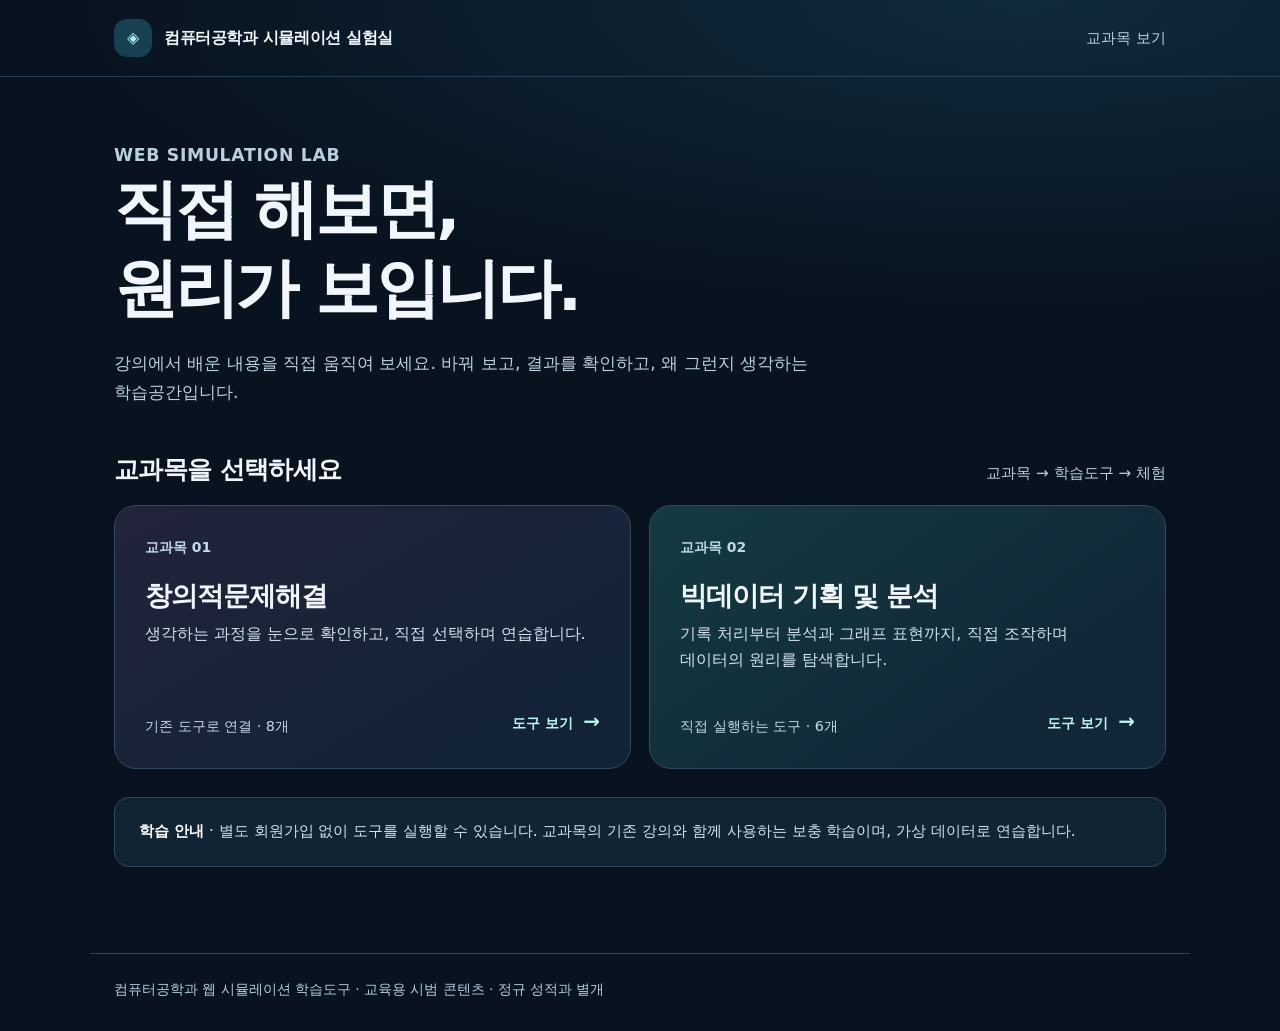
<file: index.html>
<!doctype html>
<html lang="ko"><head><meta name="robots" content="noindex,nofollow"><meta charset="utf-8"><meta name="viewport" content="width=device-width,initial-scale=1"><meta name="description" content="컴퓨터공학과 교과목별 체험형 학습도구"><title>컴퓨터공학과 웹 시뮬레이션 학습도구</title><link rel="stylesheet" href="assets/site.css"><script defer src="assets/catalog.js"></script><script defer src="assets/app.js"></script></head>
<body data-base="./"><header><div class="header-inner"><a class="logo" href="index.html"><span class="logo-symbol" aria-hidden="true">◈</span> 컴퓨터공학과 시뮬레이션 실험실</a><nav class="top-nav" aria-label="상단 이동"><a href="#courses">교과목 보기</a></nav></div></header>
<main class="shell"><section class="hero" aria-labelledby="hero-title"><p class="eyebrow">WEB SIMULATION LAB</p><h1 id="hero-title">직접 해보면,<br>원리가 보입니다.</h1><p>강의에서 배운 내용을 직접 움직여 보세요. 바꿔 보고, 결과를 확인하고, 왜 그런지 생각하는 학습공간입니다.</p></section>
<section id="courses" aria-labelledby="course-title"><div class="section-heading"><h2 id="course-title">교과목을 선택하세요</h2><p class="section-sub">교과목 → 학습도구 → 체험</p></div><div id="course-list" class="course-grid"><noscript><p>JavaScript를 켜면 교과목 목록을 볼 수 있습니다. <a href="courses/bigdata-planning-analysis/index.html">빅데이터 기획 및 분석</a> / <a href="courses/creative-problem-solving/index.html">창의적문제해결</a></p></noscript></div></section>
<div class="tip"><strong>학습 안내</strong> · 별도 회원가입 없이 도구를 실행할 수 있습니다. 교과목의 기존 강의와 함께 사용하는 보충 학습이며, 가상 데이터로 연습합니다.</div></main>
<footer><div class="footer-inner">컴퓨터공학과 웹 시뮬레이션 학습도구 · 교육용 시범 콘텐츠 · 정규 성적과 별개</div></footer></body></html>
</file>
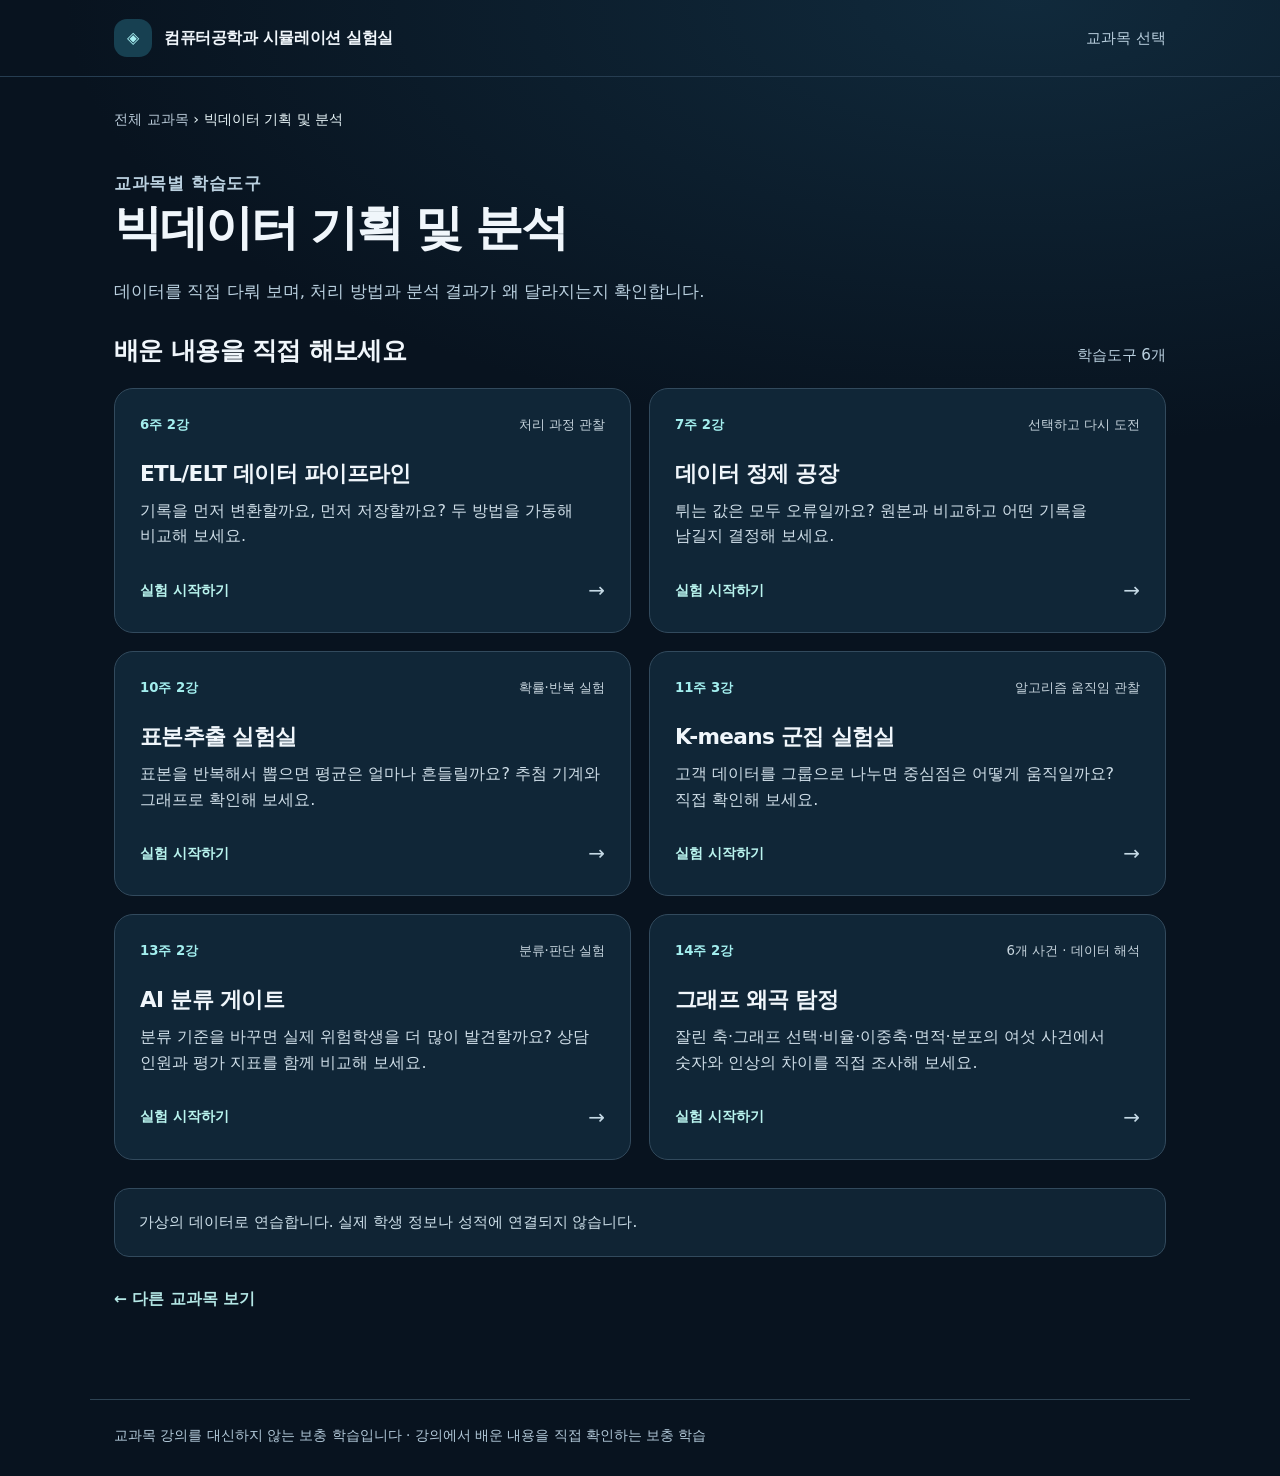
<file: courses/bigdata-planning-analysis/index.html>
<!doctype html>
<html lang="ko"><head><meta name="robots" content="noindex,nofollow"><meta charset="utf-8"><meta name="viewport" content="width=device-width,initial-scale=1"><meta name="description" content="빅데이터 기획 및 분석 체험형 학습도구"><title>빅데이터 기획 및 분석 | 컴퓨터공학과 시뮬레이션 실험실</title><link rel="stylesheet" href="../../assets/site.css"><script defer src="../../assets/catalog.js"></script><script defer src="../../assets/app.js"></script></head>
<body data-base="../../" data-course="bigdata"><header><div class="header-inner"><a class="logo" href="../../index.html"><span class="logo-symbol" aria-hidden="true">◈</span> 컴퓨터공학과 시뮬레이션 실험실</a><nav class="top-nav" aria-label="상단 이동"><a href="../../index.html">교과목 선택</a></nav></div></header>
<main class="shell"><nav class="crumb" aria-label="현재 위치"><a href="../../index.html">전체 교과목</a> <span aria-hidden="true">›</span> <span aria-current="page">빅데이터 기획 및 분석</span></nav>
<section class="hero course-hero"><p class="eyebrow">교과목별 학습도구</p><h1>빅데이터 기획 및 분석</h1><p>데이터를 직접 다뤄 보며, 처리 방법과 분석 결과가 왜 달라지는지 확인합니다.</p></section>
<section aria-labelledby="tool-title"><div class="section-heading"><h2 id="tool-title">배운 내용을 직접 해보세요</h2><p class="section-sub" id="tool-count">학습도구 보기</p></div><div id="tool-list" class="tool-grid"><noscript><p>도구 목록을 보려면 JavaScript를 켜주세요.</p></noscript></div></section>
<div class="tip" id="course-note"></div><a href="../../index.html" class="bottom-nav">← 다른 교과목 보기</a></main>
<footer><div class="footer-inner">교과목 강의를 대신하지 않는 보충 학습입니다 · 강의에서 배운 내용을 직접 확인하는 보충 학습</div></footer></body></html>
</file>
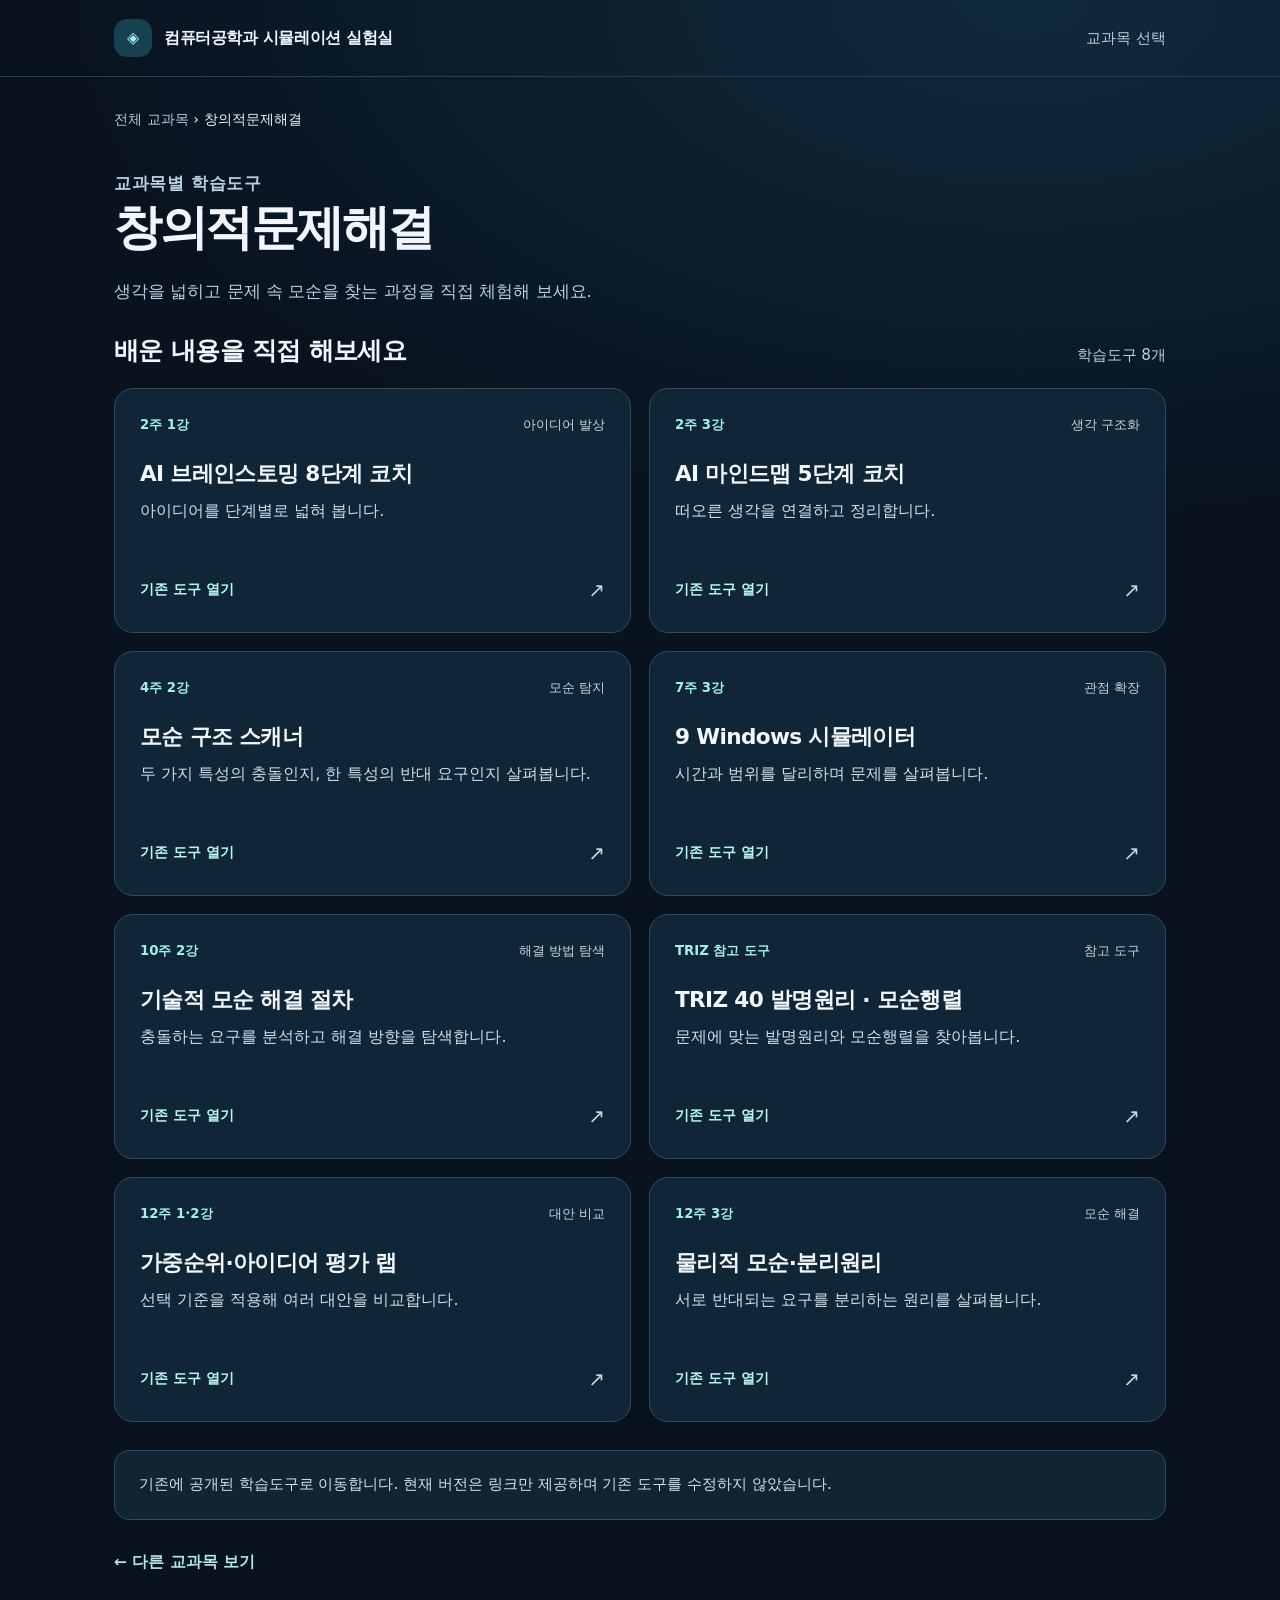
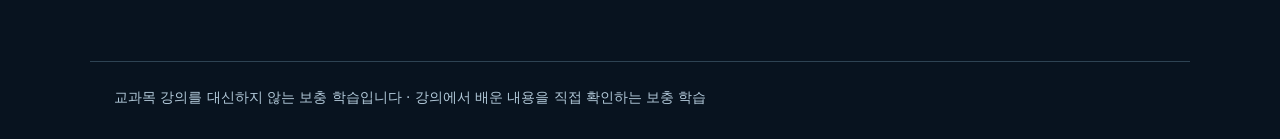
<file: courses/creative-problem-solving/index.html>
<!doctype html>
<html lang="ko"><head><meta name="robots" content="noindex,nofollow"><meta charset="utf-8"><meta name="viewport" content="width=device-width,initial-scale=1"><meta name="description" content="창의적문제해결 체험형 학습도구"><title>창의적문제해결 | 컴퓨터공학과 시뮬레이션 실험실</title><link rel="stylesheet" href="../../assets/site.css"><script defer src="../../assets/catalog.js"></script><script defer src="../../assets/app.js"></script></head>
<body data-base="../../" data-course="creative"><header><div class="header-inner"><a class="logo" href="../../index.html"><span class="logo-symbol" aria-hidden="true">◈</span> 컴퓨터공학과 시뮬레이션 실험실</a><nav class="top-nav" aria-label="상단 이동"><a href="../../index.html">교과목 선택</a></nav></div></header>
<main class="shell"><nav class="crumb" aria-label="현재 위치"><a href="../../index.html">전체 교과목</a> <span aria-hidden="true">›</span> <span aria-current="page">창의적문제해결</span></nav>
<section class="hero course-hero"><p class="eyebrow">교과목별 학습도구</p><h1>창의적문제해결</h1><p>생각을 넓히고 문제 속 모순을 찾는 과정을 직접 체험해 보세요.</p></section>
<section aria-labelledby="tool-title"><div class="section-heading"><h2 id="tool-title">배운 내용을 직접 해보세요</h2><p class="section-sub" id="tool-count">학습도구 보기</p></div><div id="tool-list" class="tool-grid"><noscript><p>도구 목록을 보려면 JavaScript를 켜주세요.</p></noscript></div></section>
<div class="tip" id="course-note"></div><a href="../../index.html" class="bottom-nav">← 다른 교과목 보기</a></main>
<footer><div class="footer-inner">교과목 강의를 대신하지 않는 보충 학습입니다 · 강의에서 배운 내용을 직접 확인하는 보충 학습</div></footer></body></html>
</file>
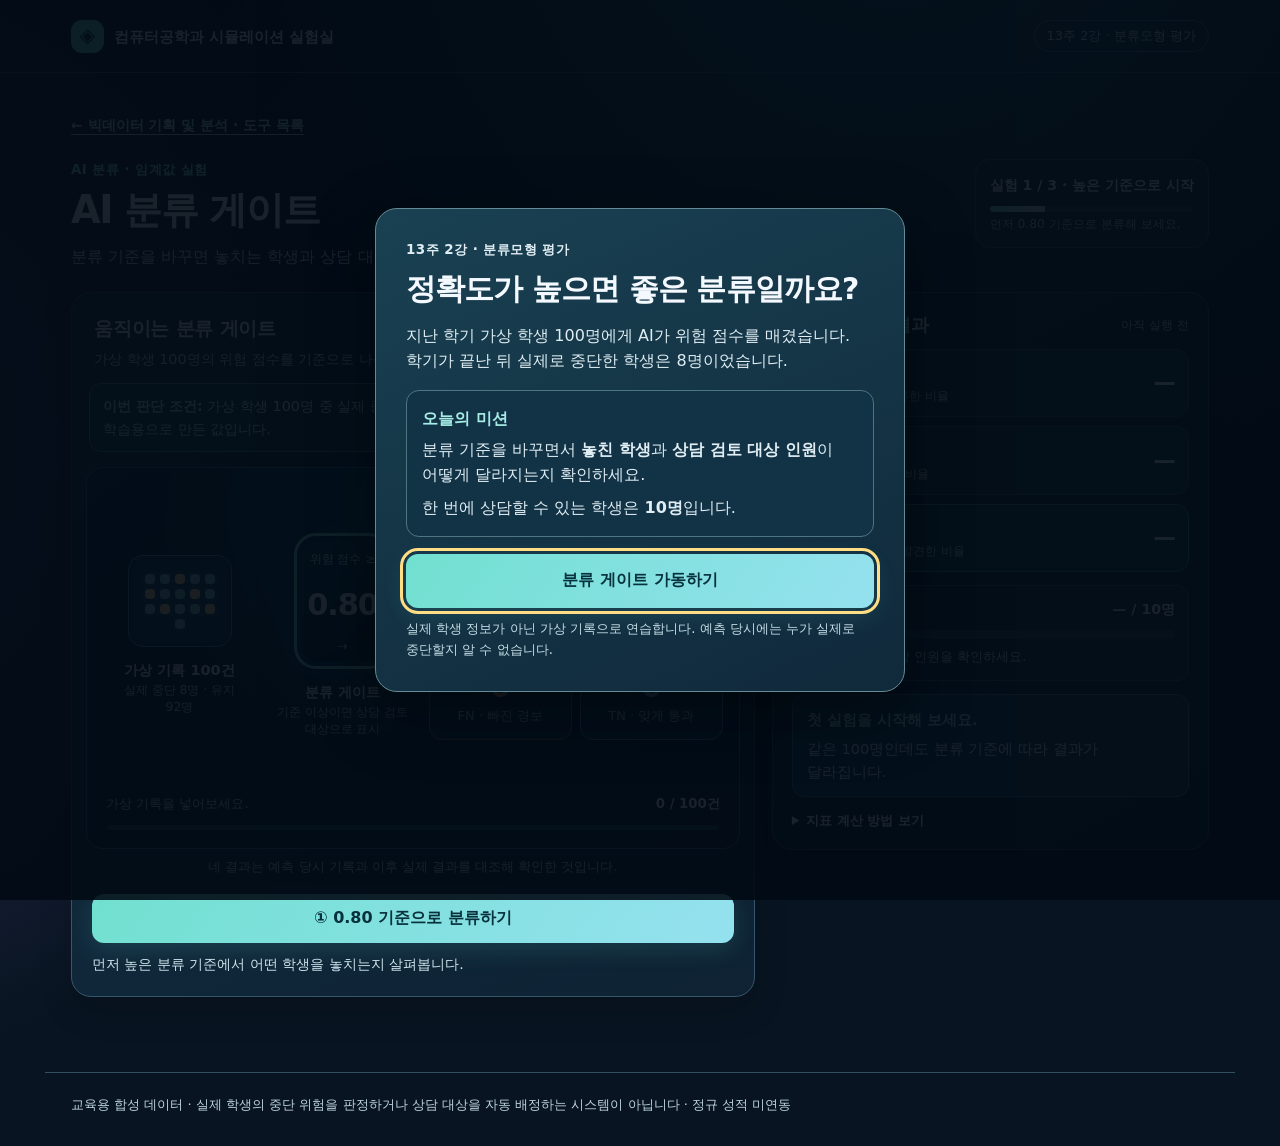
<file: tools/classification-gate/index.html>
<!DOCTYPE html>
<html lang="ko">
<head><meta name="robots" content="noindex,nofollow">
<meta charset="utf-8">
<meta name="viewport" content="width=device-width,initial-scale=1">
<meta name="description" content="분류 기준을 바꾸며 정확도·정밀도·재현율과 상담 가능 인원을 비교하는 교육용 시뮬레이션">
<title>13-2 AI 분류 게이트 | 컴퓨터공학과 웹 시뮬레이션 학습도구</title>
<style>
:root{color-scheme:dark;--bg:#081421;--panel:#10293a;--panel2:#15364a;--line:#36576b;--text:#f4f9ff;--muted:#cee2ee;--mint:#8ee8df;--yellow:#ffd48c;--orange:#ffbc9a;--blue:#9cbefa;--shadow:0 20px 65px #0006}
*{box-sizing:border-box} [hidden]{display:none!important}html{scroll-behavior:smooth}body{margin:0;background:radial-gradient(circle at 70% -13%,#245769 0,transparent 44%),radial-gradient(circle at -15% 39%,#33315a 0,transparent 38%),var(--bg);color:var(--text);font:16px/1.58 system-ui,-apple-system,"Malgun Gothic","Apple SD Gothic Neo",sans-serif;word-break:keep-all;overflow-wrap:break-word;min-width:300px}
button,input,textarea{font:inherit}button{cursor:pointer}button:disabled{cursor:not-allowed;opacity:.6}a{color:inherit;text-decoration:none}a:hover{text-decoration:underline;text-underline-offset:4px}:focus-visible{outline:3px solid #ffdd84;outline-offset:3px}button{min-height:46px} .sr-only{position:absolute;width:1px;height:1px;overflow:hidden;clip:rect(0,0,0,0);white-space:nowrap}
.topbar{border-bottom:1px solid #3d5869}.nav,.wrap,.foot{max-width:1190px;margin:0 auto;padding-left:26px;padding-right:26px}.nav{min-height:72px;display:flex;align-items:center;justify-content:space-between;gap:12px}.brand{display:inline-flex;gap:10px;align-items:center;font-weight:800;font-size:.91rem}.brand-icon{width:33px;height:33px;border-radius:11px;background:#72d6cf;color:#082937;display:grid;place-items:center;font-size:1.25rem}.nav-tag{font-size:.8rem;color:#d9edf5;border:1px solid #4c7583;border-radius:99px;padding:5px 12px;white-space:nowrap}
.wrap{padding-top:34px;padding-bottom:56px}.eyebrow{color:var(--mint);font-size:.84rem;font-weight:800;letter-spacing:.035em;margin:0 0 7px}.hero{display:flex;justify-content:space-between;align-items:flex-start;gap:23px;margin-bottom:23px}.hero h1{font-size:clamp(2rem,3vw,2.9rem);line-height:1.22;margin:0 0 10px;letter-spacing:-.036em}.hero p.desc{margin:0;color:#d6e8f0;max-width:680px}.progress{border:1px solid #416171;border-radius:15px;padding:12px 14px;background:#153247;min-width:208px;max-width:290px}.progress small{display:block;color:#bed2de;margin-top:3px;font-size:.77rem}.progress strong{font-size:.88rem}.track{background:#254357;border-radius:20px;height:6px;margin-top:9px;overflow:hidden}.track span{display:block;width:26%;height:100%;background:linear-gradient(90deg,#79dcce,#d0e6f8);transition:width .2s}
.layout{display:grid;grid-template-columns:minmax(0,1.22fr) minmax(300px,.78fr);gap:17px;align-items:start}.panel{background:linear-gradient(154deg,#133246,#0e2233);border:1px solid var(--line);border-radius:20px;box-shadow:0 13px 35px #0002;min-width:0}.panel-head{padding:21px 22px 0}.panel h2{font-size:1.18rem;margin:0;letter-spacing:-.01em}.panel-desc{color:#c7dfec;font-size:.9rem;margin:4px 0 0}.stage{margin:15px 14px 0;padding:17px 16px 18px;border:1px solid #3b7184;border-radius:17px;background:radial-gradient(circle at 51% 14%,#165166 0,transparent 55%),linear-gradient(145deg,#09243a,#0a1d2e);position:relative;overflow:hidden;min-height:338px}.machine-flow{display:grid;grid-template-columns: minmax(92px,1fr) minmax(105px,1fr) minmax(0,1.92fr);gap:10px;align-items:center;min-height:300px}.machine-block{align-self:stretch;display:flex;flex-direction:column;justify-content:center;align-items:center;gap:12px;min-width:0}.pile{width:104px;height:92px;border:1px solid #5a9bba;border-radius:15px;background:#163c4f;display:flex;flex-wrap:wrap;gap:5px;padding:18px 15px;align-content:center;justify-content:center;box-shadow:inset 0 0 0 4px #132f42}.pile span{width:10px;height:10px;border-radius:4px;background:#8ccbdc;box-shadow:0 0 8px #85d3d953}.pile span:nth-child(3n){background:#ffdc9a}.block-name{font-size:.9rem;font-weight:800;text-align:center}.block-note{color:#c6dbe7;font-size:.78rem;text-align:center;line-height:1.36;max-width:140px}.gate-device{width:97px;height:136px;display:flex;align-items:center;flex-direction:column;justify-content:space-between;border:3px solid #8adeca;border-radius:22px;background:linear-gradient(165deg,#164453,#09212d);box-shadow:0 0 30px #4cfbc116,inset 0 0 0 5px #123b47;padding:14px 7px}.gate-arrow{font-size:1.7rem;color:var(--mint);line-height:1}.gate-value{font-size:1.9rem;font-weight:900;font-variant-numeric:tabular-nums;letter-spacing:-.035em}.gate-device span{font-size:.76rem;color:#d6ecf4}.bins{display:grid;grid-template-columns:repeat(2,minmax(0,1fr));gap:8px;align-self:stretch;align-content:center}.bin{border:1px solid #5d8190;background:#173447;border-radius:13px;padding:10px 7px;min-height:101px;display:flex;flex-direction:column;justify-content:center;align-items:center;gap:3px;position:relative}.bin strong{font-size:1.78rem;line-height:1.1;font-variant-numeric:tabular-nums}.bin span{font-size:.8rem;font-weight:800;text-align:center;line-height:1.28}.bin small{font-size:.7rem;color:#cbdfe9}.bin.tp{border-color:#3b9c8a}.bin.tp strong{color:var(--mint)}.bin.fp{border-color:#a48155}.bin.fp strong{color:var(--yellow)}.bin.fn{border-color:#aa6a57}.bin.fn strong{color:var(--orange)}.bin.tn{border-color:#6c87ba}.bin.tn strong{color:var(--blue)}.fly-token{position:absolute;width:11px;height:11px;border-radius:5px;left:0;top:0;z-index:4;pointer-events:none;box-shadow:0 0 8px currentColor;opacity:0}.fly-token.tp{background:var(--mint);color:var(--mint)}.fly-token.fp{background:var(--yellow);color:var(--yellow)}.fly-token.fn{background:var(--orange);color:var(--orange)}.fly-token.tn{background:var(--blue);color:var(--blue)}.stage-bottom{display:flex;justify-content:space-between;align-items:center;color:#cde2ec;font-size:.83rem;margin:9px 3px 0;gap:8px}.counter{font-variant-numeric:tabular-nums;font-weight:850;color:#f4fafb}.run-progress{height:5px;background:#274758;border-radius:20px;margin:10px 4px 0;overflow:hidden}.run-progress span{height:100%;display:block;background:var(--mint);width:0%;transition:width .1s linear}.stage-label{font-size:.81rem;text-align:center;color:#c4e3e4;padding:8px 16px 0;margin:0}
.primary-actions{padding:16px 20px 21px}.button-row{display:flex;gap:9px;flex-wrap:wrap}.btn{min-height:49px;border:1px solid #50778b;background:#21465a;color:#f4faff;border-radius:12px;padding:10px 15px;font-weight:800;line-height:1.3}.btn:hover:not(:disabled){filter:brightness(1.1)}.btn-primary{background:linear-gradient(125deg,#71e0d0,#95e1ef);color:#07313d;border:0;box-shadow:0 7px 24px #65eadc22}.btn-primary:disabled{color:#1c4350}.btn-wide{flex:1 1 190px}.helper{font-size:.88rem;margin:10px 0 0;color:#cee3ec}.exp-control{padding:15px 17px;border:1px solid #426d82;background:#15384c;border-radius:15px;margin-top:15px}.exp-control h3{font-size:1rem;margin:0 0 5px}.exp-control p{font-size:.86rem;margin:0 0 12px;color:#d5e5ee}.segments{display:flex;gap:7px;flex-wrap:wrap}.segment{background:#224a5f;color:#e8f4f9;border:1px solid #587b8b;border-radius:11px;min-height:43px;padding:8px 16px;font-weight:800}.segment[aria-pressed=true]{background:#87e4dc;color:#072b39;border-color:#87e4dc}.control-note{margin-top:9px!important;margin-bottom:0!important}.advanced{margin-top:12px;border-top:1px solid #486879;padding-top:10px}.advanced summary{font-size:.85rem;cursor:pointer;font-weight:760;color:#d4e8f1}.advanced label{font-size:.86rem;display:block;margin:10px 0 8px}.range-row{display:flex;gap:14px;align-items:center}.range-row input{flex:1;accent-color:#74dfd6;min-width:0}.range-row output{font-weight:850;font-variant-numeric:tabular-nums;min-width:48px;text-align:right}.advanced p{font-size:.78rem;color:#c7dce7;margin:4px 0 0}
.metrics{padding:18px 19px}.metric-head{display:flex;align-items:center;justify-content:space-between;gap:6px;margin-bottom:9px}.metric-head h2{font-size:1.12rem}.metric-head span{font-size:.77rem;color:#b7d6e1;white-space:nowrap}.measure{padding:10px 12px;border:1px solid #426172;background:#19394b;border-radius:13px;margin-top:9px;display:flex;justify-content:space-between;gap:13px;align-items:center}.measure .metric-name{font-weight:800;font-size:.9rem}.measure .metric-desc{font-size:.78rem;color:#cfe1ec;margin-top:4px}.measure strong{font-size:1.4rem;font-variant-numeric:tabular-nums;white-space:nowrap}.measure.highlight{border-color:#51998f;background:#173e4c}.capacity{margin-top:13px;padding:12px 13px;background:#172f41;border:1px solid #405e71;border-radius:12px}.capacity .cap-head{display:flex;justify-content:space-between;gap:8px;font-weight:800;font-size:.88rem}.capacity .cap-track{width:100%;height:9px;background:#2c495c;border-radius:40px;overflow:hidden;margin:10px 0 7px}.capacity .cap-fill{width:0%;height:100%;background:#73d9cd;border-radius:40px;transition:width .3s}.capacity.over{border-color:#c18b64}.capacity.over .cap-fill{background:#f7bb7d}.capacity .cap-message{margin:0;color:#d5e6ee;font-size:.84rem}.insight{margin-top:13px;background:#1c4254;border-radius:12px;border:1px solid #4d7889;padding:13px 14px;font-size:.91rem}.insight strong{color:#a6eee5}.insight p{margin:6px 0 0}.subdetails{margin-top:13px;font-size:.84rem}.subdetails summary{cursor:pointer;font-weight:750}.subdetails p{margin:7px 0 0;color:#c9e0ea}.foot{border-top:1px solid #315064;padding-top:22px;padding-bottom:30px;color:#bdd3df;font-size:.82rem}
.lower{margin-top:19px;display:grid;grid-template-columns:minmax(0,1.1fr) minmax(0,.9fr);gap:17px;align-items:start}.below-panel{padding:20px 21px}.below-panel h2{font-size:1.16rem;margin:0 0 7px}.below-panel p{color:#d3e5ed;margin:0 0 12px;font-size:.92rem}.history{overflow-x:auto}.history table{border-collapse:collapse;width:100%;font-variant-numeric:tabular-nums;text-align:right;white-space:nowrap;font-size:.84rem}.history th,.history td{padding:10px 8px;border-bottom:1px solid #365468}.history th:first-child,.history td:first-child{text-align:left}.history th{color:#d1e5ef;font-weight:760}.history .current{background:#204658}.mission-choice{display:flex;gap:8px;flex-wrap:wrap;margin-top:10px}.mission-choice button{background:#1e4256;border:1px solid #56788c;color:white;border-radius:10px;padding:9px 13px;font-weight:760}.mission-choice button[aria-pressed=true]{background:#80ded4;color:#0b2e3b}.mission-textarea{width:100%;min-height:75px;background:#102b3e;border:1px solid #5c7e90;color:#fff;border-radius:10px;padding:11px 12px;margin-top:9px;resize:vertical}.decision-feedback{padding:12px;background:#204658;border-radius:10px;border:1px solid #517685;font-size:.9rem;margin-top:10px}.capacity-options{display:flex;gap:8px;margin:8px 0 12px}.capacity-options button{border:1px solid #527486;background:#23445b;color:#fff;border-radius:10px;padding:8px 14px;font-weight:760}.capacity-options button[aria-pressed=true]{background:#82e3d8;color:#07303d}.mini-note{font-size:.81rem!important;color:#c7dfea!important}
.overlay{position:fixed;inset:0;z-index:20;display:grid;place-items:center;padding:15px;background:#020b15e6;overflow-y:auto}.dialog{width:min(530px,100%);max-height:calc(100dvh - 30px);overflow-y:auto;background:linear-gradient(156deg,#194152,#10293b);border-radius:22px;border:1px solid #648b95;padding:30px;box-shadow:var(--shadow)}.dialog .eyebrow{margin:0 0 8px}.dialog h2{font-size:clamp(1.4rem,3vw,1.87rem);line-height:1.35;letter-spacing:-.03em;margin:0 0 14px}.dialog p{margin:0 0 13px;color:#e0eef4}.story{padding:15px;background:#123246;border:1px solid #4d7582;border-radius:13px;margin:16px 0 17px}.story strong{color:#a7ede6}.dialog .btn{width:100%;min-height:54px}.dialog .small{font-size:.83rem;color:#c5dce7;margin:11px 0 0}.statusline{margin-top:13px;font-size:.85rem;color:#c8e1e8}
@media(max-width:1020px){.layout{grid-template-columns:1fr}.stage{max-width:770px;margin-left:auto;margin-right:auto}.lower{grid-template-columns:1fr}}
@media(max-width:650px){.nav,.wrap,.foot{padding-left:16px;padding-right:16px}.nav{min-height:60px}.brand{font-size:.8rem;gap:6px}.brand-icon{width:28px;height:28px}.nav-tag{font-size:.69rem;padding:4px 7px}.wrap{padding-top:25px}.hero{display:block}.hero h1{font-size:2rem}.progress{margin-top:18px;max-width:none}.panel{border-radius:16px}.panel-head{padding:18px 16px 0}.stage{margin:12px 8px 0;padding:11px 8px 14px;min-height:0}.machine-flow{grid-template-columns:1fr;min-height:0;gap:11px}.machine-block{align-self:auto;gap:4px}.machine-block.in{flex-direction:row;gap:13px}.machine-block.gating{flex-direction:row;gap:12px;justify-content:center}.pile{width:86px;height:50px;padding:8px;gap:3px}.pile span{width:7px;height:7px}.gate-device{height:59px;width:146px;border-radius:15px;flex-direction:row;padding:5px 13px;justify-content:space-around}.gate-arrow{font-size:1.25rem}.gate-value{font-size:1.45rem}.gate-device span{font-size:.72rem}.block-name{font-size:.82rem}.block-note{font-size:.72rem}.bins{width:100%;gap:7px}.bin{min-height:76px;padding:7px 5px}.bin strong{font-size:1.45rem}.bin span{font-size:.77rem}.bin small{font-size:.69rem}.stage-bottom{font-size:.78rem}.primary-actions{padding:13px 14px 16px}.exp-control{padding:12px}.metrics{padding:18px 15px}.below-panel{padding:18px 15px}.measure strong{font-size:1.27rem}.dialog{padding:23px 19px}.dialog h2{font-size:1.46rem}}
@media(max-width:365px){.nav-tag{display:none}.gate-device{width:127px}.bin span{font-size:.72rem}.measure{gap:7px;padding:9px}}
@media(prefers-reduced-motion:reduce){html{scroll-behavior:auto}.track span,.run-progress span,.capacity .cap-fill{transition:none}}

/* v1.3 D2: individual evidence is linked to the same 100 synthetic records. */
.scenario-strip{margin:12px 17px 0;padding:11px 13px;border:1px solid #5a8d8c;background:#173b48;border-radius:12px;color:#e0f8f6;font-size:.9rem}
.scenario-strip strong{color:#aef1e5}
.trace-card{margin:5px 19px 20px;padding:18px;border:1px solid #5b8d9a;background:linear-gradient(135deg,#153d4d,#112b3e);border-radius:17px}
.trace-card h3{font-size:1.05rem;margin:0 0 6px}
.trace-card p{font-size:.91rem;color:#d2e6ef;margin:0 0 12px}
.trace-options{display:flex;gap:8px;flex-wrap:wrap;margin-bottom:14px}
.trace-options button{border:1px solid #6b93a6;border-radius:10px;min-height:42px;padding:8px 10px;background:#21485e;color:#eff8ff;font-size:.86rem;font-weight:760}
.trace-options button[aria-pressed=true]{background:#a7ede5;color:#10303f;border-color:#a7ede5}
.trace-options button:disabled{opacity:.48;cursor:not-allowed}
.trace-flow{display:grid;grid-template-columns:repeat(4,minmax(0,1fr));gap:8px;margin-top:12px}
.trace-step{padding:11px 10px;border:1px solid #416b7d;border-radius:11px;background:#102a3c;min-width:0}
.trace-step .trace-label{display:block;font-size:.74rem;color:#b6d6e2}
.trace-step strong{display:block;font-size:1.02rem;margin-top:6px;overflow-wrap:anywhere}
.trace-category{margin:13px 0 11px!important;font-weight:750;color:#b6f1dc!important}
.trace-card .btn{min-height:44px}
.bin.trace-active{outline:3px solid #ffdf8a;outline-offset:1px;box-shadow:0 0 0 6px #ffc36d22}
.trace-token{position:absolute;z-index:8;width:18px;height:18px;border-radius:50%;background:#ffe19b;box-shadow:0 0 0 4px #fff2b447,0 0 23px #ffe7a5;top:0;left:0;pointer-events:none}
@media(max-width:650px){.scenario-strip{margin:9px 12px 0}.trace-card{margin:3px 12px 16px;padding:14px}.trace-flow{grid-template-columns:repeat(2,minmax(0,1fr));gap:6px}.trace-step strong{font-size:.93rem}.trace-options button{font-size:.82rem}}
/* RC1: increase readability of result labels on mobile and desktop */
.nav-tag,.bin small{font-size:13px}

/* D5: course navigation and mobile legibility, no model changes. */
.course-return{margin:0 0 14px;font-size:14px;font-weight:750;line-height:1.55}
.course-return a{color:#bfeae6;display:inline-flex;align-items:center;min-height:38px;padding:5px 0;text-decoration:underline;text-underline-offset:4px}
@media(max-width:660px){.bin span{font-size:.85rem}.bin small{font-size:.8rem}.progress small{font-size:.83rem}}
</style>
</head>
<body>
<header class="topbar"><div class="nav"><a class="brand" href="../../index.html"><span class="brand-icon" aria-hidden="true">◈</span>컴퓨터공학과 시뮬레이션 실험실</a><span class="nav-tag">13주 2강 · 분류모형 평가</span></div></header>
<main class="wrap">
<nav class="course-return" aria-label="교과목 도구 목록으로 돌아가기"><a href="../../courses/bigdata-planning-analysis/index.html">← 빅데이터 기획 및 분석 · 도구 목록</a></nav>
<section class="hero"><div><p class="eyebrow">AI 분류 · 임계값 실험</p><h1>AI 분류 게이트</h1><p class="desc">분류 기준을 바꾸면 놓치는 학생과 상담 대상은 어떻게 달라질까요?</p></div><div class="progress" aria-label="학습 진행 상황"><strong id="progress-title">실험 1 / 3 · 높은 기준으로 시작</strong><div class="track"><span id="progress-fill"></span></div><small id="progress-caption">먼저 가상 기록 100건을 분류해 보세요.</small></div></section>
<div class="layout">
<section class="panel" aria-labelledby="machine-title"><div class="panel-head"><h2 id="machine-title">움직이는 분류 게이트</h2><p class="panel-desc">가상 학생 100명의 위험 점수를 기준으로 나눕니다.</p></div>
<p class="scenario-strip" id="scenario-strip"><strong>이번 판단 조건:</strong> 가상 학생 100명 중 실제 중단 8명 · 상담 검토 가능 인원 <strong id="scenario-capacity">10명</strong>. 모든 점수는 학습용으로 만든 값입니다.</p>
<div class="stage" id="machine-stage"><div class="machine-flow">
<div id="source" class="machine-block in"><div class="pile" aria-hidden="true"><span></span><span></span><span></span><span></span><span></span><span></span><span></span><span></span><span></span><span></span><span></span><span></span><span></span><span></span><span></span><span></span></div><div><div class="block-name">가상 기록 100건</div><div class="block-note">실제 중단 8명 · 유지 92명</div></div></div>
<div class="machine-block gating"><div class="gate-device" id="gate-device" aria-label="위험 점수 분류 기준"><span>위험 점수 ≥</span><strong class="gate-value" id="gate-value">0.80</strong><span class="gate-arrow" aria-hidden="true">⇢</span></div><div><div class="block-name">분류 게이트</div><div class="block-note">기준 이상이면 상담 검토 대상으로 표시</div></div></div>
<div class="bins" id="bins">
<div class="bin tp" data-bin="tp"><span>중단 학생 발견</span><strong id="count-tp">0</strong><small>TP · 맞게 경보</small></div>
<div class="bin fp" data-bin="fp"><span>유지 학생에 경보</span><strong id="count-fp">0</strong><small>FP · 불필요한 경보</small></div>
<div class="bin fn" data-bin="fn"><span>중단 학생 놓침</span><strong id="count-fn">0</strong><small>FN · 빠진 경보</small></div>
<div class="bin tn" data-bin="tn"><span>유지 학생 통과</span><strong id="count-tn">0</strong><small>TN · 맞게 통과</small></div>
</div></div><div class="stage-bottom"><span id="moving-caption">가상 기록을 넣어보세요.</span><span class="counter" id="run-counter">0 / 100건</span></div><div class="run-progress"><span id="run-bar"></span></div></div>
<p class="stage-label">네 결과는 예측 당시 기록과 이후 실제 결과를 대조해 확인한 것입니다.</p>
<div class="primary-actions"><div class="button-row"><button class="btn btn-primary btn-wide" type="button" id="run-btn">① 0.80 기준으로 분류하기</button><button class="btn" id="pause-btn" type="button" hidden>일시정지</button><button class="btn" id="skip-btn" type="button" hidden>결과 바로 보기</button></div><p class="helper" id="run-helper" aria-live="polite">먼저 높은 분류 기준에서 어떤 학생을 놓치는지 살펴봅니다.</p>
<div id="threshold-controls" class="exp-control" hidden><h3>분류 기준을 바꿔보세요</h3><p>기준을 낮추면 상담 검토 대상이 더 늘어날 수 있어요.</p><div class="segments" role="group" aria-label="분류 기준 선택"><button class="segment" type="button" data-threshold="0.8" aria-pressed="true">0.80</button><button class="segment" type="button" data-threshold="0.6" aria-pressed="false">0.60</button><button class="segment" type="button" data-threshold="0.4" aria-pressed="false">0.40</button></div><p class="control-note" id="threshold-hint">다른 기준을 선택하고 분류를 다시 실행하세요.</p>
<details class="advanced" id="advanced"><summary>더 자세히 조절하기</summary><label for="threshold-range">분류 기준 (0.30~0.90)</label><div class="range-row"><input type="range" id="threshold-range" min="0.30" max="0.90" step="0.05" value="0.80"><output for="threshold-range" id="range-value">0.80</output></div><p>점수가 기준 이상이면 상담 검토 대상으로 표시합니다. 실제 위험 여부는 사후에 확인합니다.</p></details></div>
<section class="trace-card" id="trace-card" aria-labelledby="trace-title" hidden>
  <h3 id="trace-title">🔍 기록 하나의 분류 경로를 따라가 보세요</h3>
  <p>아래 버튼을 누르면 해당 결과에 속하는 <strong>실제 합성 기록 1건</strong>을 고릅니다. 같은 기록이 기준 변경 후에도 어떻게 분류되는지 비교할 수 있습니다.</p>
  <div class="trace-options" role="group" aria-label="살펴볼 분류 결과 선택">
    <button type="button" data-trace="tp" aria-pressed="false">TP · 발견</button>
    <button type="button" data-trace="fp" aria-pressed="false">FP · 불필요한 경보</button>
    <button type="button" data-trace="fn" aria-pressed="false">FN · 놓침</button>
    <button type="button" data-trace="tn" aria-pressed="false">TN · 통과</button>
  </div>
  <div class="trace-flow" id="trace-flow" aria-live="polite" aria-label="개별 기록의 분류 근거">
    <div class="trace-step"><span class="trace-label">합성 기록 ID</span><strong id="trace-id">—</strong></div>
    <div class="trace-step"><span class="trace-label">점수 / 기준</span><strong id="trace-score">—</strong></div>
    <div class="trace-step"><span class="trace-label">당시 예측</span><strong id="trace-predicted">—</strong></div>
    <div class="trace-step"><span class="trace-label">사후 실제 결과</span><strong id="trace-actual">—</strong></div>
  </div>
  <p class="trace-category" id="trace-explain">선택된 기록의 이동 이유가 여기에 표시됩니다.</p>
  <button type="button" class="btn" id="trace-play">▶ 이 기록만 게이트에 다시 흘려보기</button>
</section>
</section>
<aside class="panel metrics" aria-label="분류 결과"><div class="metric-head"><h2>지금 분류한 결과</h2><span id="metric-threshold">아직 실행 전</span></div>
<div class="measure"><div><div class="metric-name">정확도</div><div class="metric-desc">전체에서 맞게 분류한 비율</div></div><strong id="metric-accuracy">—</strong></div>
<div class="measure"><div><div class="metric-name">정밀도</div><div class="metric-desc">경보 중 실제 중단 비율</div></div><strong id="metric-precision">—</strong></div>
<div class="measure highlight"><div><div class="metric-name">재현율</div><div class="metric-desc">실제 중단 8명 중 발견한 비율</div></div><strong id="metric-recall">—</strong></div>
<div class="capacity" id="capacity-box"><div class="cap-head"><span>상담 가능 인원</span><span id="cap-count">— / 10명</span></div><div class="cap-track"><div id="cap-fill" class="cap-fill"></div></div><p class="cap-message" id="cap-message">분류 후 상담 대상 인원을 확인하세요.</p></div>
<div class="insight" id="insight" aria-live="polite"><strong>첫 실험을 시작해 보세요.</strong><p>같은 100명인데도 분류 기준에 따라 결과가 달라집니다.</p></div>
<details class="subdetails"><summary>지표 계산 방법 보기</summary><p>정확도 = (TP+TN)/100 · 정밀도 = TP/(TP+FP) · 재현율 = TP/(TP+FN). 분모가 0일 때에는 0%로 단정하지 않고 계산 불가로 표시합니다.</p></details></aside>
</div>
<div class="lower"><section class="panel below-panel" id="history-panel" hidden><h2>기준별 결과 비교</h2><p>같은 기록 100건을 다른 기준으로 분류한 결과입니다.</p><div class="history"><table><thead><tr><th>기준</th><th>대상</th><th>정확도</th><th>재현율</th></tr></thead><tbody id="history-body"></tbody></table></div><p class="mini-note">상담 인원이 같아도 경보가 정확한지는 따로 확인해야 합니다.</p></section>
<section class="panel below-panel" id="decision-panel" hidden><h2>이제 직접 결정해 보세요</h2><p>상담 가능한 학생은 10명입니다. <strong>10명 이내에서 실제 중단 학생을 더 많이 발견</strong>하려면 어느 기준이 좋을까요?</p>
<div class="mission-choice" role="group" aria-label="선택할 기준"><button type="button" data-choice="0.8" aria-pressed="false">0.80</button><button type="button" data-choice="0.6" aria-pressed="false">0.60</button><button type="button" data-choice="0.4" aria-pressed="false">0.40</button></div>
<label for="reason" class="sr-only">선택한 이유</label><textarea id="reason" class="mission-textarea" placeholder="어떤 지표와 상담 인원 조건을 고려했나요?"></textarea><button type="button" class="btn btn-primary" id="judge-btn" disabled>내 판단 확인하기</button><div id="decision-feedback" class="decision-feedback" role="status" hidden></div>
<div id="transfer" hidden><p style="margin-top:16px"><strong>조건이 달라졌습니다.</strong> 상담 가능 인원이 20명으로 늘어나면 같은 기준을 유지할까요?</p><div class="capacity-options" role="group" aria-label="상담 가능 인원"><button type="button" data-capacity="10" aria-pressed="true">10명</button><button type="button" data-capacity="20" aria-pressed="false">20명</button></div><p class="mini-note" id="transfer-note">상담 가능 인원만 바뀌며, 위험점수와 실제 중단 여부는 그대로입니다.</p></div></section></div>
</main>
<footer class="foot">교육용 합성 데이터 · 실제 학생의 중단 위험을 판정하거나 상담 대상을 자동 배정하는 시스템이 아닙니다 · 정규 성적 미연동</footer>
<div class="overlay" id="onboarding" role="dialog" aria-modal="true" aria-labelledby="intro-title"><div class="dialog"><p class="eyebrow">13주 2강 · 분류모형 평가</p><h2 id="intro-title">정확도가 높으면 좋은 분류일까요?</h2><p>지난 학기 가상 학생 100명에게 AI가 위험 점수를 매겼습니다. 학기가 끝난 뒤 실제로 중단한 학생은 8명이었습니다.</p><div class="story"><strong>오늘의 미션</strong><p style="margin:6px 0 0">분류 기준을 바꾸면서 <b>놓친 학생</b>과 <b>상담 검토 대상 인원</b>이 어떻게 달라지는지 확인하세요.</p><p style="margin:8px 0 0">한 번에 상담할 수 있는 학생은 <b>10명</b>입니다.</p></div><button type="button" id="start-btn" class="btn btn-primary">분류 게이트 가동하기</button><p class="small">실제 학생 정보가 아닌 가상 기록으로 연습합니다. 예측 당시에는 누가 실제로 중단할지 알 수 없습니다.</p></div></div>
<script id="classification-script">
'use strict';
/* CLASSIFICATION_CORE_START — logic is pure and suitable for standalone unit tests. */
function makeRecords(){
  const p=[.92,.84,.76,.65,.58,.47,.35,.18];
  const n=[.86,.72,.69,.62,.59,.55,.54,.52,.50,.46,.41];
  let seed=21712026; const rand=()=>{seed=(Math.imul(1664525,seed)+1013904223)>>>0;return seed/4294967296};
  for(let i=0;i<81;i++)n.push(Math.round((.025+.36*rand())*10000)/10000);
  const rows=[...p.map((score,i)=>({id:'S'+String(i+1).padStart(3,'0'),score,actual:1})),...n.map((score,i)=>({id:'S'+String(i+9).padStart(3,'0'),score,actual:0}))];
  // Deterministically shuffle so group membership does not visibly follow row order.
  for(let i=rows.length-1;i>0;i--){let j=Math.floor(rand()*(i+1));[rows[i],rows[j]]=[rows[j],rows[i]]}
  return rows;
}
const RECORDS=makeRecords();
function classify(record,threshold){let predicted=record.score>=threshold;return predicted?(record.actual?'tp':'fp'):(record.actual?'fn':'tn')}
function evaluate(threshold, records=RECORDS){let c={tp:0,fp:0,fn:0,tn:0};for(const row of records)c[classify(row,threshold)]++;let total=records.length,positive=c.tp+c.fp,real=c.tp+c.fn;return {...c,total,flagged:positive,accuracy:total?(c.tp+c.tn)/total:null,precision:positive?c.tp/positive:null,recall:real?c.tp/real:null,threshold}}
function fmtPct(x){return x===null?'계산 불가':(x*100).toFixed(1)+'%'}
/* CLASSIFICATION_CORE_END */
const $=id=>document.getElementById(id), all=(q)=>Array.from(document.querySelectorAll(q));
const state={selected:0.8,last:null,phase:'ready',busy:false,paused:false,runGeneration:0,animations:[],seen:new Map(),revealed:{tp:0,fp:0,fn:0,tn:0},processed:0,decision:null,capacity:10,playedCount:0,traceRecordId:'S003' };
window.classifierState=state; window.classificationTestAPI={makeRecords,RECORDS,classify,evaluate,fmtPct};
const reduced=matchMedia('(prefers-reduced-motion: reduce)');
function phaseLabel(){let n=state.playedCount;if(n===0){$('progress-title').textContent='실험 1 / 3 · 높은 기준으로 시작';$('progress-caption').textContent='먼저 0.80 기준으로 분류해 보세요.';$('progress-fill').style.width='27%'}else if(state.seen.size<2){$('progress-title').textContent='실험 2 / 3 · 기준 변경';$('progress-caption').textContent='기준을 낮추고 결과를 비교하세요.';$('progress-fill').style.width='55%'}else{$('progress-title').textContent='실험 3 / 3 · 결과 판단';$('progress-caption').textContent='상담 인원을 고려해 판단해 보세요.';$('progress-fill').style.width='100%'}}
function showBusy(b){state.busy=b;$('run-btn').disabled=b;all('[data-threshold]').forEach(btn=>btn.disabled=b);$('threshold-range').disabled=b;$('pause-btn').hidden=!b;$('skip-btn').hidden=!b}
function updateThresholdUI(){let t=state.selected;$('gate-value').textContent=t.toFixed(2);$('range-value').textContent=t.toFixed(2);$('threshold-range').value=t.toFixed(2);all('[data-threshold]').forEach(el=>el.setAttribute('aria-pressed',String(Number(el.dataset.threshold)===t)));$('run-btn').textContent=state.playedCount?'새 기준으로 분류하기':'① 0.80 기준으로 분류하기';$('threshold-hint').textContent=state.last&&state.last.threshold===t?'이 기준의 결과를 확인했습니다. 다른 기준도 비교해 보세요.':'새 기준을 선택했습니다. 분류를 실행하면 경로와 숫자가 달라집니다.'}
function setThreshold(t){if(state.busy)return;state.selected=Math.round(Number(t)*100)/100;updateThresholdUI();}
function resetCounters(){state.processed=0;state.revealed={tp:0,fp:0,fn:0,tn:0};['tp','fp','fn','tn'].forEach(x=>$('count-'+x).textContent='0');$('run-counter').textContent='0 / 100건';$('run-bar').style.width='0%';$('moving-caption').textContent='점수 기준에 따라 각 기록이 움직입니다.'}
function increase(key){state.revealed[key]++;state.processed++;$('count-'+key).textContent=state.revealed[key];$('run-counter').textContent=state.processed+' / 100건';$('run-bar').style.width=(state.processed/RECORDS.length*100)+'%';}
function setRunButtons(){if(state.busy){$('pause-btn').textContent=state.paused?'계속 움직이기':'일시정지'}else{$('pause-btn').hidden=true;$('skip-btn').hidden=true}}
function cancelMotion(){state.runGeneration++;for(const a of state.animations){try{a.cancel()}catch(e){}}state.animations=[];all('.fly-token').forEach(x=>x.remove());state.paused=false;}
function flightPoints(target){const stage=$('machine-stage').getBoundingClientRect();const center=el=>{let r=el.getBoundingClientRect();return{x:r.left+r.width/2-stage.left-5.5,y:r.top+r.height/2-stage.top-5.5}};return [center(document.querySelector('.pile')),center($('gate-device')),center(target)];}
function visualToken(rec,i,gen){const category=classify(rec,state.selected);const target=document.querySelector(`[data-bin="${category}"]`);const [p0,p1,p2]=flightPoints(target);const token=document.createElement('div');token.className='fly-token '+category;token.setAttribute('aria-hidden','true');$('machine-stage').appendChild(token);
 const frames=[{transform:`translate(${p0.x}px,${p0.y}px) scale(.6)`,opacity:0},{offset:.13,transform:`translate(${p0.x}px,${p0.y}px) scale(1)`,opacity:1},{offset:.46,transform:`translate(${p1.x}px,${p1.y}px) scale(1)`,opacity:1},{offset:1,transform:`translate(${p2.x}px,${p2.y}px) scale(.7)`,opacity:0.22}];
 const anim=token.animate(frames,{duration:630,delay:i*36,easing:'ease-in-out',fill:'forwards'});state.animations.push(anim);
 anim.onfinish=()=>{token.remove();if(gen!==state.runGeneration)return;increase(category);if(state.processed===RECORDS.length)finishRun()};
}
function completeImmediate(){cancelMotion();let c=evaluate(state.selected);state.revealed={tp:c.tp,fp:c.fp,fn:c.fn,tn:c.tn};state.processed=RECORDS.length;['tp','fp','fn','tn'].forEach(k=>$('count-'+k).textContent=c[k]);$('run-counter').textContent='100 / 100건';$('run-bar').style.width='100%';finishRun();}
function startRun(){if(state.busy)return;cancelMotion();$('trace-card').hidden=true;all('.bin').forEach(bin=>bin.classList.remove('trace-active'));resetCounters();state.phase='running';state.paused=false;showBusy(true);$('run-helper').textContent='가상 기록을 하나씩 분류하고 있습니다.';$('moving-caption').textContent='기준 '+state.selected.toFixed(2)+'로 이동 중…';$('onboarding').hidden=true;const gen=state.runGeneration;
 if(reduced.matches){completeImmediate();return}for(let i=0;i<RECORDS.length;i++)visualToken(RECORDS[i],i,gen);setRunButtons();}
function finishRun(){const r=evaluate(state.selected);state.last=r;state.seen.set(r.threshold,r);state.playedCount++;state.animations=[];state.phase='result';showBusy(false);state.paused=false;setRunButtons();$('moving-caption').textContent='100건 분류 완료 · 기준 '+state.selected.toFixed(2);$('run-helper').textContent='분류가 끝났습니다. 다음에는 기준을 바꿔 비교해 보세요.';$('threshold-controls').hidden=false;updateThresholdUI();renderMetrics();renderHistory();renderRecordTrace();phaseLabel();}
function pauseRun(){if(!state.busy)return;state.paused=!state.paused;for(const a of state.animations){try{state.paused?a.pause():a.play()}catch(e){}}setRunButtons();$('moving-caption').textContent=state.paused?'움직임을 잠시 멈췄습니다.':'다시 분류 중…'}
function renderMetrics(){const r=state.last;if(!r)return;$('metric-threshold').textContent='기준 '+r.threshold.toFixed(2);$('metric-accuracy').textContent=fmtPct(r.accuracy);$('metric-precision').textContent=fmtPct(r.precision);$('metric-recall').textContent=fmtPct(r.recall);$('cap-count').textContent=r.flagged+' / '+state.capacity+'명';$('cap-fill').style.width=Math.min(r.flagged/state.capacity,1)*100+'%';$('capacity-box').classList.toggle('over',r.flagged>state.capacity);$('cap-message').textContent=r.flagged>state.capacity?`상담 가능 인원을 ${r.flagged-state.capacity}명 초과합니다.`:`상담 가능 인원 안에서 검토할 수 있습니다.`;let msg='';if(r.threshold===.8)msg='정확도는 높지만, 실제 중단 8명 중 6명을 놓칩니다.';else if(r.threshold===.6)msg='실제 중단 8명 중 4명을 발견했고, 상담 검토 대상은 8명입니다.';else if(r.threshold===.4)msg='실제 중단 8명 중 6명을 발견하지만 상담 대상은 17명입니다.';else msg=`실제 중단 8명 중 ${r.tp}명을 발견하고 ${r.fn}명을 놓칩니다.`;
 $('insight').innerHTML='<strong>이번 실험에서 확인한 점</strong><p>'+msg+'</p>'}
function renderHistory(){if(!state.seen.size)return;const rows=Array.from(state.seen.values()).sort((a,b)=>b.threshold-a.threshold);$('history-panel').hidden=rows.length<2;$('history-body').innerHTML=rows.map(r=>`<tr class="${state.last&&r.threshold===state.last.threshold?'current':''}"><td>${r.threshold.toFixed(2)}</td><td>${r.flagged}명</td><td>${fmtPct(r.accuracy)}</td><td>${fmtPct(r.recall)}</td></tr>`).join('');if(rows.length>=2)$('decision-panel').hidden=false}
function chooseDecision(v){state.decision=v;all('[data-choice]').forEach(b=>b.setAttribute('aria-pressed',String(Number(b.dataset.choice)===v)));$('judge-btn').disabled=false;}
function judgeDecision(){if(state.decision===null)return;const v=state.decision,r=evaluate(v);let message=v===.6?'이 조건에서는 0.60이 세 기준 중 가장 많은 실제 중단 학생을 발견하면서 상담 인원 10명을 넘지 않습니다.':'조건을 다시 비교해 보세요. 0.80은 3명만 분류하며 중단 학생을 더 놓치고, 0.40은 17명을 분류해 상담 가능 인원을 넘습니다. 0.60은 8명을 분류합니다.';const text=$('reason').value.trim();if(text.length<5)message+=' 선택 이유에 재현율·상담 인원 중 어느 기준을 고려했는지도 적어보면 좋겠습니다.';
 $('decision-feedback').textContent=message;$('decision-feedback').hidden=false;$('transfer').hidden=false;}
function changeCapacity(n){state.capacity=n;$('scenario-capacity').textContent=n+'명';all('[data-capacity]').forEach(b=>b.setAttribute('aria-pressed',String(Number(b.dataset.capacity)===n)));if(state.last)renderMetrics();$('transfer-note').textContent=n===20?'이제 0.40도 17명으로 인원 제한 안에 들어옵니다. 그렇다고 반드시 최선일까요? 불필요한 경보의 비용과 지원 효과를 함께 판단해 보세요.':'상담 가능 인원이 10명일 때의 선택 이유를 다시 생각해 보세요.';}
function chooseTrace(category){
 if(!state.last||state.busy)return;
 const example=RECORDS.find(rec=>classify(rec,state.last.threshold)===category);
 if(!example)return;
 state.traceRecordId=example.id;renderRecordTrace();
}
function renderRecordTrace(){
 if(!state.last)return;
 const t=state.last.threshold;
 let rec=RECORDS.find(item=>item.id===state.traceRecordId);
 if(!rec){rec=RECORDS.find(row=>classify(row,t)==='fn')||RECORDS[0];state.traceRecordId=rec.id;}
 const category=classify(rec,t);
 const predicted=rec.score>=t;
 const labels={tp:'TP · 실제 중단을 발견했습니다.',fp:'FP · 실제 유지했지만 불필요한 경보가 발생했습니다.',fn:'FN · 실제 중단했지만 경보에서 빠졌습니다.',tn:'TN · 실제 유지했고 경보에서도 제외됐습니다.'};
 $('trace-id').textContent=rec.id;
 $('trace-score').textContent=rec.score.toFixed(2)+' / '+t.toFixed(2);
 $('trace-predicted').textContent=predicted?'상담 검토 포함':'검토 제외';
 $('trace-actual').textContent=rec.actual?'중단(사후)':'유지(사후)';
 $('trace-explain').textContent=labels[category]+` 이 기록의 위험점수 ${rec.score.toFixed(2)}는 기준 ${t.toFixed(2)}${predicted?' 이상':' 미만'}입니다. 이 예는 실제 학생 진단이나 예측 확률이 아닙니다.`;
 all('[data-trace]').forEach(btn=>{
   const c=btn.dataset.trace,available=state.last[c]>0;
   btn.disabled=!available;btn.setAttribute('aria-pressed',String(c===category));
   btn.title=available?`${c.toUpperCase()}에 해당하는 합성 기록 보기`:'이 기준에서는 해당 기록이 없습니다.';
 });
 all('.bin').forEach(bin=>bin.classList.toggle('trace-active',bin.dataset.bin===category));
 $('trace-card').hidden=false;
}
function traceFlight(){
 if(!state.last||state.busy)return;
 const rec=RECORDS.find(item=>item.id===state.traceRecordId);
 if(!rec)return;
 const category=classify(rec,state.last.threshold),target=document.querySelector(`[data-bin="${category}"]`);
 if(!target)return;
 const btn=$('trace-play');if(btn.disabled)return;
 if(reduced.matches){btn.textContent='✓ 이동 결과가 강조되었습니다';setTimeout(()=>btn.textContent='▶ 이 기록만 게이트에 다시 흘려보기',900);return;}
 const [a,b,c]=flightPoints(target),token=document.createElement('div');token.className='trace-token';token.setAttribute('aria-hidden','true');$('machine-stage').appendChild(token);btn.disabled=true;
 const keyframes=[{transform:`translate(${a.x}px,${a.y}px) scale(.7)`,opacity:0},{offset:.16,transform:`translate(${a.x}px,${a.y}px) scale(1)`,opacity:1},{offset:.55,transform:`translate(${b.x}px,${b.y}px) scale(1.25)`,opacity:1},{transform:`translate(${c.x}px,${c.y}px) scale(.8)`,opacity:1}];
 const anim=token.animate(keyframes,{duration:1200,easing:'ease-in-out',fill:'forwards'});
 const done=()=>{token.remove();btn.disabled=false;};anim.onfinish=done;anim.oncancel=done;
}
all('[data-trace]').forEach(btn=>btn.addEventListener('click',()=>chooseTrace(btn.dataset.trace)));
$('trace-play').addEventListener('click',traceFlight);
$('start-btn').addEventListener('click',startRun);$('run-btn').addEventListener('click',startRun);$('pause-btn').addEventListener('click',pauseRun);$('skip-btn').addEventListener('click',()=>{if(state.busy)completeImmediate()});all('[data-threshold]').forEach(b=>b.addEventListener('click',()=>setThreshold(Number(b.dataset.threshold))));$('threshold-range').addEventListener('input',e=>setThreshold(Number(e.target.value)));all('[data-choice]').forEach(b=>b.addEventListener('click',()=>chooseDecision(Number(b.dataset.choice))));$('judge-btn').addEventListener('click',judgeDecision);all('[data-capacity]').forEach(b=>b.addEventListener('click',()=>changeCapacity(Number(b.dataset.capacity))));$('onboarding').addEventListener('keydown',e=>{if(e.key==='Escape'){e.preventDefault();$('onboarding').hidden=true;$('run-btn').focus()}});updateThresholdUI();phaseLabel();$('start-btn').focus();
</script>

<script id="rc1-modal-keyboard-guard">
/* RC1 accessibility: custom modal isolates focus; does not change simulation models. */
(() => {
  'use strict';
  const root = document.getElementById("onboarding");
  if (!root) return;
  const dialog = root.querySelector('[role="dialog"]') || root;
  const background = [...document.querySelectorAll('body > header, body > main, body > footer, .page')];
  let previouslyOpen = false;
  const isOpen = () => !root.hidden && !!root.getClientRects().length && getComputedStyle(root).visibility !== 'hidden';
  function choices(){
    return [...dialog.querySelectorAll('button, a[href], input, select, textarea, [tabindex]')].filter(el =>
      !el.disabled && !el.hidden && el.tabIndex >= 0 && el.getClientRects().length && getComputedStyle(el).visibility !== 'hidden');
  }
  function update(){
    const open = isOpen();
    background.forEach(el => {el.inert = open});
    if(open && !dialog.contains(document.activeElement)) choices()[0]?.focus({preventScroll:true});
    if(!open && previouslyOpen && (dialog.contains(document.activeElement) || document.activeElement === document.body)) {
      const intended = document.querySelector("#run-btn");
      if (intended && !intended.disabled && intended.getClientRects().length) intended.focus({preventScroll:true});
      else {const main = document.querySelector('main'); if (main) {main.tabIndex=-1; main.focus({preventScroll:true})}}
    }
    previouslyOpen = open;
  }
  root.addEventListener('keydown',event => {
    if(event.key !== 'Tab' || !isOpen()) return;
    const els=choices(); if(!els.length) return;
    const index=els.indexOf(document.activeElement);
    const next=event.shiftKey ? (index <= 0 ? els[els.length-1] : els[index-1])
      : (index < 0 || index === els.length-1 ? els[0] : els[index+1]);
    event.preventDefault(); next.focus({preventScroll:true});
  });
  new MutationObserver(update).observe(root,{attributes:true,attributeFilter:['hidden','class','style']});
  update();
})();
</script>
</body>
</html>
</file>
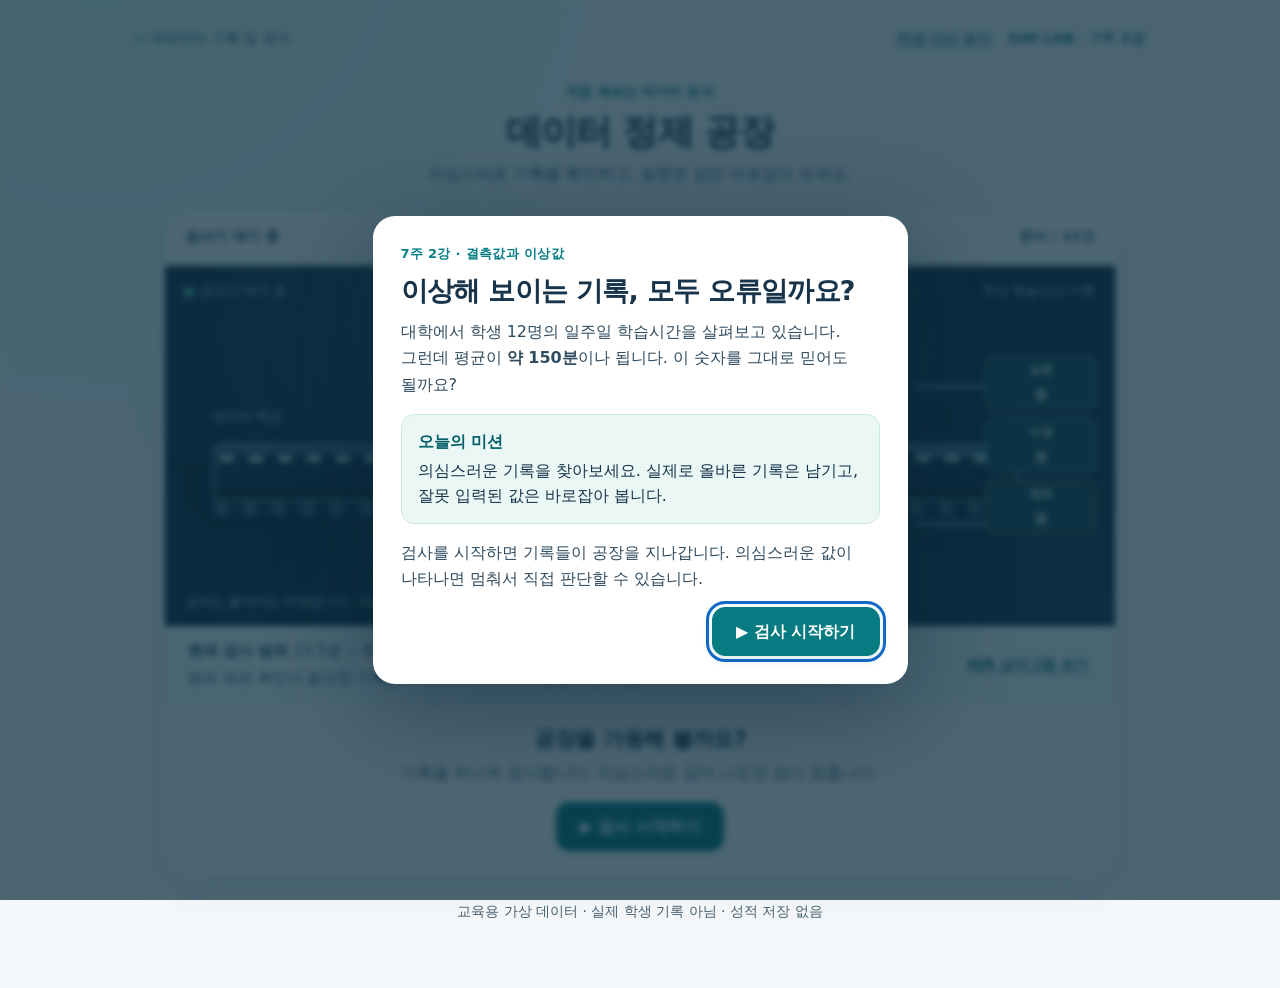
<file: tools/data-factory/index.html>
<!doctype html>
<html lang="ko">
<head><meta name="robots" content="noindex,nofollow">
<meta charset="utf-8">
<meta name="viewport" content="width=device-width, initial-scale=1">
<meta name="description" content="빅데이터 기획 및 분석 7주 2강: 의심스러운 학습시간 기록을 확인하고 이상값을 판별하는 게임형 실습">
<title>데이터 정제 공장 | 7주 2강 · SIM LAB</title>
<style>
:root{color-scheme:light;--ink:#13304a;--muted:#60788c;--edge:#dce8ee;--sea:#087f85;--sea-deep:#00666f;--light:#eef8f7;--focus:#1268c5}
*{box-sizing:border-box}body{margin:0;background:radial-gradient(circle at 8% -10%,#d7f8f1 0,transparent 35%),#f5f8fa;color:var(--ink);font:16px/1.6 "Pretendard","Noto Sans CJK KR","Apple SD Gothic Neo","Malgun Gothic",system-ui,sans-serif}
[hidden]{display:none!important}button,input,textarea{font:inherit}button{cursor:pointer}button:disabled{cursor:wait;opacity:.68}button:focus-visible,a:focus-visible,input:focus-visible,summary:focus-visible{outline:3px solid var(--focus);outline-offset:3px}a{color:inherit}
.skip{position:absolute;top:-60px;left:12px;background:#fff;padding:10px;z-index:20}.skip:focus{top:12px}.topbar{max-width:1060px;margin:auto;display:flex;align-items:center;justify-content:space-between;gap:15px;padding:20px 25px 8px;font-size:.83rem}.topbar a{text-decoration:none;color:#526d80}.topbar a:hover{text-decoration:underline}.mark{font-weight:800;color:#197b86;letter-spacing:.05em}.shell{max-width:1000px;margin:auto;padding:12px 24px 65px}
.headline{text-align:center;max-width:750px;margin:6px auto 24px}.eyebrow{font-size:.76rem;letter-spacing:.09em;font-weight:900;color:#087e87}.headline h1{font-size:clamp(1.8rem,4vw,2.9rem);line-height:1.17;letter-spacing:-.065em;margin:8px 0}.headline p{font-size:clamp(.92rem,1.8vw,1.03rem);color:#516b7a;margin:0}
.card{background:white;border:1px solid var(--edge);border-radius:25px;box-shadow:0 16px 50px #35516e0d;overflow:hidden}.statusline{display:flex;justify-content:space-between;align-items:center;padding:13px 20px;gap:15px;font-size:.83rem;font-weight:800}.statusline .count{color:#497187;font-variant-numeric:tabular-nums}.track{height:6px;background:#e8f0f1}.track>div{height:100%;width:0;background:linear-gradient(90deg,#40b8be,#79d1a6);transition:width .25s}
.scene{position:relative;isolation:isolate;height:360px;background:radial-gradient(ellipse at 40% 13%,#214c64 0,transparent 57%),linear-gradient(160deg,#0d2538,#163548);overflow:hidden;color:white}.scene:after{content:"";position:absolute;z-index:0;left:0;right:0;bottom:0;height:64px;background:repeating-linear-gradient(115deg,transparent 0 36px,#173e4d 36px 38px);opacity:.6;pointer-events:none}.scene:before{content:"";position:absolute;inset:0;background-image:radial-gradient(#c6f3f220 1px,transparent 1px);background-size:24px 24px;opacity:.35;pointer-events:none}
.scene-top{position:absolute;top:15px;left:20px;right:20px;display:flex;align-items:center;justify-content:space-between;gap:10px;z-index:1;color:#bbdce5;font-size:.75rem}.lamp{display:inline-flex;align-items:center;gap:7px}.lamp:before{content:"";height:8px;width:8px;border-radius:100%;background:#76ead9;box-shadow:0 0 10px #76ead9aa}.scene[data-phase="decision"] .lamp:before{background:#ffd084;box-shadow:0 0 15px #ffd084aa}.scene[data-phase="done"] .lamp:before{background:#a2ecb6}
.platform{position:absolute;z-index:1;left:5%;right:10%;top:50%;height:58px;transform:translateY(-5%);background:linear-gradient(#3b6476 0 17%,#142e42 17% 80%,#0c2230 80%);border:2px solid #6b99a4;border-radius:8px;box-shadow:0 15px 28px #061b2b90}.platform:before{content:"";position:absolute;inset:10px 5px 7px;height:7px;background:repeating-linear-gradient(90deg,#9acdcf 0 14px,transparent 14px 29px);animation:conveyor 1.4s linear infinite}@keyframes conveyor{to{background-position:58px 0}}.platform:after{content:"";position:absolute;left:0;right:0;bottom:-17px;height:14px;background:repeating-linear-gradient(90deg,#3b6370 0 12px,#113044 12px 29px);border-radius:0 0 7px 7px}
.machine{position:absolute;left:45%;top:37%;width:110px;height:130px;transform:translateX(-50%);border-radius:16px 16px 8px 8px;background:linear-gradient(135deg,#426e81,#204456);border:3px solid #8bbbc3;z-index:4;box-shadow:0 8px 19px #07182799,inset 0 0 22px #99d1cf10}.machine:before{content:"";position:absolute;top:-21px;left:32px;width:40px;height:21px;background:#9ac9c9;border-radius:8px 8px 0 0}.machine .screener{position:absolute;left:17px;top:26px;width:70px;height:64px;background:#072637;border:2px solid #80c9c7;border-radius:8px;display:grid;place-items:center}.scanner-ring{width:38px;height:38px;border:3px dashed #91ebd7;border-radius:50%;animation:spin 3.8s linear infinite}@keyframes spin{to{transform:rotate(360deg)}}.beam{position:absolute;top:91px;left:50px;height:60px;width:6px;background:#71e3d8;box-shadow:0 0 18px 5px #77ede874;opacity:.6;animation:blink 1.7s ease-in-out infinite}@keyframes blink{50%{opacity:.15}}.scene[data-phase="decision"] .machine{border-color:#ffd386}.scene[data-phase="decision"] .beam{background:#ffd386;box-shadow:0 0 26px #ffcc7d;opacity:1;animation:blink .7s ease-in-out infinite}
.machine-label{position:absolute;z-index:5;top:24%;left:45%;transform:translateX(-50%);font-weight:900;font-size:.84rem;color:#e0f7f3;white-space:nowrap}
.entry-label{position:absolute;top:39%;left:5%;font-size:.78rem;color:#b6dae5}.bins{position:absolute;top:25%;right:2%;width:110px;display:grid;gap:8px;z-index:2}.bin{font-size:.75rem;font-weight:850;text-align:center;border-radius:8px;min-height:54px;display:grid;place-items:center;border:1px solid #54868c;background:#174554;color:#dffaf0}.bin.keep{border-color:#63b49c}.bin.fix{border-color:#62b2d4}.bin.drop{border-color:#bb856b}.bin strong{font-variant-numeric:tabular-nums;font-size:1rem;display:block;line-height:1.15}.lineout{position:absolute;right:10%;height:3px;width:11%;background:#75a6b1;z-index:1}.lineout.keep{top:33%}.lineout.fix{top:52%}.lineout.drop{top:71%}
.parcel{position:absolute;z-index:7;left:0;top:0;width:88px;height:69px;border:3px solid #d6fcfa;border-radius:12px;background:linear-gradient(143deg,#b9f3ed,#5dcac5);box-shadow:0 8px 18px #051f3288,inset 0 -7px 0 #1a85943a;display:flex;align-items:center;justify-content:center;flex-direction:column;color:#0d3443;pointer-events:none}.parcel strong{font-size:1.28rem;line-height:1.18;font-variant-numeric:tabular-nums}.parcel small{font-size:.68rem;font-weight:800}.parcel.warn{background:linear-gradient(143deg,#ffeab4,#e6ae58);border-color:#fff6d6}.parcel.fix{background:linear-gradient(143deg,#cef3ff,#72bee3);border-color:#def7ff}.parcel.drop{background:linear-gradient(143deg,#ffdbcf,#ed9c80);border-color:#fff2e9}.parcel[hidden]{display:none}
.scene-note{position:absolute;z-index:2;bottom:15px;left:20px;right:20px;color:#accdd6;font-size:.74rem;line-height:1.4}
.action{padding:20px 24px 24px;text-align:center;min-height:166px}.action h2{font-size:1.15rem;letter-spacing:-.03em;margin:0 0 4px}.action p{font-size:.91rem;color:#526c7e;max-width:590px;margin:0 auto 15px}.btnrow{display:flex;gap:10px;flex-wrap:wrap;justify-content:center}.btn{min-height:48px;padding:11px 23px;border-radius:13px;border:1px solid #b8cbd4;background:white;color:#17435b;font-size:.93rem;font-weight:850;transition:transform .15s,box-shadow .15s}.btn:hover{transform:translateY(-1px);box-shadow:0 5px 13px #1c567015}.btn.primary{background:#067b81;border-color:#067b81;color:white;box-shadow:0 4px 12px #08777e22}.btn.primary:hover{background:#005f68}.btn.danger{background:#fff;border-color:#f0c1ae;color:#a34b2c}.btn:active{transform:translateY(1px)}.btn.tiny{padding:6px 12px;min-height:35px;font-size:.77rem}.btn[hidden],.action[hidden],.result[hidden],.feedback[hidden],.advanced[hidden]{display:none}
.decision-value{color:#99591e;font-weight:900;font-size:1.32rem;font-variant-numeric:tabular-nums}.feedback{border-top:1px solid #e5eef2;padding:12px 25px 15px;background:#f5fbf9;color:#2a626c;font-size:.88rem}.feedback strong{display:block;font-size:.92rem;color:#19565f;margin-bottom:2px}.feedback p{margin:0}
.result{margin-top:20px;padding:24px}.result h2{font-size:1.28rem;margin:0 0 4px}.result-lead{color:#597484;font-size:.91rem;margin:0 0 17px}.result-metrics{display:grid;grid-template-columns:repeat(3,minmax(0,1fr));gap:10px}.metric{border-radius:14px;padding:14px;background:#f0f8f7;text-align:center}.metric strong{display:block;color:#076b70;font-size:1.65rem;line-height:1.25;font-variant-numeric:tabular-nums}.metric span{font-size:.78rem;color:#507181}.metric.loss{background:#fff4ed}.metric.loss strong{color:#bf6336}.compare{background:#f5f8fb;border:1px solid #e1eaf0;padding:15px;border-radius:13px;margin-top:15px;font-size:.86rem}.compare strong{color:#1c5269}.compare .meanline{display:flex;justify-content:space-between;gap:16px;font-variant-numeric:tabular-nums;margin:5px 0}.concept{border-left:4px solid #20a7a7;padding:10px 15px;background:#edf8f6;border-radius:0 10px 10px 0;font-size:.88rem;margin-top:15px}.concept strong{display:block}.result-actions{display:flex;gap:10px;justify-content:center;margin-top:20px;flex-wrap:wrap}
.advanced-details{margin-top:20px;border-radius:14px;border:1px solid #d9e7eb;background:#fff;overflow:hidden}.advanced-details summary{padding:15px 18px;font-weight:800;cursor:pointer;color:#35596b;font-size:.9rem}.advanced-body{border-top:1px solid #e4ebef;padding:18px}.advanced-body p{margin:0 0 13px;color:#536f81;font-size:.85rem}.advanced-body label{display:flex;justify-content:space-between;font-weight:800;font-size:.9rem;align-items:center;gap:10px}.advanced-body input{width:100%;accent-color:var(--sea);margin:12px 0}.advanced-body .small{font-size:.78rem;color:#657e8d}.advanced-body .actionrow{display:flex;align-items:center;gap:10px;flex-wrap:wrap}.ledger{margin-top:13px;max-height:190px;overflow:auto;font-size:.78rem}.ledger table{width:100%;border-collapse:collapse}.ledger td,.ledger th{padding:7px 5px;border-bottom:1px solid #e8eef1;text-align:left}.ledger th{color:#567285}.visually-hidden{position:absolute!important;height:1px;width:1px;overflow:hidden;clip:rect(0 0 0 0);white-space:nowrap}
.footer{text-align:center;margin-top:24px;font-size:.76rem;color:#78909e}
@media(max-width:620px){.topbar{padding:11px 15px 4px;font-size:.72rem}.shell{padding:10px 10px 45px}.headline{margin:8px auto 17px}.headline h1{font-size:2rem}.headline p{font-size:.87rem}.card{border-radius:18px}.statusline{padding:10px 13px;font-size:.78rem}.scene{height:294px}.machine{left:45%;top:35%;width:69px;height:98px;border-width:2px;border-radius:10px}.machine:before{left:19px;width:28px}.machine .screener{left:10px;top:21px;width:45px;height:47px}.scanner-ring{width:29px;height:29px}.machine .beam{top:69px;left:30px;height:43px;width:4px}.machine-label{top:25%;font-size:.7rem}.platform{top:49%;left:3%;right:9%;height:43px}.entry-label{left:3%;top:37%;font-size:.68rem}.bins{width:65px;right:2%;top:22%;gap:8px}.bin{min-height:46px;font-size:.62rem}.bin strong{font-size:.85rem}.parcel{width:62px;height:51px;border-width:2px;border-radius:9px}.parcel strong{font-size:1.04rem}.parcel small{font-size:.55rem}.scene-top{left:13px;right:13px;font-size:.65rem}.scene-note{left:13px;right:13px;font-size:.67rem;bottom:9px}.action{padding:17px 13px 21px;min-height:161px}.action h2{font-size:1.03rem}.action p{font-size:.83rem}.btn{font-size:.87rem;min-height:46px;padding:10px 15px}.result{margin-top:14px;padding:18px 12px}.metric{padding:10px 4px}.metric strong{font-size:1.4rem}.metric span{font-size:.7rem}.feedback{padding:11px 14px}}
@media(prefers-reduced-motion:reduce){*,*:before,*:after{animation-duration:.001ms!important;transition-duration:.001ms!important}}

/* v0.4: scenario-first, transparent statistical evidence and editable outlier fences */
.topbar-actions{display:flex;gap:14px;align-items:center}
.text-button{border:0;background:none;color:#076e76;font-size:.84rem;font-weight:750;padding:7px 3px;text-decoration:underline;text-underline-offset:3px}
.rulebar{display:grid;grid-template-columns:1fr auto;align-items:center;gap:4px 14px;padding:12px 23px;background:#f4fafb;border-top:1px solid #e3edf0;border-bottom:1px solid #e3edf0}
.rulebar strong{font-size:.86rem;color:#214f62}.rulebar .rule-line{font-size:.81rem;color:#526d7d}.rulebar .record-reason{font-size:.83rem;line-height:1.5;color:#3c5668;grid-column:1/2}
.rulebar .text-button{grid-column:2/3;grid-row:1/3;white-space:nowrap}
.rulebar .reason-active{font-weight:750;color:#96511a}
.explain{border-top:1px solid #e0ebee;padding:18px 22px 21px;background:#fcfefe;text-align:left}
.explain header{display:flex;justify-content:space-between;align-items:start;gap:12px}
.explain h3{font-size:1.05rem;margin:0;letter-spacing:-.02em}
.explain p{font-size:.83rem;margin:6px 0;color:#607787;line-height:1.6}
.explain .explain-close{border:0;background:transparent;color:#587280;text-decoration:underline;padding:2px 3px;font-size:.8rem}
.iqr-facts{display:flex;flex-wrap:wrap;gap:8px;margin:11px 0}
.iqr-facts span{font-size:.78rem;border:1px solid #dce9ea;background:#edf8f7;padding:4px 9px;border-radius:8px;font-variant-numeric:tabular-nums}
.iqr-graphic{background:#f3f8fa;border:1px solid #dfeaec;border-radius:12px;padding:10px 9px 3px}
.iqr-graphic svg{width:100%;height:auto;display:block}
.iqr-graphic .transitionable{transition:x .24s ease,width .24s ease,transform .24s ease,fill .24s ease,stroke .24s ease}
.iqr-graphic .axis-label{fill:#536c7c;font-size:11px}
.iqr-graphic .fig-label{fill:#244b5d;font-size:12px;font-weight:750}
.iqr-graphic .fence-label{fill:#aa6331;font-size:11px;font-weight:700}
.iqr-plot-note{font-size:.83rem;color:#465f6f;margin-top:8px;font-weight:750;min-height:20px}
.iqr-plot-note strong{color:#0a7881}
.iqr-controls{margin-top:12px;border-top:1px solid #dfeaec;padding-top:13px}
.iqr-controls label{display:flex;justify-content:space-between;align-items:center;gap:12px;font-weight:800;font-size:.86rem}
.iqr-controls input{width:100%;accent-color:#087f85;margin:10px 0 4px}
.iqr-controls .detail{font-size:.78rem;line-height:1.55;color:#547181;margin:5px 0 9px}
.iqr-controls .controlrow{display:flex;align-items:center;gap:11px;flex-wrap:wrap}
.iqr-controls output{font-variant-numeric:tabular-nums;color:#006a71}
.evidence-tag{display:inline-block;background:#e7f7ef;color:#20674e;border-radius:7px;font-weight:800;font-size:.77rem;padding:2px 8px;margin-right:6px}
.feedback .evidence{color:#316477;font-weight:650;margin-top:5px}
.modal{border:0;border-radius:22px;max-width:min(560px,calc(100vw - 28px));width:100%;max-height:min(90vh,770px);overflow-y:auto;padding:27px;background:white;color:#17344b;box-shadow:0 25px 95px #071f3570}
.modal::backdrop{background:#092b3db8;backdrop-filter:blur(3px)}
.modal .eyebrow{margin-bottom:9px}.modal h2{font-size:clamp(1.5rem,4vw,1.95rem);letter-spacing:-.045em;line-height:1.25;margin:4px 0 10px}
.modal .lead{font-size:.97rem;color:#355267;margin:0 0 14px}
.modal .objective{background:#eaf7f5;border:1px solid #cbe9e3;border-radius:13px;padding:14px 16px;margin:16px 0;font-size:.9rem}
.modal .objective strong{display:block;color:#075f69;margin-bottom:3px}
.modal .steps{display:grid;gap:9px;margin:13px 0 15px}
.modal .step{display:flex;gap:10px;align-items:start;font-size:.88rem;color:#355268;line-height:1.55}
.modal .step span:first-child{display:grid;place-items:center;flex:none;width:25px;height:25px;border-radius:100%;background:#e2f0f2;color:#156c78;font-weight:850}
.modal .caution{font-size:.82rem;color:#79511d;background:#fff7e7;border-left:3px solid #efb65e;padding:10px 13px;border-radius:0 9px 9px 0;margin:12px 0 16px}
.modal .modal-actions{display:flex;gap:10px;justify-content:flex-end;flex-wrap:wrap}
.ledger th{white-space:nowrap}
.ledger td:last-child{min-width:230px}
@media(max-width:620px){.topbar-actions{gap:7px}.topbar .text-button{font-size:.72rem}.rulebar{grid-template-columns:1fr;padding:10px 12px;gap:4px}.rulebar .rule-line,.rulebar .record-reason{font-size:.77rem;grid-column:1}.rulebar .text-button{grid-column:1;grid-row:auto;justify-self:start;font-size:.78rem}.explain{padding:15px 11px 18px}.explain h3{font-size:.95rem}.iqr-facts{gap:5px}.iqr-facts span{font-size:.69rem;padding:4px 7px}.iqr-graphic{padding:3px 1px 1px}.iqr-plot-note{font-size:.75rem}.modal{padding:20px 16px}.modal .lead{font-size:.89rem}.modal .step{font-size:.82rem}}
@media(prefers-reduced-motion:reduce){.iqr-graphic .transitionable{transition:none!important}}
.mobile-pan-hint{display:none!important}
.quartile-explanation{margin-top:12px;color:#446476;font-size:.8rem}.quartile-explanation summary{font-weight:750;cursor:pointer;color:#136e77}.quartile-explanation p{margin:7px 0 0;padding:10px 12px;background:#eef7f7;border-radius:9px}
@media(max-width:620px){.iqr-graphic{overflow-x:auto;overscroll-behavior-x:contain;-webkit-overflow-scrolling:touch}.iqr-graphic svg{width:750px;min-width:750px;max-width:none}.mobile-pan-hint{display:block!important;font-size:.74rem!important;color:#516f7c!important;margin:6px 2px!important}}

/* v0.5: learner-facing typography and staged guidance; local font fallbacks only. */
:root{--ink:#17354b;--muted:#435a69;--edge:#d7e3e9}
body{line-height:1.6;word-break:keep-all;overflow-wrap:break-word}
.headline h1{font-size:clamp(28px,3.4vw,36px);letter-spacing:-.025em;font-weight:750}
.headline p{font-size:16px;color:#385366}
.eyebrow{font-size:13px;letter-spacing:.025em;font-weight:700}
.topbar{font-size:14px}.topbar a{color:#36576b}.mark{font-weight:700;letter-spacing:.025em}
.statusline{font-size:14px;font-weight:700}.statusline .count{color:#36566a}
.scene-top{font-size:13px}.machine-label{font-size:14px;font-weight:700}.entry-label{font-size:13px}.bin{font-size:12px;font-weight:700}.parcel small{font-size:12px;font-weight:700}.scene-note{font-size:13px;color:#c6e5ed}
.action h2{font-size:21px;letter-spacing:-.015em;font-weight:750}
.action p{font-size:16px;color:#43596b;line-height:1.65}
.btn{font-size:16px;font-weight:700;letter-spacing:0;min-height:48px}
.btn.tiny{font-size:14px;min-height:44px}
.feedback{font-size:16px;color:#295668}.feedback strong{font-size:17px}
.result h2{font-size:23px}.result-lead,.compare,.concept{font-size:16px}.result-lead{color:#435969}
.metric span{font-size:14px;color:#365668}
.advanced-details summary,.advanced-body p,.advanced-body label,.ledger,.footer{font-size:14px}
.advanced-body .small{font-size:14px;color:#425969}.footer{color:#486071}
.rulebar .rule-line,.rulebar .record-reason{font-size:15px;color:#38576b}
.rulebar strong{font-size:15px}.rulebar .reason-active{color:#88430c}
.rulebar .text-button,.topbar .text-button{font-size:14px}
.explain h3{font-size:19px;letter-spacing:-.015em}.explain p{font-size:15px;color:#42596c}
.explain .explain-close{font-size:14px;color:#35556b}
.iqr-facts span{font-size:14px}.iqr-plot-note,.iqr-formula,.iqr-controls label,.iqr-controls .detail,.quartile-explanation{font-size:15px;color:#3c586a}
.iqr-graphic .axis-label{font-size:14px;fill:#3f596a}.iqr-graphic .fig-label{font-size:15px}.iqr-graphic .fence-label{font-size:14px;fill:#88430c}
.modal{max-width:min(535px,calc(100vw - 28px));padding:28px}
.modal h2{font-size:clamp(23px,3vw,27px);line-height:1.32;letter-spacing:-.025em;font-weight:750}
.modal .lead{font-size:16px;color:#304c60;line-height:1.65}
.modal .objective{font-size:16px;line-height:1.6}.modal .objective strong{font-weight:750}
.modal .caution{font-size:15px;line-height:1.55;color:#755016}
.case-comparison{border:1px solid #e9dcc7;background:#fffbf3;border-radius:13px;padding:13px 15px;margin:12px auto;max-width:590px;text-align:left}
.case-comparison .case-values{display:grid;grid-template-columns:1fr 1fr;gap:10px;margin-bottom:7px}
.case-comparison .case-value{background:white;border:1px solid #efdfca;border-radius:10px;padding:9px 11px}
.case-comparison .case-value span{display:block;font-size:14px;color:#525c63}
.case-comparison .case-value strong{display:block;font-size:23px;font-weight:750;font-variant-numeric:tabular-nums;line-height:1.35}
.case-comparison p{font-size:15px;margin:0;color:#65451e;text-align:left}
.source-panel{margin:15px auto;max-width:590px;border:1px solid #cce5e2;background:#f0f9f7;border-radius:14px;padding:16px;text-align:left}
.source-panel h3{margin:0 0 7px;font-size:19px;letter-spacing:-.015em}
.source-panel .source-values{display:grid;grid-template-columns:1fr 1fr;gap:10px;margin:12px 0}
.source-panel .source-values>div{border-radius:10px;padding:11px;background:white;border:1px solid #d0e5e0}
.source-panel .source-values span{display:block;font-size:14px;color:#425a67}
.source-panel .source-values strong{display:block;font-size:24px;font-variant-numeric:tabular-nums}
.source-panel p{font-size:15px;text-align:left;margin:5px 0 11px;color:#38586a}
.source-panel .prompt{font-size:17px;font-weight:750;color:#163e54;margin:10px 0}
.source-panel .source-buttons{justify-content:flex-start}
#source-title:focus{outline:none} /* programmatically announced static heading */
#source-panel:focus-within{border-color:#94cfca}
.modal .modal-actions{justify-content:flex-end}
@media(max-width:620px){
  .topbar{font-size:13px}.topbar .text-button{font-size:13px}.shell{padding:10px 12px 45px}
  .headline h1{font-size:28px}.headline p{font-size:16px}
  .statusline{font-size:13px}.scene-top{font-size:12px}.machine-label{font-size:12px}.entry-label{font-size:12px}
  .bin{font-size:11px}.parcel small{font-size:10px}.scene-note{font-size:12px}
  .action h2{font-size:20px}.action p{font-size:16px}.btn{font-size:16px;min-height:48px}
  .rulebar .rule-line,.rulebar .record-reason{font-size:14px}.rulebar .text-button{font-size:14px}
  .explain h3{font-size:18px}.explain p{font-size:15px}.iqr-facts span{font-size:14px}
  .iqr-plot-note,.iqr-formula,.iqr-controls label,.iqr-controls .detail,.quartile-explanation{font-size:14px}
  .mobile-pan-hint{font-size:14px!important;color:#415d6f!important}
  .metric span{font-size:13px}.modal{padding:22px 18px}.modal .lead{font-size:16px}.modal .objective{font-size:16px}
  .case-comparison .case-values,.source-panel .source-values{grid-template-columns:1fr 1fr}
  .case-comparison .case-value strong,.source-panel .source-values strong{font-size:20px}
  .source-panel{padding:13px}.source-panel .source-buttons .btn{width:100%}
}

.decision-recap{margin:18px 0 20px;padding:18px;border:1px solid #bacdd2;border-radius:18px;background:#f3f8f7;color:#16343a}
.recap-heading h3{margin:0 0 4px;font-size:1.18rem;line-height:1.4}.recap-heading p{margin:0;color:#375860;font-size:.94rem}
.recap-boundary{font-weight:750;margin:14px 0;color:#224a50;font-size:.94rem}
.recap-list{display:grid;grid-template-columns:repeat(auto-fit,minmax(min(100%,290px),1fr));gap:12px}
.recap-item{border:1px solid #c3d8dc;border-radius:13px;background:white;padding:15px;color:#17353a}
.recap-item h4{margin:0 0 10px;font-size:1.05rem;line-height:1.35}
.recap-item dl{margin:0;display:grid;gap:8px}.recap-item dl>div{display:grid;grid-template-columns:88px minmax(0,1fr);gap:8px;align-items:baseline}
.recap-item dt{font-weight:750;font-size:.88rem;color:#46616c}.recap-item dd{margin:0;font-size:.96rem;color:#193c43}
.recap-item .recap-verdict{margin:12px 0 0;padding:9px 11px;border-radius:10px;background:#e6f3ec;font-size:.92rem;line-height:1.55}
.recap-item .recap-verdict.is-warning{background:#fff0df}
.recap-caution{font-size:.87rem;color:#3d5d65;margin:14px 0 0}
@media(max-width:450px){.decision-recap{padding:14px}.recap-item dl>div{grid-template-columns:80px minmax(0,1fr)}}
</style>
</head>
<body>
<a class="skip" href="#main">학습활동으로 건너뛰기</a>
<header class="topbar"><a href="../../courses/bigdata-planning-analysis/index.html">← 빅데이터 기획 및 분석</a><span class="topbar-actions"><button class="text-button" id="mission-help" type="button">미션 다시 보기</button><span class="mark">SIM LAB · 7주 2강</span></span></header>
<main id="main" class="shell">
  <div class="headline"><div class="eyebrow">직접 해보는 데이터 분석</div><h1>데이터 정제 공장</h1><p>의심스러운 기록을 확인하고, 잘못된 값만 바로잡아 보세요.</p></div>
  <section class="card" aria-label="데이터 검사 미션">
    <div class="statusline"><span id="status-word">이상값 검사 미션</span><span class="count" id="status-count">준비 / 12건</span></div>
    <div class="track" role="progressbar" aria-label="데이터 검사 진행률" aria-valuemin="0" aria-valuemax="12" aria-valuenow="0" id="progressbar"><div id="progress"></div></div>
    <div class="scene" id="scene" data-phase="intro" role="img" aria-label="데이터 기록이 컨베이어벨트를 따라 검사기로 이동하는 공장. 보존·수정·제외 경로가 표시됩니다.">
      <div class="scene-top"><span class="lamp" id="factory-lamp">검사기 대기 중</span><span>주간 학습시간 기록</span></div>
      <span class="entry-label">데이터 투입</span><span class="machine-label">데이터 검사기</span>
      <div class="platform" aria-hidden="true"></div>
      <div class="machine" aria-hidden="true"><div class="screener"><div class="scanner-ring"></div></div><div class="beam"></div></div>
      <div class="lineout keep" aria-hidden="true"></div><div class="lineout fix" aria-hidden="true"></div><div class="lineout drop" aria-hidden="true"></div>
      <div class="bins" aria-hidden="true"><div class="bin keep">보존<strong id="n-keep">0</strong></div><div class="bin fix">수정<strong id="n-fix">0</strong></div><div class="bin drop">제외<strong id="n-drop">0</strong></div></div>
      <div class="parcel" id="parcel" hidden aria-hidden="true"><small id="parcel-id">A01</small><strong id="parcel-value">40분</strong></div>
      <div class="scene-note">상자는 움직이는 비유입니다. 의심값 검사는 IQR 계산으로 진행합니다.</div>
    </div>
    <section class="rulebar" aria-label="현재 데이터 검사 근거">
      <div class="rule-line"><strong>현재 검사 범위</strong> <span id="rule-summary">23.5~83.5분 (IQR 1.5배)</span></div>
      <div class="record-reason" id="record-reason" aria-live="polite">범위 밖은 확인이 필요한 기록입니다. 아직 오류로 확정된 것은 아닙니다.</div>
      <button class="text-button" id="rule-explain" type="button" aria-expanded="false" aria-controls="criterion-panel">IQR 상자그림 보기</button>
    </section>
    <div class="action" id="action" aria-live="polite">
      <h2 id="action-title">공장을 가동해 볼까요?</h2>
      <p id="action-desc">기록을 하나씩 검사합니다. 의심스러운 값이 나오면 잠시 멈춥니다.</p>
      <div id="case-comparison" class="case-comparison" hidden aria-live="polite">
        <div class="case-values"><div class="case-value"><span>현재 기록</span><strong id="case-value">90분</strong></div><div class="case-value"><span>검사 기준 상한</span><strong id="case-upper">83.5분</strong></div></div>
        <p id="case-reason">기준보다 높은 값이어서 확인이 필요해요.</p>
      </div>
      <div class="btnrow" id="intro-buttons"><button class="btn primary" id="start">▶ 검사 시작하기</button></div>
      <div class="btnrow" id="decision-buttons" hidden><button class="btn primary" id="verify">🔍 원본 확인하기</button><button class="btn danger" id="delete">확인 없이 제외하기</button></div>
      <section id="source-panel" class="source-panel" aria-labelledby="source-title" hidden>
        <h3 id="source-title" tabindex="-1">원본 기록을 확인했어요</h3>
        <p id="source-note">독립된 학습 로그를 확인했습니다.</p>
        <div class="source-values"><div><span>집계표의 값</span><strong id="source-raw">90분</strong></div><div><span>원본 로그의 값</span><strong id="source-actual">90분</strong></div></div>
        <p class="prompt">이 기록을 어떻게 처리할까요?</p>
        <div class="btnrow source-buttons"><button class="btn primary" id="keep-source" type="button">그대로 남기기</button><button class="btn" id="correct-source" type="button">원본값으로 바로잡기</button></div>
      </section>
      <div class="btnrow" id="continue-buttons" hidden><button class="btn primary" id="continue">다음 데이터 보기 →</button></div>
      <div class="btnrow" id="running-buttons" hidden><button class="btn tiny" id="fast-forward">검사 빠르게 진행</button></div>
    </div>
    <div class="feedback" id="feedback" hidden role="status"><strong id="feedback-title"></strong><p id="feedback-text"></p><p class="evidence" id="feedback-evidence"></p></div>
    <section class="explain" id="criterion-panel" hidden aria-labelledby="criterion-title">
      <header><h3 id="criterion-title">이 값은 왜 의심스러울까요?</h3><button class="explain-close" id="chart-close" type="button">그림 접기</button></header>
      <p>가운데 상자는 자료의 중간 50%를 나타냅니다. 주황색 점선을 벗어난 값은 <strong>확인이 필요한 후보</strong>입니다. 반드시 오류라는 뜻은 아닙니다.</p>
      <div class="iqr-facts"><span>Q1 <strong id="viz-q1">46</strong>분</span><span>중앙값 <strong id="viz-med">53</strong>분</span><span>Q3 <strong id="viz-q3">61</strong>분</span><span>IQR = <strong id="viz-iqr">15</strong>분</span></div>
      <div class="iqr-graphic" id="iqr-graphic" tabindex="0" role="group" aria-label="IQR 상자그림. 작은 화면에서는 가로로 스크롤하여 전체 그림 확인"><svg id="iqr-plot" viewBox="0 0 820 210" role="img" aria-label="데이터의 사분위수 상자그림과 IQR 배수에 따른 의심값 경계"></svg></div>
      <p class="mobile-pan-hint">↔ 그림을 좌우로 밀어 전체 범위를 확인하세요.</p>
      <div class="iqr-plot-note" id="iqr-plot-note" aria-live="polite">현재 배수에 따른 검사 경계와 데이터 위치가 나타납니다.</div>
      <p class="iqr-formula" id="iqr-formula">하한 = Q1 − 배수×IQR / 상한 = Q3 + 배수×IQR</p>
      <details class="quartile-explanation"><summary>Q1·Q3·IQR 계산 원리 보기</summary><p>원자료 12개를 작은 순서로 정렬합니다. 아래쪽 6개 값의 중앙 두 수(45, 47)의 평균이 <strong>Q1=46</strong>, 위쪽 6개 값의 중앙 두 수(60, 62)의 평균이 <strong>Q3=61</strong>입니다. 따라서 <strong>IQR=61−46=15분</strong>입니다. 사분위수를 구하는 방법은 소프트웨어에 따라 차이가 날 수 있으며, 이 실습은 '양쪽 절반의 중앙값' 방법을 사용합니다.</p></details>
      <div class="iqr-controls" id="iqr-controls" hidden>
        <label for="iqr">의심값을 찾는 기준 조절 <output id="iqr-value">1.5배</output></label>
        <input id="iqr" type="range" min="1" max="3" step="0.5" value="1.5">
        <p class="detail">배수를 높이면 검사 범위가 넓어집니다. <strong>IQR 자체는 그대로</strong>이고 경계선만 움직입니다. 결과를 바꾸려면 다시 검사해야 합니다.</p>
        <p class="detail" id="iqr-detail">탐지 경계를 조절해 보세요.</p>
        <div class="controlrow"><button class="btn primary" id="recheck" type="button">바뀐 기준으로 다시 검사하기 →</button></div>
      </div>
    </section>
  </section>
  <section class="card result" id="result" hidden aria-labelledby="result-title">
    <h2 id="result-title">내가 처리한 결과</h2><p class="result-lead" id="result-intro">어떤 값을 남기고 바로잡았는지 살펴보세요.</p>
    <div class="result-metrics"><div class="metric"><strong id="r-kept">0</strong><span>그대로 남긴 기록</span></div><div class="metric"><strong id="r-fixed">0</strong><span>바로잡은 기록</span></div><div class="metric loss"><strong id="r-dropped">0</strong><span>제외한 기록</span></div></div>
    <div class="compare"><strong>잘못된 기록을 바로잡으니 평균은 어떻게 달라졌을까요?</strong><div class="meanline"><span>처리 전 (오류 포함)</span><b id="raw-mean">-</b></div><div class="meanline"><span>처리 후</span><b id="clean-mean">-</b></div><span class="small">평균이 변했다고 무조건 잘 처리한 것은 아닙니다. 실제로 올바른 기록을 남겼는지도 확인해야 합니다.</span></div>
    <section class="decision-recap" aria-labelledby="recap-title" id="decision-recap"><div class="recap-heading"><h3 id="recap-title">내 판단의 근거 다시 보기</h3><p>의심 기록에 대해 검사 경계, 원본 확인 여부, 직접 내린 결정을 연결합니다.</p></div><p class="recap-boundary" id="recap-boundary"></p><div class="recap-list" id="recap-list" aria-live="polite"></div><p class="recap-caution">검사기를 자동 통과한 기록은 <strong>원본을 확인한 것이 아닙니다.</strong> 모든 기록의 상세 처리는 아래에서 열어볼 수 있습니다.</p></section>
<div class="concept"><strong id="conclusion-title">핵심 원리</strong><span id="conclusion">검사 기준을 넘은 값도 정상일 수 있습니다. 원본을 확인하고 처리 방법을 결정하세요.</span></div>
    <div class="result-actions"><button class="btn primary" id="retry">↻ 다시 도전하기</button><button class="btn" id="advanced-open" aria-expanded="false">📊 IQR 검사 기준 바꿔보기</button></div>
  </section>
  <details class="advanced-details" id="advanced" hidden>
    <summary>12개 기록의 검사 결과 자세히 보기</summary>
    <div class="advanced-body">
      <p><strong>통과</strong>는 값이 IQR 범위 안이라는 의미일 뿐, 원본과 일치하는지 확인한 것은 아닙니다. <strong>원본 확인</strong>은 합성된 독립 원천 로그를 대조하는 실습입니다.</p>
      <div class="ledger"><table><thead><tr><th scope="col">기록</th><th scope="col">입력값</th><th scope="col">처리</th><th scope="col">판정 근거</th></tr></thead><tbody id="ledger"></tbody></table></div>
    </div>
  </details>
  <footer class="footer">교육용 가상 데이터 · 실제 학생 기록 아님 · 성적 저장 없음</footer>
</main>
<dialog id="mission-dialog" class="modal" aria-labelledby="mission-title" aria-describedby="mission-description">
  <div class="eyebrow">7주 2강 · 결측값과 이상값</div>
  <h2 id="mission-title">이상해 보이는 기록, 모두 오류일까요?</h2>
  <p class="lead" id="mission-description">대학에서 학생 12명의 일주일 학습시간을 살펴보고 있습니다. 그런데 평균이 <strong>약 150분</strong>이나 됩니다. 이 숫자를 그대로 믿어도 될까요?</p>
  <div class="objective"><strong>오늘의 미션</strong>의심스러운 기록을 찾아보세요. 실제로 올바른 기록은 남기고, 잘못 입력된 값은 바로잡아 봅니다.</div>
  <p class="lead">검사를 시작하면 기록들이 공장을 지나갑니다. 의심스러운 값이 나타나면 멈춰서 직접 판단할 수 있습니다.</p>
  <div class="modal-actions"><button class="btn primary" type="button" id="mission-begin">▶ 검사 시작하기</button><button class="btn primary" type="button" id="mission-resume" hidden>학습 화면으로 돌아가기</button></div>
</dialog>
<script id="data-model">
'use strict';
// Educational synthetic data. `source` represents an independently verified source record in this fictional activity.
const LabModel=(()=>{
 const rows=[
  {id:'A01',raw:38,source:38},{id:'A02',raw:42,source:42},{id:'A03',raw:50,source:50},
  {id:'A04',raw:57,source:57},{id:'A05',raw:60,source:60},
  {id:'A06',raw:90,source:90,sourceNote:'원천 LMS 로그: 40분 + 50분 = 90분. 집계표와 일치합니다.',truth:'실제 90분 학습한 기록입니다. 다른 기록보다 길지만 정상입니다.'},
  {id:'A07',raw:45,source:45},{id:'A08',raw:47,source:47},
  {id:'A09',raw:52,source:52},{id:'A10',raw:54,source:54},
  {id:'A11',raw:1200,source:120,sourceNote:'원천 LMS 로그: 70분 + 50분 = 120분. 집계표의 1200분은 입력 실수입니다.',truth:'원본에는 120분으로 기록되어 있습니다. 0이 하나 더 입력된 오류입니다.'},
  {id:'A12',raw:62,source:62}
 ];
 const mean=a=>a.length?a.reduce((v,n)=>v+n,0)/a.length:null;
 const median=a=>{if(!a.length)return null;const b=[...a].sort((x,y)=>x-y),n=b.length,m=Math.floor(n/2);return n%2?b[m]:(b[m-1]+b[m])/2};
 function bounds(mult=1.5){if(!Number.isFinite(mult)||mult<0)throw Error('Invalid multiplier');const sorted=rows.map(r=>r.raw).sort((a,b)=>a-b),mid=sorted.length/2,q1=median(sorted.slice(0,mid)),q3=median(sorted.slice(mid)),iqr=q3-q1;return {q1,q3,median:median(sorted),iqr,low:q1-mult*iqr,high:q3+mult*iqr,mult}};
 const suspicious=(row,b)=>row.raw<b.low||row.raw>b.high;
 function evaluate(decisions={},mult=1.5){const b=bounds(mult);const processed=rows.map(r=>{const flagged=suspicious(r,b),choice=flagged?(decisions[r.id]||'unanswered'):'auto';const output=choice==='delete'?'drop':choice==='correct'&&r.raw!==r.source?'fix':'keep';const value=output==='drop'?null:output==='fix'?r.source:r.raw;return {...r,flagged,choice,output,value,uncorrected:flagged&&choice==='keep'&&r.raw!==r.source,unnecessaryEdit:flagged&&choice==='correct'&&r.raw===r.source}});const completed=processed.filter(r=>r.choice!=='unanswered');const retained=completed.filter(r=>r.output!=='drop');return {processed,bounds:b,flagged:processed.filter(r=>r.flagged).length,validKept:completed.filter(r=>r.output==='keep').length,corrected:completed.filter(r=>r.output==='fix').length,dropped:completed.filter(r=>r.output==='drop').length,sourceLoss:completed.filter(r=>r.output==='drop'&&Number.isFinite(r.source)).length,uncorrected:completed.filter(r=>r.uncorrected).length,unnecessaryCorrections:completed.filter(r=>r.unnecessaryEdit).length,rawMean:mean(rows.map(r=>r.raw)),cleanMean:mean(retained.map(r=>r.value))}};
 return Object.freeze({rows,bounds,suspicious,evaluate,mean,median});
})();
window.LabModel=LabModel;
</script>
<script>
(()=>{'use strict';
const $=id=>document.getElementById(id);
const M=window.LabModel;
const S={phase:'intro',index:0,decisions:{},history:[],mult:1.5,previewMult:1.5,token:0,plotMult:1.5,hasSeenIntro:false};
const el={parcel:$('parcel'),scene:$('scene'),action:$('action'),feedback:$('feedback'),result:$('result'),advanced:$('advanced'),panel:$('criterion-panel'),dialog:$('mission-dialog')};
const reduced=matchMedia('(prefers-reduced-motion: reduce)').matches;
const fmt=n=>n===null?'자료 없음':Number(n).toLocaleString('ko-KR',{maximumFractionDigits:1})+'분';
let plotRaf=null;
function show(id,v=true){$(id).hidden=!v}
function controls(phase){S.phase=phase;el.scene.dataset.phase=phase;show('intro-buttons',phase==='intro');show('decision-buttons',phase==='decision');show('continue-buttons',phase==='feedback');show('running-buttons',phase==='running');show('source-panel',phase==='source');show('record-reason',phase!=='decision');}
function message(title,desc){$('action-title').textContent=title;$('action-desc').textContent=desc}
function progress(){const n=S.history.length;$('progress').style.width=(n/M.rows.length*100)+'%';$('progressbar').setAttribute('aria-valuenow',String(n));$('status-count').textContent=n+' / '+M.rows.length+'건';for(const [id,x] of [['n-keep','keep'],['n-fix','fix'],['n-drop','drop']])$(id).textContent=S.history.filter(r=>r.output===x).length;}
function setRuleSummary(){const b=M.bounds(S.mult);$('rule-summary').textContent=`${fmt(b.low)} ~ ${fmt(b.high)} (IQR ${b.mult.toFixed(1)}배)`;}
function reasonFor(row,flag,phase='scanning'){
 const b=M.bounds(S.mult),within=(!flag);
 if(phase==='verified'){
   if(row.raw===row.source)return `${row.id} · 원본은 ${fmt(row.source)}으로 집계표와 일치해요. 기준 밖이지만 실제로 기록된 값입니다.`;
   return `${row.id} · 원본 ${fmt(row.source)}과 집계표 ${fmt(row.raw)}이 달라요. 원본값으로 수정해야 합니다.`;
 }
 if(phase==='deleted')return `${row.id} · 원본을 확인하지 않고 제외했어요. 실제 기록 ${fmt(row.source)}이 사라졌습니다.`;
 if(within)return `${row.id}: ${fmt(row.raw)}은 기준 범위 안이라 검사기를 통과했어요. 원본과 비교한 것은 아닙니다.`;
 const side=row.raw>b.high?`상한 ${fmt(b.high)}보다 ${fmt(row.raw-b.high)} 큽니다`:`하한 ${fmt(b.low)}보다 ${fmt(b.low-row.raw)} 작습니다`;
 return `${row.id}: ${fmt(row.raw)}은 ${side}. 확인이 필요하지만, 바로 오류라고 판단할 수는 없어요.`;
}
function ruleReason(row,flag,phase){$('record-reason').textContent=reasonFor(row,flag,phase);$('record-reason').classList.toggle('reason-active',Boolean(flag)&&phase==='scanning');}
function placeParcel(row,type='normal'){el.parcel.hidden=false;el.parcel.className='parcel '+(type==='decision'?'warn':type==='fix'?'fix':type==='drop'?'drop':'');$('parcel-id').textContent=row.id;$('parcel-value').textContent=fmt(type==='fix'?row.source:row.raw);}
function coord(stage,x,y){return{x:stage.clientWidth*x/100,y:stage.clientHeight*y/100}}
function moveTo(x,y){el.parcel.style.left=x+'px';el.parcel.style.top=y+'px'}
function travel(row,from,to,route='keep'){
 placeParcel(row,route==='fix'?'fix':route==='drop'?'drop':'normal');
 const a=coord(el.scene,...from),b=coord(el.scene,...to),w=el.parcel.offsetWidth,h=el.parcel.offsetHeight;
 const duration=reduced?30:route==='enter'?410:410,t0=performance.now(),token=S.token;
 return new Promise(resolve=>{function frame(now){if(token!==S.token){resolve(false);return}const t=Math.min(1,(now-t0)/duration),e=t*t*(3-2*t);moveTo(a.x+(b.x-a.x)*e-w/2,a.y+(b.y-a.y)*e-h/2);if(t>=1)resolve(true);else requestAnimationFrame(frame)}requestAnimationFrame(frame)});
}
function stagePoint(name){return{start:[5,56],machine:[45,56],keep:[84,31],fix:[84,49],drop:[84,68]}[name]}
function wait(ms){return new Promise(resolve=>setTimeout(resolve,reduced?10:ms))}
function textStatus(t){$('factory-lamp').textContent=t;$('status-word').textContent=t}
function append(row,choice,output){S.history.push({...row,choice,output});progress()}

// Accurate boxplot. Native quartiles for the 12 raw observations; IQR is fixed
// for a fixed dataset. Slider k changes detection fences, not the quartiles.
// The axis is deliberately zoomed to 0~150 minutes. The 1200-min point is explicitly off-axis.
const PX={l:62,r:745,y:135,min:0,max:150};
const xpos=n=>PX.l+((Math.max(PX.min,Math.min(PX.max,n))-PX.min)/(PX.max-PX.min))*(PX.r-PX.l);
const med=M.bounds(1.5).median;
function plotSvg(mult){
 const b=M.bounds(mult),all=M.rows,internal=all.filter(r=>r.raw>=b.low&&r.raw<=b.high&&r.raw<=150).map(r=>r.raw);
 const minIn=Math.min(...internal),maxIn=Math.max(...internal),fl=xpos(b.low),fh=xpos(b.high);
 const cand=all.filter(r=>M.suspicious(r,b)),pointColor=r=>M.suspicious(r,b)?'#e69c5b':'#359f98';
 const stripe=`<rect x="${fl.toFixed(2)}" y="43" width="${(fh-fl).toFixed(2)}" height="117" rx="7" fill="#d9eeec" opacity=".8"/>`;
 const line=(x1,y1,x2,y2,stroke,width=2,dash='')=>`<line x1="${x1}" y1="${y1}" x2="${x2}" y2="${y2}" stroke="${stroke}" stroke-width="${width}" ${dash?'stroke-dasharray="'+dash+'"':''}/>`;
 const tx=(x,y,t,cls='axis-label',anchor='middle')=>`<text x="${x}" y="${y}" text-anchor="${anchor}" class="${cls}">${t}</text>`;
 const xq1=xpos(b.q1),xq3=xpos(b.q3),xm=xpos(b.median);
 let v=`${stripe}`;
 [0,30,60,90,120,150].forEach(n=>{const x=xpos(n);v+=line(x,47,x,170,'#d0dfe4',1);v+=tx(x,192,n,'axis-label')});
 v+=line(PX.l,170,PX.r,170,'#8aa5ae',1.3);
 v+=line(fl,43,fl,164,'#b76b3b',2.7,'5 5');v+=line(fh,43,fh,164,'#b76b3b',2.7,'5 5');
 v+=tx(fl,32,`하한 ${fmt(b.low)}`,'fence-label');v+=tx(fh,32,`상한 ${fmt(b.high)}`,'fence-label');
 // Whiskers are observed min/max within the fences, not the theoretical fence values.
 v+=line(xpos(minIn),95,xpos(maxIn),95,'#285f6b',3);v+=line(xpos(minIn),83,xpos(minIn),107,'#285f6b',2);v+=line(xpos(maxIn),83,xpos(maxIn),107,'#285f6b',2);
 v+=`<rect x="${xq1}" y="73" width="${xq3-xq1}" height="44" rx="4" fill="#76c4c0" stroke="#1b6c75" stroke-width="2"/>`;
 v+=line(xm,73,xm,117,'#17374a',3);
 v+=tx(xq1,65,'Q1','fig-label');v+=tx(xq3,65,'Q3','fig-label');v+=tx(xm,129,'중앙값','axis-label');
 const active=S.phase==='decision'?M.rows[S.index]?.id:null;
 all.forEach((r,i)=>{if(r.raw>150)return;const x=xpos(r.raw),y=147+(i%2?10:0),marked=r.id===active;
 v+=`<circle cx="${x}" cy="${y}" r="${marked?8.5:5.3}" fill="${pointColor(r)}" stroke="${marked?'#183b5c':'#fff'}" stroke-width="${marked?3:1.5}"><title>${r.id}: ${r.raw}분, ${M.suspicious(r,b)?'IQR 범위 밖 후보':'IQR 범위 안'}</title></circle>`;
 if(marked)v+=tx(x,y-12,`${r.raw}분`,'fig-label');
 });
 v+=`<path d="M755 140 h13 l-6 -6 m6 6 l-6 6" fill="none" stroke="#b97137" stroke-width="2"/>`;
 v+=`<circle cx="787" cy="151" r="7" fill="${pointColor(all.find(r=>r.raw===1200))}" stroke="#fff" stroke-width="2"/>`;
 v+=tx(787,131,'1200분','fence-label');
 v+=tx(PX.r,207,'1200분 값은 그림의 0~150분 축 밖에 별도 표시','axis-label','end');
 $('iqr-plot').innerHTML=v;
 $('iqr-plot').setAttribute('aria-label',`주간 학습시간 상자그림. Q1 ${b.q1}, 중앙값 ${b.median}, Q3 ${b.q3}, IQR ${b.iqr}, 배수 ${mult.toFixed(1)}, 경계 ${b.low}에서 ${b.high}분, 의심 ${cand.length}건. 1200분 값은 그림 축 밖에 별도로 표기.`);
 $('iqr-plot').dataset.lower=String(b.low);$('iqr-plot').dataset.upper=String(b.high);
 $('iqr-plot-note').textContent=`현재 배수 ${mult.toFixed(1)}배: ${fmt(b.low)}보다 작거나 ${fmt(b.high)}보다 큰 값은 확인 대상 (${cand.length}건)`;
 $('iqr-formula').textContent=`하한: ${b.q1} − ${mult.toFixed(1)} × ${b.iqr} = ${fmt(b.low)} · 상한: ${b.q3} + ${mult.toFixed(1)} × ${b.iqr} = ${fmt(b.high)}`;
 $('viz-q1').textContent=b.q1;$('viz-q3').textContent=b.q3;$('viz-med').textContent=b.median;$('viz-iqr').textContent=b.iqr;
 // On narrow screens the chart deliberately scrolls horizontally. Keep the
 // moving upper fence and the 90-minute example within the visible window.
 if(window.innerWidth<=620&&!el.panel.hidden){
   const region=$('iqr-graphic'),ratio=$('iqr-plot').getBoundingClientRect().width/820;
   if(region.clientWidth>0){const focusX=(xpos(b.high)+xpos(90))*ratio/2;region.scrollLeft=Math.max(0,focusX-region.clientWidth/2)}
 }
 return b;
}
function animatePlot(target){
 if(plotRaf!==null)cancelAnimationFrame(plotRaf);
 const init=S.plotMult;
 if(reduced||Math.abs(init-target)<.001){S.plotMult=target;plotSvg(target);return}
 const t0=performance.now();
 function run(now){const a=Math.min(1,(now-t0)/220),smooth=a*a*(3-2*a);S.plotMult=init+(target-init)*smooth;plotSvg(S.plotMult);if(a<1)plotRaf=requestAnimationFrame(run);else{plotRaf=null;S.plotMult=target;plotSvg(target)}}
 plotRaf=requestAnimationFrame(run);
}
function openChart(){
 el.panel.hidden=false;$('rule-explain').setAttribute('aria-expanded','true');$('advanced-open').setAttribute('aria-expanded','true');
 S.plotMult=S.previewMult;plotSvg(S.previewMult);$('iqr-controls').hidden=S.phase!=='done';
 // On a phone, show the active suspected value AND its IQR fence without
 // asking the learner to find it in a horizontally scrollable figure.
 if(window.innerWidth<=620){requestAnimationFrame(()=>{
   const region=$('iqr-graphic'),ratio=$('iqr-plot').getBoundingClientRect().width/820;
   const b=M.bounds(S.previewMult),topFence=xpos(b.high)*ratio;
   const row=S.phase==='decision'?M.rows[S.index]:null;
   const target=(row?Math.min(785,xpos(row.raw)):xpos(b.q1))*ratio;
   const mid=(target+topFence)/2;
   region.scrollLeft=Math.max(0,mid-region.clientWidth/2);
 });}
}
function closeChart(){el.panel.hidden=true;$('rule-explain').setAttribute('aria-expanded','false');$('advanced-open').setAttribute('aria-expanded','false');}
function showDecision(row){
 controls('decision');el.parcel.classList.add('warn');
 const b=M.bounds(S.mult),upper=row.raw>b.high,limit=upper?b.high:b.low;
 message(`${fmt(row.raw)} 기록을 확인해 볼까요?`,`검사 기준을 벗어나 잠시 멈췄어요. 왜 그랬는지 살펴보고 다음 행동을 선택하세요.`);
 $('case-value').textContent=fmt(row.raw);$('case-upper').textContent=fmt(limit);
 $('case-upper').previousElementSibling.textContent=upper?'검사 기준 상한':'검사 기준 하한';
 $('case-reason').textContent=upper?`기준보다 ${fmt(row.raw-limit)} 높아요. 하지만 오류라고 확정된 것은 아니에요.`:`기준보다 ${fmt(limit-row.raw)} 낮아요. 하지만 오류라고 확정된 것은 아니에요.`;
 show('case-comparison',true);ruleReason(row,true);S.previewMult=S.mult;closeChart();
 $('verify').focus({preventScroll:true});
}
function showSource(){
 if(S.phase!=='decision')return;
 const row=M.rows[S.index];controls('source');show('case-comparison',false);
 $('source-raw').textContent=fmt(row.raw);$('source-actual').textContent=fmt(row.source);
 $('source-note').textContent=row.sourceNote||`독립된 원본 기록에는 ${fmt(row.source)}으로 적혀 있습니다.`;
 message('원본과 집계표를 비교해 보세요.','값이 같으면 그대로 두고, 다르면 원본값으로 바로잡는 것이 적절합니다.');
 $('source-title').focus({preventScroll:true});
}
async function next(){if(S.phase!=='running')return;
 for(;S.index<M.rows.length;){
  const row=M.rows[S.index],b=M.bounds(S.mult),flag=M.suspicious(row,b);
  textStatus(flag?'의심 기록을 찾았습니다':'기록을 검사하고 있습니다');
  if(!(await travel(row,stagePoint('start'),stagePoint('machine'),'enter')))return;
  if(flag){showDecision(row);return}
  ruleReason(row,false);
  if(!(await travel(row,stagePoint('machine'),stagePoint('keep'),'keep')))return;
  append(row,'auto','keep');el.parcel.hidden=true;S.index++;await wait(80);
 }
 finish();
}
async function choose(choice){
 if(!(S.phase==='source' && ['keep','correct'].includes(choice)) && !(S.phase==='decision'&&choice==='delete'))return;
 const row=M.rows[S.index],genuine=row.raw===row.source;
 S.decisions[row.id]=choice;
 controls('resolving');show('case-comparison',false);message('선택한 방법을 적용하고 있어요.','잠시 후 처리 결과를 확인할 수 있습니다.');
 const output=choice==='delete'?'drop':choice==='correct'&&!genuine?'fix':'keep';
 if(!(await travel(row,stagePoint('machine'),stagePoint(output),output)))return;
 append(row,choice,output);S.index++;el.parcel.hidden=true;
 if(choice==='delete'){
  $('feedback-title').textContent='원본을 확인하지 않고 기록을 제외했어요.';
  $('feedback-text').textContent=genuine?'이 기록은 실제 90분이었어요. 올바른 값까지 사라졌습니다.':'집계표에는 입력 오류가 있었지만, 원본을 확인했다면 삭제하지 않고 바로잡을 수 있었어요.';
  $('feedback-evidence').textContent=row.sourceNote||`원본 기록: ${fmt(row.source)}`;
  message('이 기록은 제외됐어요.','원본을 먼저 확인했더라면 결과가 달라졌을까요?');ruleReason(row,true,'deleted');
 }else if(genuine&&choice==='keep'){
  $('feedback-title').textContent='좋아요! 올바른 기록을 지켰어요.';
  $('feedback-text').textContent='집계표와 원본 모두 90분이에요. 검사 기준 밖이지만 실제로 공부한 시간이므로 남기는 것이 적절합니다.';
  $('feedback-evidence').textContent=row.sourceNote;
  message('90분은 정상 기록이었어요.','평균과 다른 값이 있다고 해서 모두 잘못된 것은 아닙니다.');ruleReason(row,true,'verified');
 }else if(genuine&&choice==='correct'){
  $('feedback-title').textContent='원본과 이미 같아요. 수정은 필요하지 않았어요.';
  $('feedback-text').textContent='원본도 집계표도 90분이라 데이터는 그대로 남겼습니다. 왜 수정이 필요하지 않은지 다시 생각해보세요.';
  $('feedback-evidence').textContent=row.sourceNote;
  message('90분은 그대로 남겼어요.','원본과 같은 값이라 고칠 부분이 없었습니다.');ruleReason(row,true,'verified');
 }else if(!genuine&&choice==='correct'){
  $('feedback-title').textContent='좋아요! 입력 오류를 바로잡았어요.';
  $('feedback-text').textContent='집계표는 1200분이지만 원본은 120분이에요. 120분으로 수정해 남겼습니다. 수정한 값도 IQR 범위 밖일 수 있습니다.';
  $('feedback-evidence').textContent=row.sourceNote;
  message('1200분을 120분으로 고쳤어요.','통계 기준보다 원본과의 일치 여부가 중요합니다.');ruleReason(row,true,'verified');
 }else{
  $('feedback-title').textContent='원본과 다른 값이 그대로 남았어요.';
  $('feedback-text').textContent='집계표의 1200분은 원본 120분과 달라요. 원본을 확인했다면 이 값을 수정하는 것이 적절합니다.';
  $('feedback-evidence').textContent=row.sourceNote;
  message('1200분이 수정되지 않았어요.','잘못된 값이 분석 결과에 영향을 줄 수 있습니다.');ruleReason(row,true,'verified');
 }
 el.feedback.hidden=false;controls('feedback');show('source-panel',false);
 $('continue').textContent=S.index===M.rows.length?'결과 확인하기 →':'다음 기록 검사하기 →';$('continue').focus({preventScroll:true});
}

function renderDecisionRecap(){
 const b=M.bounds(S.mult), flagged=S.history.filter(r=>M.suspicious(r,b));
 $('recap-boundary').textContent=`이번 검사: IQR ${S.mult.toFixed(1)}배 · 확인 기준 ${fmt(b.low)}~${fmt(b.high)} · 확인 대상 ${flagged.length}건`;
 const target=$('recap-list');target.replaceChildren();
 for(const r of flagged){
  const checked=r.choice==='keep'||r.choice==='correct';
  const correct=(r.choice==='keep'&&r.raw===r.source)||(r.choice==='correct'&&r.raw!==r.source);
  const card=document.createElement('article');card.className='recap-item';
  const title=document.createElement('h4');title.textContent=`${r.id} · 집계값 ${fmt(r.raw)}`;card.appendChild(title);
  const dl=document.createElement('dl');
  const add=(term,val)=>{const div=document.createElement('div'),dt=document.createElement('dt'),dd=document.createElement('dd');dt.textContent=term;dd.textContent=val;div.append(dt,dd);dl.appendChild(div)};
  add('IQR 검사',r.raw>b.high?`상한 ${fmt(b.high)} 초과 → 의심 후보`:`하한 ${fmt(b.low)} 미만 → 의심 후보`);
  add('원본 확인',checked?`확인함 · ${fmt(r.source)}`:'실습 중 확인하지 않음');
  add('내 결정',r.choice==='delete'?'확인 없이 제외':r.choice==='correct'?(r.raw===r.source?'수정 선택 · 실제 값 변경 없음':'원본값으로 바로잡기'):'그대로 보존');
  card.appendChild(dl);
  const comment=document.createElement('p');comment.className='recap-verdict'+(correct?'':' is-warning');
  comment.textContent=r.choice==='delete'?`사후 학습용 정답: 원본은 ${fmt(r.source)}입니다. 실습 중 확인하지 않고 삭제하여 기록이 손실됐습니다.`:
    correct?(r.raw===r.source?'원본과 일치합니다. 큰 값이어도 정상 기록이므로 보존이 적절합니다.':'원본과 다른 입력 오류입니다. 원본값으로 수정한 판단이 적절합니다.'):
    r.choice==='correct'&&r.raw===r.source?'원본과 동일한 값이므로 추가 수정은 필요하지 않았습니다. 확인 후 그대로 보존하는 것이 적절합니다.':r.raw===r.source?'원본과 같은 값입니다. 바꾸지 않고 보존해도 되는 기록입니다.':`원본 ${fmt(r.source)}과 달라 입력 오류가 남았습니다. 원본값으로 바로잡아야 합니다.`;
  card.appendChild(comment);target.appendChild(card);
 }
 if(!flagged.length){const p=document.createElement('p');p.textContent='이번 검사 기준에서는 의심 기록이 없었습니다. 탐지되지 않았다는 것만으로 모든 기록이 정확하다는 뜻은 아닙니다.';target.appendChild(p)}
}
function verdict(){
 const ev=M.evaluate(S.decisions,S.mult);
 $('r-kept').textContent=ev.validKept;$('r-fixed').textContent=ev.corrected;$('r-dropped').textContent=ev.dropped;
 $('raw-mean').textContent=fmt(ev.rawMean);$('clean-mean').textContent=fmt(ev.cleanMean);
 const perfect=ev.sourceLoss===0&&ev.corrected===1&&ev.uncorrected===0&&ev.unnecessaryCorrections===0;
 $('result-intro').textContent=perfect?'정상 기록은 남기고 입력 오류 한 건을 바로잡았어요.':'올바른 기록을 제외했거나 잘못 입력된 값이 남았을 수 있어요. 아래에서 확인해 보세요.';
 $('conclusion-title').textContent=perfect?'핵심 원리를 발견했어요.':'이번에 배울 점';
 $('conclusion').textContent='IQR 검사에서 벗어났다고 모두 오류는 아니에요. 원본을 확인한 다음 남길지, 바로잡을지 결정해야 합니다.';
 renderDecisionRecap();
 $('ledger').replaceChildren();
 const b=M.bounds(S.mult);
 for(const r of S.history){
  const tr=document.createElement('tr');
  const explanation=r.choice==='auto'?
   `${fmt(b.low)}~${fmt(b.high)} 안 → IQR 검사 통과. 원천 확인하지 않음.`:
   r.choice==='delete'?`원본 확인 없이 제외. 실제 원본값 ${fmt(r.source)}은 손실됨.`:
   r.choice==='keep'&&r.raw!==r.source?`원본 ${fmt(r.source)}과 다른 값을 그대로 남김 (미수정).`:
   r.choice==='correct'&&r.raw===r.source?`원본과 같은 값이어서 변경하지 않음 (불필요한 수정 선택).`:
   r.raw===r.source?`원본 ${fmt(r.source)}과 일치해서 보존.`:
   `원본 ${fmt(r.source)}과 달라 원본값으로 수정.`;
  for(const val of [r.id,fmt(r.raw),r.output==='keep'?'보존':r.output==='fix'?'수정':'제외',explanation]){
   const td=document.createElement('td');td.textContent=val;tr.appendChild(td)}$('ledger').appendChild(tr);
 }
}
function finish(){
 controls('done');textStatus('실험 완료');el.parcel.hidden=true;el.action.hidden=true;el.feedback.hidden=true;
 verdict();el.result.hidden=false;$('status-count').textContent=M.rows.length+' / '+M.rows.length+'건';
 $('advanced').hidden=false;$('advanced').open=false;
 el.result.appendChild(el.panel);closeChart();$('iqr-controls').hidden=false;
 S.previewMult=S.mult;$('iqr').value=String(S.mult);$('iqr-value').textContent=S.mult.toFixed(1)+'배';
 $('record-reason').textContent='검사가 끝났어요. 결과와 판단 이유를 아래에서 확인해 보세요.';
 el.result.scrollIntoView({behavior:reduced?'instant':'smooth',block:'nearest'});
}
function reset(){
 S.token++;S.phase='intro';S.index=0;S.decisions={};S.history=[];
 if(plotRaf!==null){cancelAnimationFrame(plotRaf);plotRaf=null}
 el.feedback.insertAdjacentElement('afterend',el.panel);closeChart();$('iqr-controls').hidden=true;
 el.parcel.hidden=true;el.result.hidden=true;el.advanced.hidden=true;el.action.hidden=false;el.feedback.hidden=true;show('case-comparison',false);show('source-panel',false);
 controls('intro');setRuleSummary();textStatus(S.mult===1.5?'검사기 대기 중':`${S.mult.toFixed(1)}배 검사 대기 중`);
 message('공장을 가동해 볼까요?',S.mult===1.5?'의심스러운 기록이 나오면 잠시 멈춥니다.':'바뀐 IQR 기준으로 다시 검사합니다.');
 $('record-reason').textContent='검사 범위를 벗어나면 확인이 필요한 기록으로 표시됩니다.';
 $('iqr').value=String(S.mult);$('iqr-value').textContent=S.mult.toFixed(1)+'배';S.previewMult=S.mult;S.plotMult=S.mult;
 progress();$('status-count').textContent='준비 / 12건';$('start').focus({preventScroll:true});
}
function start(){if(S.phase!=='intro')return;controls('running');message('기록을 검사하고 있어요.','의심스러운 기록이 나오면 잠시 멈춥니다.');next()}
$('start').addEventListener('click',start);
$('verify').addEventListener('click',showSource);
$('keep-source').addEventListener('click',()=>choose('keep'));
$('correct-source').addEventListener('click',()=>choose('correct'));
$('delete').addEventListener('click',()=>choose('delete'));
$('continue').addEventListener('click',()=>{el.feedback.hidden=true;if(S.index>=M.rows.length){finish();return}controls('running');message('다음 기록을 확인하고 있어요.','검사 범위 안이면 통과하고, 밖이면 다시 멈춥니다.');closeChart();next()});
$('fast-forward').addEventListener('click',()=>{
 if(S.phase!=='running')return;
 S.token++;const b=M.bounds(S.mult);
 while(S.index<M.rows.length&&!M.suspicious(M.rows[S.index],b)){
  const row=M.rows[S.index];ruleReason(row,false);append(row,'auto','keep');S.index++}
 el.parcel.hidden=true;
 if(S.index>=M.rows.length){finish();return}
 const row=M.rows[S.index];placeParcel(row,'decision');const p=coord(el.scene,...stagePoint('machine'));moveTo(p.x-el.parcel.offsetWidth/2,p.y-el.parcel.offsetHeight/2);showDecision(row);
});
$('retry').addEventListener('click',()=>{S.mult=1.5;reset()});
$('advanced-open').addEventListener('click',()=>{if(el.panel.hidden){openChart();el.panel.scrollIntoView({behavior:reduced?'instant':'smooth',block:'nearest'})}else{closeChart()}});
$('rule-explain').addEventListener('click',()=>{if(el.panel.hidden)openChart();else closeChart()});
$('chart-close').addEventListener('click',closeChart);
$('iqr').addEventListener('input',()=>{
 const mult=Number($('iqr').value);S.previewMult=mult;$('iqr-value').textContent=mult.toFixed(1)+'배';
 animatePlot(mult);
 const b=M.bounds(mult),flag=M.rows.filter(r=>M.suspicious(r,b));
 $('iqr-detail').textContent=`검사 범위 ${fmt(b.low)}~${fmt(b.high)} · 확인 대상 ${flag.length}건 (${flag.map(r=>r.id).join(', ')})`;
});
$('recheck').addEventListener('click',()=>{if(S.phase!=='done')return;S.mult=S.previewMult;reset()});
function openModal(initial=false){
 show('mission-begin',initial);show('mission-resume',!initial);el.dialog.showModal();
 (initial?$('mission-begin'):$('mission-resume')).focus();
}
$('mission-begin').addEventListener('click',()=>{el.dialog.close();S.hasSeenIntro=true;start()});
$('mission-resume').addEventListener('click',()=>el.dialog.close());
$('mission-help').addEventListener('click',()=>openModal(false));
el.dialog.addEventListener('cancel',event=>{if(!S.hasSeenIntro)event.preventDefault()});
Object.defineProperty(window,'__factoryTest',{value:{snapshot:()=>({phase:S.phase,index:S.index,history:S.history.map(r=>({id:r.id,raw:r.raw,source:r.source,output:r.output,choice:r.choice})),mult:S.mult,previewMult:S.previewMult,plotVisible:!el.panel.hidden,recapRows:[...document.querySelectorAll("#recap-list .recap-item")].map(x=>x.querySelector("h4")?.textContent),result:M.evaluate(S.decisions,S.mult)})}});
setRuleSummary();textStatus('검사기 대기 중');progress();$('status-count').textContent='준비 / 12건';
openModal(true);
})();
</script>
<script id="rc1-native-dialog-focus">
(() => { const dlg=document.getElementById('mission-dialog'); if(!dlg)return;
  dlg.addEventListener('keydown',e=>{
    if(e.key!=='Tab'||!dlg.open)return;
    const focusable=[...dlg.querySelectorAll('button:not([hidden]):not([disabled])')].filter(x=>x.getClientRects().length);
    if(!focusable.length)return;
    const current=focusable.indexOf(document.activeElement);
    const next=e.shiftKey?(current<=0?focusable[focusable.length-1]:focusable[current-1])
      :(current<0||current===focusable.length-1?focusable[0]:focusable[current+1]);
    e.preventDefault();next.focus({preventScroll:true});
  });
  dlg.addEventListener('close',()=>{
    setTimeout(()=>{if(document.activeElement===document.body){const main=document.getElementById('main'); if(main){main.tabIndex=-1; main.focus({preventScroll:true})}}},200);
  });})();
</script>
</body></html>
</file>
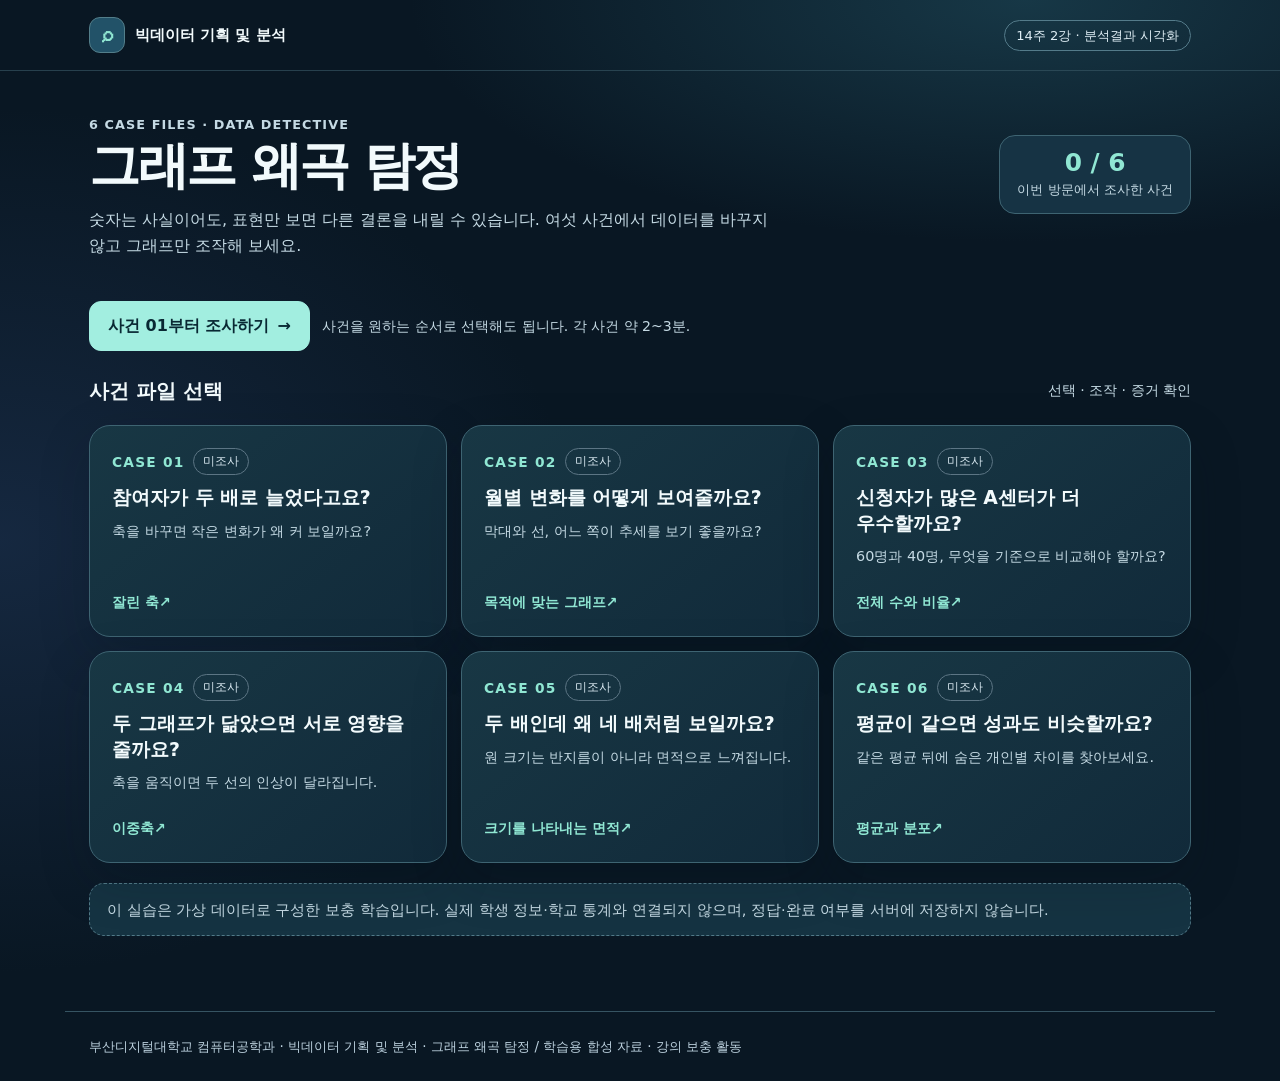
<file: tools/graph-detective/index.html>
<!doctype html>
<html lang="ko">
<head>
<meta charset="utf-8">
<meta name="robots" content="noindex,nofollow">
<meta name="viewport" content="width=device-width, initial-scale=1">
<meta name="description" content="같은 데이터가 어떻게 다른 인상을 주는지 여섯 사건을 직접 조사하는 교육용 시뮬레이션">
<title>그래프 왜곡 탐정 · 6개 사건 | 빅데이터 기획 및 분석</title>
<style>
:root{
  color-scheme:dark; --bg:#091723;--panel:#132d3b;--panel-alt:#173647;--ink:#f2fafc;
  --muted:#c5dae4;--quiet:#9db8c9;--stroke:#3e6472;--mint:#90e7d3;
  --gold:#ffdb96;--coral:#ffb6a2;--blue:#a0cbfa;--focus:#ffe396;
  --shadow:0 18px 50px #00111e35;
}
*{box-sizing:border-box}html{scroll-behavior:smooth}body{margin:0;min-width:300px;color:var(--ink);background:radial-gradient(ellipse 60% 28% at 80% 0,#2252638c,transparent 80%),radial-gradient(ellipse 45% 40% at 0 50%,#243c6275,transparent),var(--bg);font:16px/1.6 system-ui,-apple-system,'Malgun Gothic','Apple SD Gothic Neo',sans-serif;word-break:keep-all}button,select,input{font:inherit}button{cursor:pointer}button:disabled{opacity:.5;cursor:not-allowed}a{color:inherit;text-decoration:none}a:hover{text-decoration:underline;text-underline-offset:3px}button:focus-visible,a:focus-visible,select:focus-visible,input:focus-visible,summary:focus-visible{outline:3px solid var(--focus);outline-offset:3px}h1[tabindex="-1"]:focus,h2[tabindex="-1"]:focus{outline:none}[hidden]{display:none!important}.screen-reader{position:absolute;width:1px;height:1px;overflow:hidden;clip:rect(0 0 0 0);white-space:nowrap}
header{border-bottom:1px solid #365462ad}.nav{max-width:1150px;margin:auto;min-height:70px;padding:12px 24px;display:flex;align-items:center;justify-content:space-between;gap:16px}.brand{display:inline-flex;gap:10px;align-items:center;font-size:.94rem;font-weight:800}.brand-icon{display:grid;place-items:center;background:#225268;border:1px solid #537e8a;color:var(--mint);width:36px;height:36px;border-radius:11px;font-size:1.3rem}.nav-note{font-size:.82rem;color:#deedf4;border:1px solid #547b8a;border-radius:100px;padding:4px 11px}.shell{max-width:1150px;margin:auto;padding:34px 24px 75px}.eyebrow{margin:0 0 9px;color:var(--mint);font-size:.8rem;letter-spacing:.085em;font-weight:850}.hero{padding-bottom:24px}.hero h1{line-height:1.2;margin:0;font-size:clamp(2.1rem,4vw,3.3rem);letter-spacing:-.045em}.hero p{color:var(--muted);max-width:690px;margin:10px 0 0}.hero-top{display:flex;align-items:start;justify-content:space-between;gap:24px}.stat{padding:12px 17px;border:1px solid var(--stroke);border-radius:16px;background:#163344;min-width:120px;text-align:center;flex-shrink:0}.stat b{color:var(--mint);font-size:1.55rem;line-height:1.25;display:block}.stat small{display:block;color:var(--muted)}.overview-actions{display:flex;gap:12px;align-items:center;flex-wrap:wrap;margin:19px 0 24px}.btn{border:1px solid #6890a0;border-radius:12px;padding:11px 18px;color:var(--ink);background:#234b5c;font-weight:800;min-height:47px;display:inline-flex;align-items:center;justify-content:center;gap:8px}.btn:hover{background:#32566b;text-decoration:none}.btn.primary{color:#092833;background:#a2eee0;border-color:#a2eee0}.btn.primary:hover{background:#cbfff0}.btn.quiet{background:#173445}.btn.wide{width:100%}.little-note{color:var(--muted);font-size:.88rem}.section-head{display:flex;align-items:center;justify-content:space-between;gap:12px;margin:18px 0}.section-head h2{font-size:1.25rem;margin:0}.case-grid{display:grid;grid-template-columns:repeat(3,minmax(0,1fr));gap:14px}.case-tile{position:relative;padding:22px;background:linear-gradient(140deg,#183744,#112a3a);border:1px solid var(--stroke);border-radius:21px;color:var(--ink);text-align:left;min-height:212px;display:flex;flex-direction:column;gap:9px;box-shadow:var(--shadow);transition:transform .2s,border-color .2s}.case-tile:hover{transform:translateY(-3px);border-color:var(--mint)}.case-tile .tile-top{display:flex;align-items:center;justify-content:space-between;gap:8px}.tile-number{font-size:.86rem;color:var(--mint);font-weight:900;letter-spacing:.09em}.tile-status{font-size:.77rem;color:#d7e7ef;border:1px solid #5c7584;padding:3px 9px;border-radius:100px}.tile-status.done{border-color:#76ceb9;color:#aaf4df}.case-tile h3{font-size:1.18rem;margin:1px 0 0;line-height:1.35}.case-tile p{color:var(--muted);font-size:.9rem;margin:0;flex:1}.tile-action{display:flex;justify-content:space-between;align-items:center;font-weight:800;font-size:.88rem;color:var(--mint)}.office-note{border:1px dashed #527a88;background:#153342;border-radius:15px;margin-top:20px;padding:14px 17px;color:var(--muted);font-size:.91rem}
/* Investigation page */
.case-nav{display:flex;align-items:center;justify-content:space-between;gap:12px;margin-bottom:24px}.return-link{padding:9px 12px;border:1px solid var(--stroke);background:#173445;color:var(--ink);border-radius:12px;font-weight:800}.case-counter{font-size:.85rem;color:var(--mint);font-weight:800}.case-heading{margin-bottom:18px}.case-heading h2{font-size:clamp(1.62rem,3vw,2.25rem);letter-spacing:-.035em;line-height:1.3;margin:0 0 9px}.case-heading>p{color:var(--muted);margin:0}.scene{margin:0 0 18px;border:1px solid #537789;background:linear-gradient(105deg,#1e4750,#173448);padding:16px 19px;border-radius:16px}.scene strong{color:var(--gold);display:block;margin-bottom:4px}.scene p{margin:0;color:#e4f3f8}.lab-grid{display:grid;grid-template-columns:minmax(0,1fr) 318px;gap:17px;align-items:start}.lab-card,.decision,.controls,.evidence,.source-details{background:var(--panel);border:1px solid var(--stroke);border-radius:20px;padding:21px;box-shadow:var(--shadow)}.viz-title{display:flex;justify-content:space-between;align-items:center;gap:8px}.viz-title h3{font-size:1.09rem;margin:0}.chip{border:1px solid #588291;background:#224657;color:#e2f4f8;border-radius:100px;font-size:.78rem;padding:3px 10px;white-space:nowrap}.viz-box{background:#0b2230;border:1px solid #355b6c;border-radius:16px;margin-top:14px;overflow:hidden}.viz-box svg{display:block;width:100%;height:auto;min-height:250px}.reference{border:1px dashed #577c8b;background:#102d3b;border-radius:13px;padding:10px 13px;margin-top:11px;display:flex;align-items:center;gap:14px}.reference b{font-size:.81rem;color:var(--gold);white-space:nowrap}.ref-bars{height:40px;display:flex;align-items:flex-end;gap:7px;flex-shrink:0}.ref-bars i{display:block;width:17px;background:#87cfd1;border-radius:4px 4px 0 0;height:23px}.ref-bars i:last-child{background:#ffcf8d;height:40px}.reference span{color:var(--muted);font-size:.86rem}.plot-foot{color:var(--muted);font-size:.89rem;line-height:1.5;margin:13px 0 0}.decision h3,.controls h3{color:var(--mint);margin:0;font-size:.98rem}.prompt{font-size:1.16rem;font-weight:800;line-height:1.5;margin:11px 0 18px}.choices{display:grid;gap:10px}.choice{width:100%;padding:13px;text-align:left;border:1px solid #627f90;background:#254254;border-radius:13px;color:var(--ink);font-weight:750;min-height:53px}.choice:hover{background:#325668}.choice[aria-pressed="true"]{background:#394d53;border-color:var(--gold)}.decision-note{color:var(--muted);font-size:.87rem;margin:15px 0 0}.recorded{margin-top:18px;padding:13px;background:#163c44;border:1px solid #4a8f90;border-radius:13px;font-size:.91rem;color:#dffbf1}.recorded strong{display:block}.controls{margin-top:17px}.controls h3{font-size:1.08rem;color:var(--ink)}.controls>p{margin:5px 0 16px;color:var(--muted)}.control-group{display:grid;gap:9px;margin-top:10px}.control-label{font-weight:750;color:var(--ink);display:flex;justify-content:space-between;align-items:center;gap:12px}.control-label output{font-weight:850;color:var(--gold)}.slider{width:100%;accent-color:var(--mint);min-height:38px;cursor:pointer}.slider-limits{display:flex;justify-content:space-between;color:var(--muted);font-size:.86rem}.segments{display:flex;flex-wrap:wrap;gap:9px}.segments .btn{flex:1;min-width:120px}.btn[aria-pressed="true"]{background:var(--mint);color:#10313c;border-color:var(--mint)}.select-grid{display:grid;grid-template-columns:1fr 1fr;gap:12px}.select-grid label{font-weight:750;font-size:.9rem}.select-grid select{width:100%;background:#214657;color:var(--ink);border:1px solid #6c909f;border-radius:11px;min-height:47px;padding:8px;margin-top:5px}.hint{margin:12px 0 0;color:var(--muted);font-size:.88rem}.hint strong{color:var(--gold)}.evidence{margin-top:18px;border-color:#659f91;background:linear-gradient(135deg,#183d43,#173142)}.evidence .eyebrow{font-size:.79rem;margin-bottom:5px}.evidence h3{font-size:1.28rem;margin:0 0 9px}.evidence p{margin:8px 0;color:#e4f1f5}.evidence .metric-row{display:grid;grid-template-columns:repeat(2,minmax(0,1fr));gap:12px;margin:13px 0}.metric{background:#103341;padding:13px;border-radius:13px}.metric b{display:block;color:var(--mint);font-size:1.25rem}.metric small{color:var(--muted)}.evidence .caution{border-left:3px solid var(--gold);padding-left:12px;color:#eceddc}.end-actions{display:flex;gap:10px;flex-wrap:wrap;justify-content:flex-end;margin-top:16px}.source-details{margin-top:18px;background:#102837;box-shadow:none}.source-details summary{cursor:pointer;font-weight:800;color:#d7edf4}.source-details .table-wrap{overflow-x:auto;margin-top:13px}table{border-collapse:collapse;width:100%;color:#eaf5fa;font-size:.9rem}th,td{border-bottom:1px solid #385b69;padding:9px 11px;text-align:left}th{color:var(--mint);font-weight:800}.footer{max-width:1150px;margin:auto;color:#bcd1de;font-size:.84rem;border-top:1px solid #365462;padding:24px}
/* chart semantics and animation */
.graph-switch{animation:reveal-graph .26s ease-out}.plot-title-svg{fill:#e7f6fa;font-size:15px;font-weight:800}.axis-label{fill:#cfe0e8;font-size:14px}.svg-value{fill:#f5fdff;font-size:15px;font-weight:800}.svg-note{fill:#cfe0e8;font-size:14px}.chart-grid-line{stroke:#3e6475;stroke-width:1;stroke-dasharray:4 5;opacity:.7}.chart-axis-line{stroke:#7396a7;stroke-width:1.5}@keyframes reveal-graph{from{opacity:.65;transform:translateY(4px)}to{opacity:1;transform:translateY(0)}}
@media(max-width:960px){.case-grid{grid-template-columns:repeat(2,minmax(0,1fr))}.lab-grid{grid-template-columns:1fr}.decision{order:-1}.hero-top{align-items:start}}@media(max-width:650px){.shell{padding:24px 16px 55px}.nav{padding:11px 16px;min-height:65px}.nav-note{font-size:.71rem;padding:3px 8px}.brand{font-size:.86rem}.brand-icon{width:30px;height:30px}.hero-top{flex-direction:column;gap:15px}.stat{display:flex;align-items:center;gap:12px;min-width:0;text-align:left}.stat b{font-size:1.25rem}.case-grid{grid-template-columns:1fr;gap:11px}.case-tile{min-height:160px;padding:17px}.overview-actions .btn{flex:1}.lab-card,.decision,.controls,.evidence,.source-details{padding:16px;border-radius:17px}.decision{order:0}.case-heading h2{font-size:1.7rem}.select-grid{grid-template-columns:1fr}.viz-box svg{min-height:225px}.reference{gap:10px}.case-tile h3{font-size:1.1rem}.end-actions .btn{flex:1}.evidence .metric-row{gap:8px}.metric b{font-size:1.06rem}}@media(max-width:340px){.nav-note{display:none}.hero h1{font-size:2.05rem}.segments .btn{min-width:100px}.reference span{font-size:.8rem}}
@media(prefers-reduced-motion:reduce){*,*::before,*::after{animation:none!important;transition:none!important;scroll-behavior:auto!important}}
</style>
</head>
<body>
<header><nav class="nav" aria-label="학습도구 이동"><a class="brand" href="../../courses/bigdata-planning-analysis/index.html"><span class="brand-icon" aria-hidden="true">⌕</span><span>빅데이터 기획 및 분석</span></a><span class="nav-note">14주 2강 · 분석결과 시각화</span></nav></header>
<main class="shell">
<section id="office" aria-labelledby="office-title">
  <div class="hero"><p class="eyebrow">6 CASE FILES · DATA DETECTIVE</p><div class="hero-top"><div><h1 id="office-title" tabindex="-1">그래프 왜곡 탐정</h1><p>숫자는 사실이어도, 표현만 보면 다른 결론을 내릴 수 있습니다. 여섯 사건에서 데이터를 바꾸지 않고 그래프만 조작해 보세요.</p></div><div class="stat" aria-live="polite"><b id="done-count">0 / 6</b><small>이번 방문에서 조사한 사건</small></div></div></div>
  <div class="overview-actions"><button class="btn primary" type="button" data-open="1">사건 01부터 조사하기 <span aria-hidden="true">→</span></button><span class="little-note">사건을 원하는 순서로 선택해도 됩니다. 각 사건 약 2~3분.</span></div>
  <div class="section-head"><h2>사건 파일 선택</h2><span class="little-note">선택 · 조작 · 증거 확인</span></div>
  <div class="case-grid" id="case-grid"></div>
  <div class="office-note">이 실습은 가상 데이터로 구성한 보충 학습입니다. 실제 학생 정보·학교 통계와 연결되지 않으며, 정답·완료 여부를 서버에 저장하지 않습니다.</div>
</section>
<section id="investigation" hidden aria-labelledby="case-title">
  <div class="case-nav"><button class="return-link" data-home type="button">← 사건 목록</button><span class="case-counter" id="case-counter">CASE 01 / 06</span></div>
  <div class="case-heading"><p class="eyebrow" id="case-keyline"></p><h2 id="case-title" tabindex="-1"></h2><p id="case-description"></p></div>
  <div class="scene"><strong id="case-story-heading"></strong><p id="case-story"></p></div>
  <div class="lab-grid">
    <div class="lab-card"><div class="viz-title"><h3 id="viz-heading">보고서에서 발견한 그래프</h3><span class="chip" id="viz-badge">원본</span></div><div class="viz-box" id="viz-box"></div><div id="original-preview" class="reference" hidden></div><p class="plot-foot" id="plot-foot"></p></div>
    <aside class="decision" id="decision"><h3>STEP 01 · 먼저 판단하기</h3><p class="prompt" id="question"></p><div class="choices" id="choices"></div><div class="recorded" id="recorded" hidden aria-live="polite"></div><p class="decision-note" id="decision-note">첫 생각을 선택해 보세요. 정답은 조작한 뒤에 확인합니다.</p></aside>
  </div>
  <section class="controls" id="controls" hidden aria-labelledby="controls-title"><h3 id="controls-title">STEP 02 · 직접 증거 확인하기</h3><p id="controls-description"></p><div id="control-slot"></div><p class="hint" id="action-hint" aria-live="polite"></p></section>
  <section class="evidence" id="evidence" hidden aria-live="polite" aria-labelledby="evidence-title"></section>
  <details class="source-details" id="source-details" hidden><summary>이번 사건의 가상 원자료와 주의점 보기</summary><div id="source-slot" class="table-wrap"></div></details>
  <div class="end-actions"><button class="btn quiet" data-home type="button">사건 목록으로</button><button class="btn primary" type="button" id="next-case" hidden>다음 사건 보기 →</button></div>
</section>
</main>
<footer class="footer">부산디지털대학교 컴퓨터공학과 · 빅데이터 기획 및 분석 · 그래프 왜곡 탐정 / 학습용 합성 자료 · 강의 보충 활동</footer>
<script>
(() => {
'use strict';
const $ = (id) => document.getElementById(id);
const clamp=(x,min,max)=>Math.min(max,Math.max(min,x));
const datasets=Object.freeze({
  case1: Object.freeze({values:[100,110], labels:['2025년','2026년'], axisOriginal:90, axisMax:120}),
  case2: Object.freeze({months:['3월','4월','5월','6월','7월','8월'],values:[61,63,60,64,66,68]}),
  case3: Object.freeze({names:['A센터','B센터'],invited:[600,100],applicants:[60,40]}),
  case4: Object.freeze({months:['3월','4월','5월','6월','7월','8월'],rate:[61,64,63,68,66,70],counsel:[9,14,10,18,15,19]}),
  case5: Object.freeze({people:[50,100], baseRadius:35}),
  case6: Object.freeze({A:[68,69,70,70,71,72],B:[40,52,64,76,88,100]})
});
const average = xs => xs.reduce((s,v)=>s+v,0)/xs.length;
const pct = (num,den)=>100*num/den;
const pearson = (xs,ys) => {const a=average(xs),b=average(ys);let top=0,sx=0,sy=0;for(let i=0;i<xs.length;i++){const x=xs[i]-a,y=ys[i]-b;top+=x*y;sx+=x*x;sy+=y*y;}return top/Math.sqrt(sx*sy)};
const circleAreaRatio=(values,method)=>method==='radius'?Math.pow(values[1]/values[0],2):values[1]/values[0];
const getData=(id)=>datasets['case'+id];
const cases=[
 {id:1,title:'참여자가 두 배로 늘었다고요?',kind:'잘린 축',short:'축을 바꾸면 작은 변화가 왜 커 보일까요?',question:'이 보고서의 “두 배 증가” 주장을 그대로 믿어도 될까요?',choices:[['believe','막대가 두 배이니 맞을 것 같다'],['verify','축과 실제 숫자를 확인해야 한다']],story:'학습지원팀 보고서에서 참여자가 두 배 가까이 늘었다고 주장합니다. 그래프의 세로축이 90명에서 시작하는지 살펴보세요.',task:'세로축 시작값을 90명에서 0명까지 내려 보세요. 원본 그래프는 변하지 않습니다.',plotFoot:'보고서 그래프는 90명 시작축입니다. 데이터의 수치는 처음 판단 후 공개됩니다.',badge:'90명부터 시작'},
 {id:2,title:'월별 변화를 어떻게 보여줄까요?',kind:'목적에 맞는 그래프',short:'막대와 선, 어느 쪽이 추세를 보기 좋을까요?',question:'월별 접속률의 “변화 흐름”을 보여주려면 어떤 그래프가 더 편할까요?',choices:[['bar','각 월의 크기를 비교하는 막대그래프'],['line','시간 흐름을 연결하는 선그래프']],story:'3월부터 8월까지 학습 접속률의 변화를 설명하려 합니다. 지금은 막대그래프로 표현되어 있습니다.',task:'그래프 종류를 직접 “선그래프”로 바꾸고 같은 수치가 어떻게 읽히는지 살펴보세요.',plotFoot:'접속률 61, 63, 60, 64, 66, 68%. 값은 그래프 종류를 바꿔도 유지됩니다.',badge:'막대그래프'},
 {id:3,title:'신청자가 많은 A센터가 더 우수할까요?',kind:'전체 수와 비율',short:'60명과 40명, 무엇을 기준으로 비교해야 할까요?',question:'A센터 신청자가 더 많으니 모집 성과도 더 좋다고 할 수 있을까요?',choices:[['A','60명이니 A센터가 더 좋다'],['check','안내 대상까지 확인해야 한다']],story:'A센터 신청자는 60명, B센터는 40명입니다. 하지만 두 센터가 안내한 사람 수는 서로 다릅니다.',task:'“신청자 수”에서 “신청률”로 전환해 보세요. 분모까지 확인해야 공정하게 비교할 수 있습니다.',plotFoot:'A센터는 600명에게, B센터는 100명에게 안내했습니다. 신청자 수와 신청률은 서로 다른 질문입니다.',badge:'신청자 수'},
 {id:4,title:'두 그래프가 닮았으면 서로 영향을 줄까요?',kind:'이중축',short:'축을 움직이면 두 선의 인상이 달라집니다.',question:'접속률과 상담 건수의 선 모양이 비슷해 보이면 인과관계가 있다고 할 수 있을까요?',choices:[['yes','닮은 모양이니 영향이 있다'],['no','그래프만으로 인과관계는 단정할 수 없다']],story:'월별 LMS 접속률(%)과 학습상담 건수(건)를 한 그래프에 겹쳤습니다. 두 선은 서로 다른 세로축을 사용합니다.',task:'접속률 축과 상담 건수 축의 범위를 각각 한 번씩 바꿔 보세요. 숫자는 그대로입니다.',plotFoot:'청록색은 접속률(%), 금색은 상담 건수(건)입니다. 두 축의 단위와 범위를 반드시 확인하세요.',badge:'독립된 두 축'},
 {id:5,title:'두 배인데 왜 네 배처럼 보일까요?',kind:'크기를 나타내는 면적',short:'원 크기는 반지름이 아니라 면적으로 느껴집니다.',question:'50명과 100명을 원으로 그릴 때 반지름을 각각 1배·2배로 하면 면적도 2배일까요?',choices:[['yes','반지름이 두 배니까 면적도 두 배'],['no','면적은 반지름의 제곱에 비례한다']],story:'활동 참여자 50명과 100명을 크기가 다른 원으로 표시한 홍보 자료입니다. 원의 크기 표현 규칙을 확인해 보세요.',task:'원의 크기 기준을 “반지름 비례”에서 “면적 비례”로 전환하세요.',plotFoot:'실제 인원은 50명과 100명으로 두 배입니다. 원을 그리는 방법만 바뀝니다.',badge:'반지름에 비례'},
 {id:6,title:'평균이 같으면 성과도 비슷할까요?',kind:'평균과 분포',short:'같은 평균 뒤에 숨은 개인별 차이를 찾아보세요.',question:'두 학습집단의 평균이 모두 70점이면 점수 모습도 비슷하다고 할 수 있을까요?',choices:[['same','평균이 같으면 대부분 비슷할 것이다'],['distribution','개별 점수 분포를 확인해야 한다']],story:'A와 B 두 가상 집단의 평균은 모두 70점입니다. 평균 막대만 보면 차이가 없어 보입니다.',task:'“평균 비교”에서 “개별 점수 보기”로 전환해 보세요. 표본은 집단별 6명입니다.',plotFoot:'두 집단의 평균은 모두 70점입니다. 평균만으로는 점수의 퍼진 정도를 알 수 없습니다.',badge:'평균 70점'}
];
const lookup=id=>cases.find(c=>c.id===Number(id));
const done=new Set();
let active=null, state=null, motion=window.matchMedia('(prefers-reduced-motion: reduce)').matches;
const number=(v,d=0)=>Number(v).toFixed(d).replace(/\.0+$/,'');
const escapeText=s=>String(s).replaceAll('&','&amp;').replaceAll('<','&lt;').replaceAll('>','&gt;').replaceAll('"','&quot;');
function initialState(id){return {guessed:null,axis:90,type:'bar',metric:'count',left:'full',right:'wide',leftChanged:false,rightChanged:false,geometry:'radius',view:'mean',revealed:false}}
function office(){active=null;state=null;$('investigation').hidden=true;$('office').hidden=false;$('done-count').textContent=`${done.size} / 6`;
 $('case-grid').innerHTML=cases.map(c=>`<button class="case-tile" type="button" data-open="${c.id}" aria-label="사건 ${c.id}: ${escapeText(c.title)}, ${done.has(c.id)?'조사 완료, 다시 조사':'조사하기'}"><span class="tile-top"><span class="tile-number">CASE ${String(c.id).padStart(2,'0')}</span><span class="tile-status ${done.has(c.id)?'done':''}">${done.has(c.id)?'조사 완료':'미조사'}</span></span><h3>${escapeText(c.title)}</h3><p>${escapeText(c.short)}</p><span class="tile-action"><span>${escapeText(c.kind)}</span><span aria-hidden="true">${done.has(c.id)?'↻':'↗'}</span></span></button>`).join('');
 $('office-title').focus({preventScroll:true});window.scrollTo({top:0,behavior:'instant'});
}
function showCase(id){const c=lookup(id);if(!c)return;active=c;state=initialState(id);$('office').hidden=true;$('investigation').hidden=false;
 $('case-counter').textContent=`CASE ${String(id).padStart(2,'0')} / 06`;
 $('case-keyline').textContent=`사건 ${String(id).padStart(2,'0')} · ${c.kind}`;
 $('case-title').textContent=c.title;$('case-description').textContent=c.short;
 $('case-story-heading').textContent='수상한 보고서';$('case-story').textContent=c.story;
 $('question').textContent=c.question;$('choices').innerHTML=c.choices.map(([key,label])=>`<button class="choice" type="button" data-guess="${key}" aria-pressed="false">${escapeText(label)}</button>`).join('');
 $('recorded').hidden=true;$('decision-note').textContent='먼저 한 가지를 고르세요. 그래프를 조작한 뒤 근거를 확인합니다.';
 $('controls').hidden=true;$('evidence').hidden=true;$('next-case').hidden=true;
 $('viz-badge').textContent=c.badge;$('viz-heading').textContent='보고서에서 발견한 그래프';$('plot-foot').textContent=id===3?'신청자 수만 보면 A센터가 60명, B센터가 40명입니다. 안내 대상 규모는 첫 판단 후 공개됩니다.':c.plotFoot;
 $('source-slot').innerHTML=sourceMarkup(id);$('source-details').open=false;$('source-details').hidden=true;
 $('original-preview').hidden=true;drawChart();
 $('case-title').focus({preventScroll:true});window.scrollTo({top:0,behavior:'instant'});
}
function beginInvestigation(key){if(!active||state.guessed)return;state.guessed=key;const c=active;
 document.querySelectorAll('[data-guess]').forEach(btn=>{btn.disabled=true;btn.setAttribute('aria-pressed',String(btn.dataset.guess===key))});
 $('recorded').hidden=false;$('recorded').innerHTML='<strong>첫 판단을 기록했습니다.</strong>아직 정답은 알려드리지 않습니다. 그래프를 직접 조작해 확인해 보세요.';
 $('decision-note').textContent='STEP 02에서 표현 조건을 바꿔 보세요.';
 $('controls').hidden=false;$('source-details').hidden=false;$('plot-foot').textContent=c.plotFoot;$('controls-description').textContent=c.task;
 $('control-slot').innerHTML=controlMarkup(c.id);drawChart();updateHint();
 const first=$('control-slot').querySelector('input,select,button');first?.focus({preventScroll:true});
}
function controlMarkup(id){switch(id){
 case 1:return `<div class="control-group"><label class="control-label" for="axis-slider">세로축 시작값 <output id="axis-output" for="axis-slider">90명</output></label><input class="slider" type="range" id="axis-slider" min="0" max="95" step="5" value="90" aria-describedby="action-hint"><div class="slider-limits"><span>0명</span><span>95명</span></div></div>`;
 case 2:return `<div class="segments" role="group" aria-label="그래프 종류"><button class="btn" type="button" data-mode="bar" aria-pressed="true">막대그래프</button><button class="btn" type="button" data-mode="line" aria-pressed="false">선그래프</button></div>`;
 case 3:return `<div class="segments" role="group" aria-label="비교 기준"><button class="btn" type="button" data-mode="count" aria-pressed="true">신청자 수 (명)</button><button class="btn" type="button" data-mode="rate" aria-pressed="false">신청률 (%)</button></div>`;
 case 4:return `<div class="select-grid"><label for="left-scale">왼쪽 축 · 접속률<select id="left-scale" data-select="left"><option value="full">0~100%</option><option value="zoom">55~75%</option></select></label><label for="right-scale">오른쪽 축 · 상담 건수<select id="right-scale" data-select="right"><option value="wide">0~50건</option><option value="standard">0~25건</option><option value="zoom">8~20건</option></select></label></div>`;
 case 5:return `<div class="segments" role="group" aria-label="원의 크기 표현"><button class="btn" type="button" data-mode="radius" aria-pressed="true">반지름에 비례</button><button class="btn" type="button" data-mode="area" aria-pressed="false">면적에 비례</button></div>`;
 case 6:return `<div class="segments" role="group" aria-label="점수 표현 방식"><button class="btn" type="button" data-mode="mean" aria-pressed="true">평균 막대</button><button class="btn" type="button" data-mode="dots" aria-pressed="false">개별 점수 분포</button></div>`;
}}
function updateHint(){if(!active||!state)return;
 let s={1:`현재 세로축 시작: ${state.axis}명. 0명까지 옮기면 원자료와 비교할 수 있어요.`,2:'선그래프를 직접 선택해 월별 값의 연결을 확인하세요.',3:'신청률을 선택하면 안내 대상자 수를 고려한 비교를 볼 수 있습니다.',4:`왼쪽 축: ${state.leftChanged?'조절 완료':'미조절'} · 오른쪽 축: ${state.rightChanged?'조절 완료':'미조절'}. 두 축을 각각 바꿔 보세요.`,5:'“면적에 비례”를 선택하면 도형의 면적 비율이 실제 인원 비율과 맞춰집니다.',6:'“개별 점수 분포”를 선택하면 평균에 숨은 점수 차이가 보입니다.'}[active.id];
 $('action-hint').textContent=state.revealed?'증거를 확인했습니다. 다른 설정도 계속 시험할 수 있습니다.':s;
 if(active.id===1&&$('axis-output'))$('axis-output').textContent=state.axis+'명';
 document.querySelectorAll('[data-mode]').forEach(btn=>btn.setAttribute('aria-pressed',String(btn.dataset.mode===(active.id===2?state.type:active.id===3?state.metric:active.id===5?state.geometry:state.view))));
}
function modeChange(mode){if(!state?.guessed||!active)return;switch(active.id){case 2: state.type=mode;break;case 3:state.metric=mode;break;case 5:state.geometry=mode;break;case 6:state.view=mode;break;default:return;}
 drawChart();updateHint();checkReveal();}
function checkReveal(){if(state.revealed||!state.guessed)return;
 const ok={1:state.axis===0,2:state.type==='line',3:state.metric==='rate',4:state.leftChanged&&state.rightChanged,5:state.geometry==='area',6:state.view==='dots'}[active.id];
 if(!ok)return;state.revealed=true;done.add(active.id);
 $('evidence').hidden=false;$('evidence').innerHTML=evidenceMarkup(active.id);
 $('next-case').hidden=false;$('next-case').textContent=active.id===6?'첫 사건 다시 보기 →':`사건 ${String(active.id+1).padStart(2,'0')} 보기 →`;
 updateHint();
}
function evidenceMarkup(id){const sharedStart='<p class="eyebrow">STEP 03 · 분석 근거</p>';
 switch(id){
 case 1:return sharedStart+`<h3 id="evidence-title">막대는 두 배처럼 보여도 실제 인원은 10% 증가했습니다.</h3><div class="metric-row"><div class="metric"><small>실제 증가율</small><b>10%</b></div><div class="metric"><small>보고서 막대 높이 비율</small><b>2.00배</b></div></div><p>2025년 100명, 2026년 110명으로 인원 비율은 1.10배입니다. 원본의 세로축이 90명에서 시작해 보이는 막대 길이가 두 배가 되었습니다.</p><p class="caution">시작축이 0이 아닌 그래프가 항상 잘못은 아닙니다. 막대의 길이로 양을 비교할 때는 축과 단위를 함께 확인해야 합니다.</p>`;
 case 2:return sharedStart+`<h3 id="evidence-title">그래프는 분석 질문에 맞춰 선택합니다.</h3><p>3~8월의 값은 <strong>61, 63, 60, 64, 66, 68%</strong>로 변하지 않습니다. 선그래프는 월별 변화의 흐름을 연결해 보고, 막대그래프는 월별 크기를 각각 비교하는 데 유용합니다.</p><p class="caution">막대그래프가 틀린 것은 아닙니다. 전달하려는 질문에 따라 적절한 표현이 달라집니다.</p>`;
 case 3:return sharedStart+`<h3 id="evidence-title">신청자 수와 신청률은 다르게 답합니다.</h3><div class="metric-row"><div class="metric"><small>A센터 신청률</small><b>60 ÷ 600 = 10%</b></div><div class="metric"><small>B센터 신청률</small><b>40 ÷ 100 = 40%</b></div></div><p>총 신청자는 A센터가 60명으로 더 많습니다. 그러나 안내 대상 중 신청한 비율은 B센터가 40%로 더 높습니다.</p><p class="caution">인원수나 신청률 중 하나가 무조건 우수한 지표는 아닙니다. ‘총 참여 규모’인지 ‘안내 대비 신청 효율’인지 질문을 먼저 정해야 합니다.</p>`;
 case 4:return sharedStart+`<h3 id="evidence-title">선을 겹쳐 보여주는 정도는 축 범위로 달라집니다.</h3><div class="metric-row"><div class="metric"><small>접속률 실제 범위</small><b>61~70%</b></div><div class="metric"><small>상담 건수 실제 범위</small><b>9~19건</b></div></div><p>두 수치의 월별 값은 축을 바꿔도 그대로입니다. 시각적으로 가깝게 보이거나 멀어 보여도 데이터의 관계는 바뀌지 않습니다.</p><p class="caution">두 지표의 움직임이 비슷하더라도, 그것만으로 한 지표가 다른 지표를 변화시켰다고 판단할 수는 없습니다. 이중축에서는 양쪽 단위와 범위를 모두 확인해야 합니다.</p>`;
 case 5:return sharedStart+`<h3 id="evidence-title">반지름 2배는 원의 면적 4배가 됩니다.</h3><div class="metric-row"><div class="metric"><small>실제 참여 인원 비율</small><b>2.00배</b></div><div class="metric"><small>반지름 비례 시 도형 면적</small><b>4.00배</b></div></div><p>원은 면적이 반지름의 제곱에 비례합니다. 데이터의 크기를 원의 면적으로 표현하려면 반지름을 데이터의 제곱근에 비례해 정해야 합니다.</p><p class="caution">원·아이콘·3D 도형에서 면적과 부피는 길이보다 빠르게 늘 수 있습니다. 그래프가 어떤 시각적 크기로 수치를 표현하는지 확인해야 합니다.</p>`;
 case 6:return sharedStart+`<h3 id="evidence-title">평균이 같아도 점수 분포는 매우 다를 수 있습니다.</h3><div class="metric-row"><div class="metric"><small>A집단 · 평균 / 범위</small><b>70점 / 68~72점</b></div><div class="metric"><small>B집단 · 평균 / 범위</small><b>70점 / 40~100점</b></div></div><p>가상 A집단은 70점 주변에 모여 있고, B집단은 넓게 퍼져 있습니다. 같은 평균만으로 학습자의 점수 분포나 격차를 설명할 수 없습니다.</p><p class="caution">각 집단 6건으로 구성한 설명용 가상 자료입니다. 실제 집단의 분포나 통계적 유의성을 추정하는 자료는 아닙니다.</p>`;
}}
function sourceMarkup(id){const d=getData(id);const table=(head,rows)=>`<table><thead><tr>${head.map(h=>`<th>${escapeText(h)}</th>`).join('')}</tr></thead><tbody>${rows.map(row=>`<tr>${row.map(x=>`<td>${escapeText(x)}</td>`).join('')}</tr>`).join('')}</tbody></table>`;
 switch(id){
 case 1:return table(['연도','참여자'],d.labels.map((x,i)=>[x,`${d.values[i]}명`]))+'<p>막대그래프는 90명 시작축에서 막대 길이 비율이 2.00입니다. 수치 자체는 변하지 않습니다.</p>';
 case 2:return table(['월','접속률'],d.months.map((x,i)=>[x,`${d.values[i]}%`]));
 case 3:return table(['센터','안내 대상','신청자','신청률'],d.names.map((x,i)=>[x,`${d.invited[i]}명`,`${d.applicants[i]}명`,`${pct(d.applicants[i],d.invited[i])}%`]));
 case 4:return table(['월','접속률','상담 건수'],d.months.map((x,i)=>[x,`${d.rate[i]}%`,`${d.counsel[i]}건`]))+'<p>관계와 원인·결과를 구분해야 합니다. 상담 건수 자체는 교육성과의 원인을 설명하지 않습니다.</p>';
 case 5:return table(['집단','참여자'],[['A','50명'],['B','100명']])+'<p>원의 실제 표현면적은 반지름의 제곱에 비례합니다.</p>';
 case 6:return table(['집단','점수 1','2','3','4','5','6','평균'],[['A',...d.A,average(d.A)],['B',...d.B,average(d.B)]]);
}}
// SVG drawing functions; geometry always derives from the fixed case data above.
const dims=()=>window.innerWidth<=600?{w:340,h:270,l:47,r:326,t:35,b:218,font:13}:{w:650,h:347,l:68,r:626,t:35,b:281,font:15};
const svg=(body,label)=>{const {w,h}=dims();return `<svg class="graph-switch" viewBox="0 0 ${w} ${h}" xmlns="http://www.w3.org/2000/svg" role="img" aria-label="${escapeText(label)}"><title>${escapeText(label)}</title>${body}</svg>`;};
const line=(x1,y1,x2,y2,stroke='#63869a',width=1,dash='')=>`<line x1="${x1}" y1="${y1}" x2="${x2}" y2="${y2}" stroke="${stroke}" stroke-width="${width}" ${dash?'stroke-dasharray="'+dash+'"':''}/>`;
const text=(x,y,value,size=15,color='#e3f1f6',anchor='middle',weight=600)=>`<text x="${x}" y="${y}" text-anchor="${anchor}" font-size="${size}" fill="${color}" font-weight="${weight}">${escapeText(value)}</text>`;
function bars(values,labels,opts={}){const q=dims();const min=opts.min??0,max=opts.max??Math.max(...values)*1.25;const map=v=>q.b-(v-min)/(max-min)*(q.b-q.t);const range=q.r-q.l;
 let h='';const barW=Math.min(values.length===2?110:45,range/(values.length*1.7));
 for(let j=0;j<=4;j++){let val=min+(max-min)*j/4,y=map(val);h+=line(q.l,y,q.r,y,'#476475',1,'4 5')+text(q.l-8,y+5,`${number(val)}${opts.unit||''}`,q.font,'#cadee6','end',500);}
 values.forEach((v,i)=>{const x=q.l+range*(i+.5)/values.length,y=map(v),height=Math.max(0,q.b-y);h+=`<rect x="${x-barW/2}" y="${y}" width="${barW}" height="${height}" rx="5" fill="${i===0?'#70d0c6':'#ffcc88'}"/>`+(opts.hideValues?'':text(x,Math.max(22,y-9),`${number(v)}${opts.unit||''}`,q.font+1,'#f5faff'))+text(x,q.b+27,labels[i],q.font,'#e1ebf1');});
 h+=line(q.l,q.b,q.r,q.b,'#8aa9b4',1.8);return svg(h,opts.aria||`값 비교: ${labels.map((x,i)=>x+' '+values[i]+(opts.unit||'')).join(', ')}; 세로축 ${min}부터 ${max}까지`);
}
function trend(values,labels,mode='bar'){const q=dims(),max=100;const xs=values.map((_,i)=>q.l+(q.r-q.l)*(i+.5)/values.length);const ys=values.map(v=>q.b-v/100*(q.b-q.t));let h='';
 for(let val=0;val<=100;val+=25){const y=q.b-val/100*(q.b-q.t);h+=line(q.l,y,q.r,y,'#476475',1,'4 5')+text(q.l-8,y+5,val+'%',q.font,'#cadee6','end',500)}
 if(mode==='bar'){xs.forEach((x,i)=>{const bw=Math.min(51,(q.r-q.l)/10);h+=`<rect x="${x-bw/2}" y="${ys[i]}" width="${bw}" height="${q.b-ys[i]}" rx="5" fill="${i===5?'#ffcc88':'#70d0c6'}"/>`});}
 else {h+=`<polyline points="${xs.map((x,i)=>`${x},${ys[i]}`).join(' ')}" fill="none" stroke="#8ee7d4" stroke-width="4" stroke-linecap="round" stroke-linejoin="round"/>`;xs.forEach((x,i)=>h+=`<circle cx="${x}" cy="${ys[i]}" r="5" fill="${i===5?'#ffcc88':'#8ee7d4'}" stroke="#123a45" stroke-width="2"/>`)}
 xs.forEach((x,i)=>{h+=text(x,q.b+26,labels[i],q.font,'#e3edf4');if(window.innerWidth>600||i%2===0)h+=text(x,Math.max(20,ys[i]-11),values[i]+'%',q.font,'#f6fafc')});h+=line(q.l,q.b,q.r,q.b,'#8aa9b4',1.7);
 return svg(h,'3월부터 8월까지의 접속률 '+values.join(', ')+'퍼센트. '+(mode==='bar'?'막대그래프':'선그래프')+'로 표시.');
}
function dualAxis(){const q=dims(),d=datasets.case4;const L=state.left==='full'?[0,100]:[55,75],R=state.right==='wide'?[0,50]:state.right==='standard'?[0,25]:[8,20];const r=q.r-(q.w<=340?36:28);const x=i=>q.l+(r-q.l)*i/5, y=(v,[a,b])=>q.b-((v-a)/(b-a))*(q.b-q.t);let h='';
 for(let i=0;i<=4;i++){const py=q.b-(q.b-q.t)*i/4;h+=line(q.l,py,r,py,'#476475',1,'4 5');h+=text(q.l-9,py+5,number(L[0]+(L[1]-L[0])*i/4)+'%',q.font,'#8fe7d3','end');h+=text(r+7,py+5,number(R[0]+(R[1]-R[0])*i/4),q.font,'#ffcf8d','start');}
 h+=`<polyline points="${d.rate.map((v,i)=>`${x(i)},${y(v,L)}`).join(' ')}" fill="none" stroke="#8fe7d3" stroke-width="3.5" stroke-linejoin="round" stroke-linecap="round"/>`;
 h+=`<polyline points="${d.counsel.map((v,i)=>`${x(i)},${y(v,R)}`).join(' ')}" fill="none" stroke="#ffce88" stroke-width="3.5" stroke-linejoin="round" stroke-linecap="round"/>`;
 for(let i=0;i<6;i++){h+=`<circle cx="${x(i)}" cy="${y(d.rate[i],L)}" r="5" fill="#8fe7d3"/>`+`<circle cx="${x(i)}" cy="${y(d.counsel[i],R)}" r="5" fill="#ffce88"/>`;h+=text(x(i),q.b+26,d.months[i],q.font,'#deebf2');}
 h+=text(q.l,18,'접속률(%)',q.font,'#8fe7d3','start')+text(r,18,'상담(건)',q.font,'#ffce88','end');return svg(h,`접속률 ${d.rate.join(', ')}퍼센트와 상담 ${d.counsel.join(', ')}건. 왼쪽축 ${L.join('~')}%, 오른쪽축 ${R.join('~')}건. 축 설정은 가상 표현만 변경`);
}
function circles(){const q=dims(),d=datasets.case5;const small=q.w<=340?32:47,large=state.geometry==='radius'?small*2:small*Math.sqrt(2);const x1=q.w*.29,x2=q.w*.73,cy=q.h*.55;let h='';
 h+=`<circle cx="${x1}" cy="${cy}" r="${small}" fill="#72d6ca" fill-opacity=".88" stroke="#beffec" stroke-width="2.5"/>`;
 h+=`<circle cx="${x2}" cy="${cy}" r="${large}" fill="#ffc983" fill-opacity=".9" stroke="#ffe5aa" stroke-width="2.5"/>`;
 h+=text(x1,cy+5,'50',q.font+4,'#082b35')+text(x2,cy+5,'100',q.font+4,'#312410');
 h+=text(x1,q.h-27,'50명',q.font+1,'#e8f6f9')+text(x2,q.h-27,'100명',q.font+1,'#e8f6f9');
 h+=text(q.w/2,30,state.geometry==='radius'?'반지름 비례':'면적 비례',q.font+2,'#e4f4fa');
 return svg(h,`50명과 100명을 원으로 표현. ${state.geometry==='radius'?'반지름 두 배, 시각적 면적 네 배':'시각적 원 면적 두 배로 표현'}`);
}
function scoreViz(){const q=dims(),d=datasets.case6;const meanA=average(d.A),meanB=average(d.B);if(state.view==='mean')return bars([meanA,meanB],['A집단','B집단'],{min:0,max:100,unit:'점',aria:'A집단 평균 70점, B집단 평균 70점. 두 평균은 동일'});
 const x=v=>q.l+(v-40)/60*(q.r-q.l),ys=[q.t+67,q.t+160];let h='';
 for(let i=0;i<=4;i++){const value=40+15*i,x1=x(value);h+=line(x1,q.t+27,x1,ys[1]+27,'#456474',1,'3 5')+text(x1,q.b+25,value+'점',q.font-1,'#d3e7ed')}
 h+=text(q.l,18,'개별 점수 분포 · 각 집단 6명',q.font+1,'#edf7fa','start');
 [d.A,d.B].forEach((arr,gi)=>{const y=ys[gi];h+=text(q.l-8,y+4,gi===0?'A':'B',q.font+2,gi===0?'#86e4d5':'#ffcc88','end',850);h+=line(q.l,y,q.r,y,'#567989',2);arr.forEach((v,idx)=>{let yOffset=arr.slice(0,idx).filter(x=>x===v).length*14;h+=`<circle cx="${x(v)}" cy="${y-yOffset}" r="${q.w<=340?6:8}" fill="${gi===0?'#85e7d5':'#ffcc88'}" stroke="#0b2836" stroke-width="2"/>`});});
 return svg(h,'A집단 점수 68,69,70,70,71,72. B집단 점수 40,52,64,76,88,100. 양쪽 평균은 모두 70점');
}
function drawChart(){if(!active)return;const id=active.id,d=getData(id);let markup='',label='',badge='';
 switch(id){case 1: {const start=state.guessed?state.axis:90;const opts={min:start,max:120,unit:'명',hideValues:!state.guessed,aria:state.guessed?`2025년 100명과 2026년 110명. 세로축 ${start}명부터 120명까지`:`2025년과 2026년 참여자 비교 막대. 세로축 ${start}명부터 120명까지. 정확한 값은 첫 판단 후 확인할 수 있습니다.`};markup=bars(d.values,d.labels,opts);badge=`시작축 ${start}명`;break;}
 case 2:markup=trend(d.values,d.months,state.type);badge=state.type==='bar'?'막대그래프':'선그래프';break;
 case 3:{const values=state.metric==='count'?d.applicants:d.applicants.map((n,i)=>pct(n,d.invited[i]));markup=bars(values,d.names,{min:0,max:state.metric==='count'?70:50,unit:state.metric==='count'?'명':'%',aria:state.metric==='count'?'A 60명, B 40명':'A 10%, B 40%'});badge=state.metric==='count'?'신청자 수':'신청률';break;}
 case 4:markup=dualAxis();badge='이중축 · 단위 확인';break;
 case 5:markup=circles();badge=state.geometry==='radius'?'반지름 비례':'면적 비례';break;
 case 6:markup=scoreViz();badge=state.view==='mean'?'두 평균 70점':'개별 점수 분포';break;
 }
 $('viz-box').innerHTML=markup;$('viz-badge').textContent=badge;$('viz-heading').textContent=state.guessed?'내가 조절한 그래프':'보고서에서 발견한 그래프';
 const ref=$('original-preview');if(id===1&&state.guessed){ref.hidden=false;ref.innerHTML='<b>보고서 원본(고정)</b><div class="ref-bars" aria-hidden="true"><i></i><i></i></div><span>90명 시작축 · 100명과 110명 · 보이는 막대 높이 비율 2배</span>'}else{ref.hidden=true;ref.innerHTML=''};
}
function handleInput(e){if(!state?.guessed)return;if(e.target.id==='axis-slider'){state.axis=Number(e.target.value);drawChart();updateHint();checkReveal()}}
function handleSelect(e){if(!state?.guessed||active?.id!==4)return;const which=e.target.dataset.select;if(which==='left'){state.left=e.target.value;state.leftChanged=true}else if(which==='right'){state.right=e.target.value;state.rightChanged=true}else return;drawChart();updateHint();checkReveal();}
document.addEventListener('click',e=>{const btn=e.target.closest('button');if(!btn)return;
 if(btn.hasAttribute('data-home')){office();return}
 if(btn.hasAttribute('data-open')){showCase(Number(btn.dataset.open));return}
 if(btn.hasAttribute('data-guess')){beginInvestigation(btn.dataset.guess);return}
 if(btn.hasAttribute('data-mode')){modeChange(btn.dataset.mode);return}
 if(btn.id==='next-case'){showCase(active.id===6?1:active.id+1);return}
});
document.addEventListener('input',handleInput);document.addEventListener('change',handleSelect);
let resizeId=0;window.addEventListener('resize',()=>{cancelAnimationFrame(resizeId);resizeId=requestAnimationFrame(()=>{if(active)drawChart()})});
// Stable, deterministic helpers exposed solely for independent unit QA.
window.GRAPH_DETECTIVE_TEST={getData,average,pct,pearson,circleAreaRatio, caseCount:cases.length,
 actualGrowthPct:()=>pct(10,100), visibleHeightRatio:start=>(110-start)/(100-start),
 axisFraction:(v,a,b)=>(v-a)/(b-a),
 validateData:()=>cases.length===6&&average(datasets.case6.A)===70&&average(datasets.case6.B)===70,
 graphData:{count:datasets.case1.values,months:datasets.case2.months,rate:datasets.case2.values},
 activeCase:()=>active?.id??0, completed:()=>[...done].sort(), revealed:()=>!!state?.revealed,state:()=>state?{...state}:null};
office();
})();
</script>
</body>
</html>
</file>
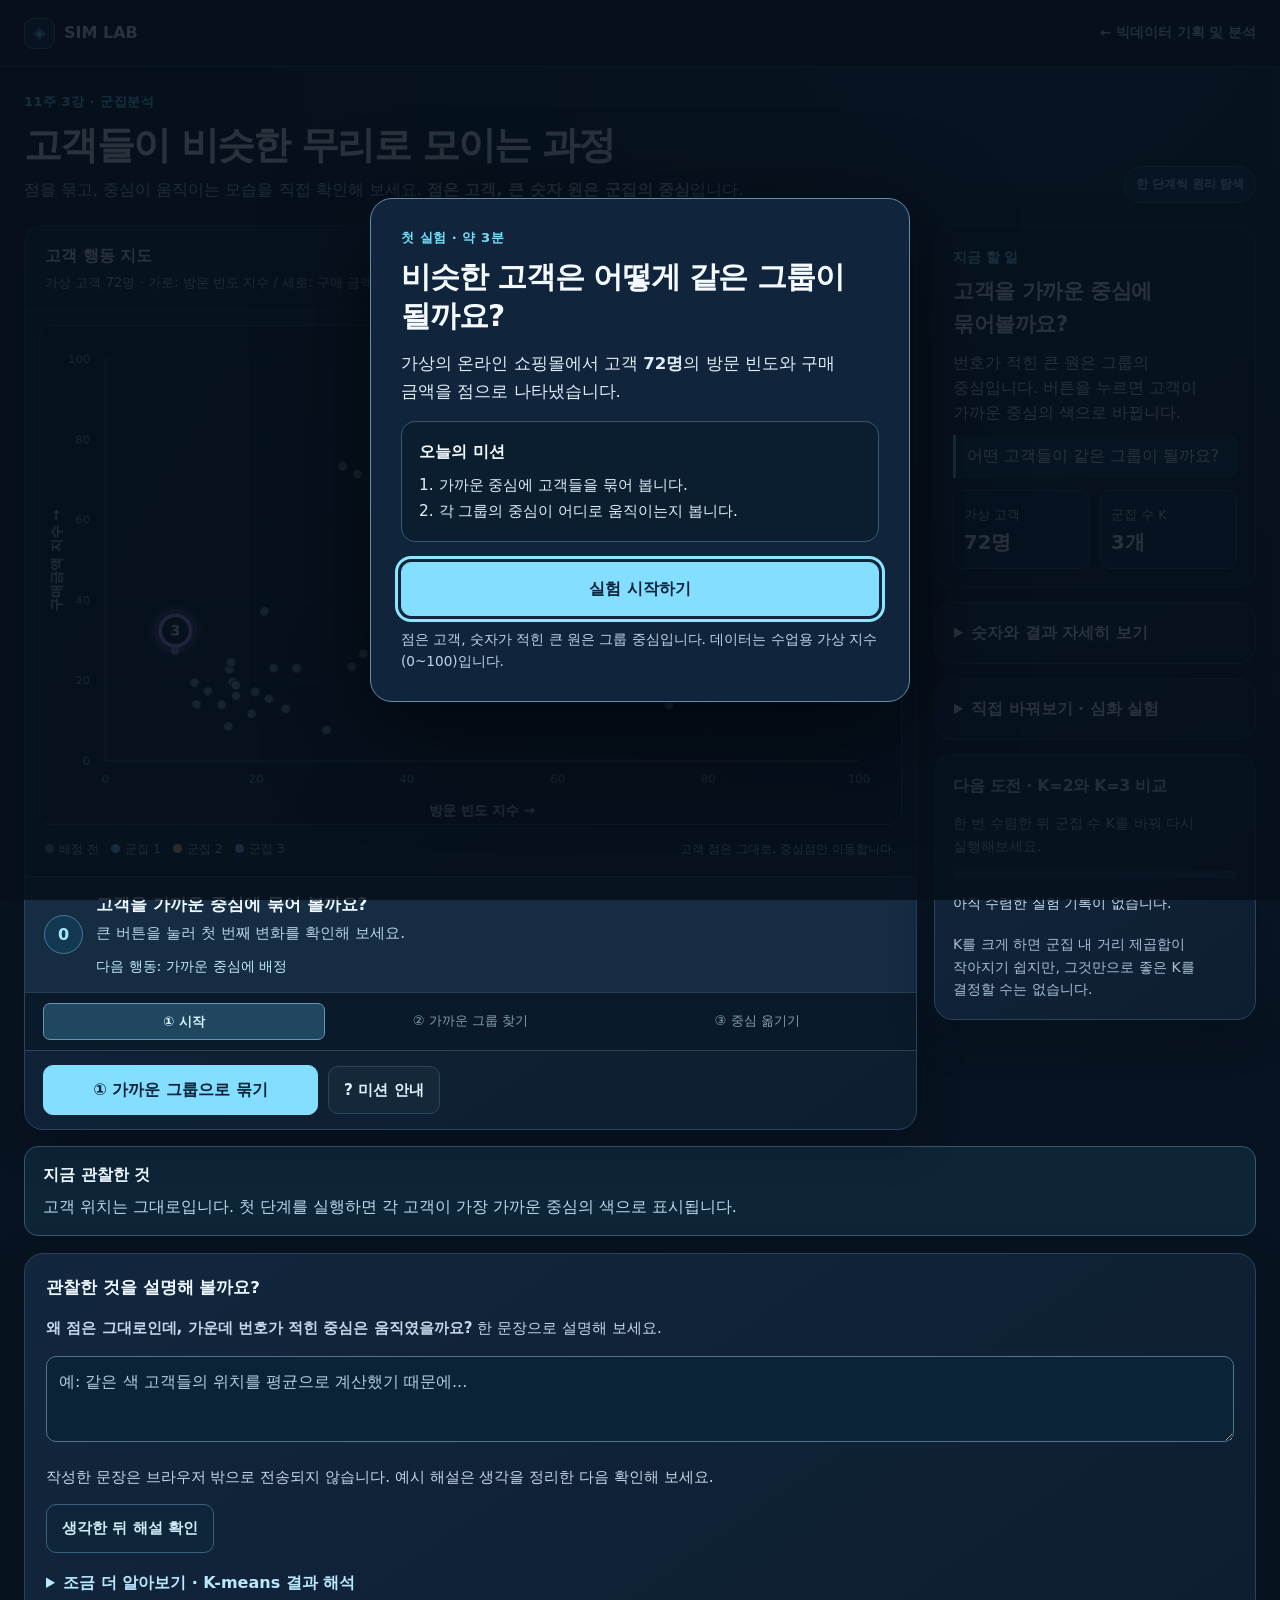
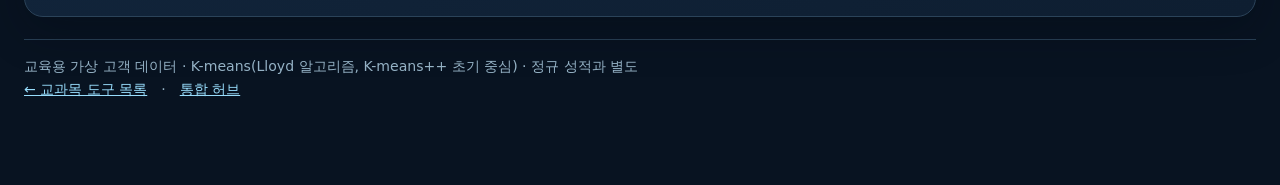
<file: tools/kmeans-lab/index.html>
<!doctype html>
<html lang="ko">
<head><meta name="robots" content="noindex,nofollow">
<meta charset="utf-8"><meta name="viewport" content="width=device-width,initial-scale=1">
<meta name="description" content="K-means 군집분석의 배정과 중심점 이동을 직접 실행하는 교육용 웹 시뮬레이션">
<title>고객 그룹 찾기 · K-means 군집 연구소 | 빅데이터 기획 및 분석</title>
<style>
:root{color-scheme:dark;--bg:#081321;--pane:#102238;--pane2:#152b43;--ink:#eef8ff;--muted:#afc6da;--line:#2b4359;--aqua:#72ddfa;--green:#96eabd;--gold:#ffcc76;--danger:#ff9b9f;--c1:#64d8ff;--c2:#ffcd83;--c3:#bc9bff;--c4:#7bebb5;--c5:#ff96b4;--c6:#ffe784}
*{box-sizing:border-box}html{scroll-behavior:smooth}body{background:radial-gradient(ellipse 80% 65% at 80% -5%,#193e58aa,transparent),#081321;color:var(--ink);font:16px/1.55 system-ui,-apple-system,'Malgun Gothic','Apple SD Gothic Neo',sans-serif;margin:0;min-height:100vh}button,input,select,textarea{font:inherit}button{cursor:pointer}button:disabled{cursor:not-allowed;opacity:.5}a{color:inherit}a:focus-visible,button:focus-visible,input:focus-visible,canvas:focus-visible,select:focus-visible{outline:3px solid #8ce5ff;outline-offset:3px}
.top{height:67px;padding:0 24px;display:flex;align-items:center;justify-content:space-between;gap:12px;border-bottom:1px solid #28445b;background:#081321cc}.top a{text-decoration:none;font-weight:750}.top .back{color:#b9d9eb;font-size:.85rem}.brand{display:flex;align-items:center;gap:9px}.brand-mark{display:inline-grid;place-items:center;width:31px;height:31px;border:1px solid #4b7894;color:#8fdcfb;border-radius:9px;background:#142e42}.shell{max-width:1450px;margin:0 auto;padding:25px 24px 70px}.intro{display:flex;align-items:end;justify-content:space-between;gap:16px;margin-bottom:22px}.eyebrow{font-size:.73rem;font-weight:800;letter-spacing:.12em;color:var(--aqua)}h1{font-size:clamp(1.7rem,3vw,2.55rem);letter-spacing:-.045em;margin:8px 0 9px;line-height:1.24}.lead{margin:0;color:var(--muted);max-width:820px;font-size:.94rem}.pilot-badge{white-space:nowrap;color:#afd9ed;background:#12324c;border:1px solid #35607c;border-radius:50px;padding:8px 11px;font-size:.74rem;font-weight:750}
.layout{display:grid;grid-template-columns:minmax(0,1fr) 322px;gap:17px;align-items:start}.panel{background:linear-gradient(145deg,#12263d,#0e1e31);border:1px solid var(--line);border-radius:19px;box-shadow:0 14px 44px #02091350;overflow:hidden}.panel-head{padding:17px 20px;border-bottom:1px solid #243d55;display:flex;align-items:center;justify-content:space-between;gap:12px}.panel-head strong{font-size:.95rem}.panel-head small{display:block;color:var(--muted);font-size:.74rem;margin-top:3px}.badge{color:#9be7ff;background:#123447;border:1px solid #3c738d;border-radius:100px;padding:5px 9px;font-size:.74rem;font-weight:700}.board-frame{position:relative;margin:14px;background:radial-gradient(ellipse 75% 75% at 60% 50%,#122f46,#091724 70%);border:1px solid #31506a;border-radius:13px;overflow:hidden}.board-frame:before{content:'';position:absolute;inset:0;background:linear-gradient(90deg,transparent,#1d4c6220,transparent);pointer-events:none;z-index:0}canvas{display:block;width:100%;height:auto;aspect-ratio:960/555;position:relative;touch-action:none;cursor:crosshair}.floating-help{position:absolute;left:14px;top:12px;color:#adc5da;font-size:.68rem;pointer-events:none;background:#071423d1;border:1px solid #234059;padding:5px 8px;border-radius:8px}.bottom-strip{display:flex;align-items:center;justify-content:space-between;gap:12px;padding:0 20px 17px;color:#b2cbdc;font-size:.78rem}.legend{display:flex;gap:12px;align-items:center;flex-wrap:wrap}.legend-dot{width:9px;height:9px;border-radius:50%;display:inline-block;background:var(--c1);margin-right:5px}.step-tools{border-top:1px solid #2a435b;padding:14px 18px;display:flex;gap:9px;flex-wrap:wrap;align-items:center}.btn{padding:11px 15px;color:#def2fd;background:#17344a;border:1px solid #37627b;border-radius:10px;font-weight:700;font-size:.85rem;display:inline-flex;align-items:center;justify-content:center;gap:7px;min-height:43px}.btn:hover:not(:disabled){border-color:#7bbfdf;background:#1b4059}.btn.primary{color:#092239;background:#83deff;border-color:#83deff}.btn.primary:hover:not(:disabled){background:#b4edff}.btn.soft{background:#152839;border-color:#2a465a}.btn.secondary{color:#d0ecf6;background:#0e253a}.step-tools .spacer{flex:1}.phase{padding:14px 19px;background:#152c43;display:grid;grid-template-columns:auto 1fr;gap:13px;align-items:center}.phase-round{border:1px solid #477a98;color:#a3eaff;width:39px;height:39px;border-radius:50%;display:grid;place-items:center;font-weight:850;background:#123951}.phase b{font-size:.92rem}.phase p{margin:3px 0 0;font-size:.8rem;color:#bad2e3}.step-labels{display:grid;grid-template-columns:repeat(3,1fr);gap:5px;padding:10px 18px;background:#0a1a2a;border-top:1px solid #263e53}.step-labels div{border-radius:7px;padding:7px 9px;text-align:center;color:#829eaf;font-size:.73rem}.step-labels .on{background:#214760;color:#d5f4ff;font-weight:750}
.side{display:flex;flex-direction:column;gap:15px}.side .panel{padding:19px}.side h2{margin:0 0 9px;font-size:1.03rem;letter-spacing:-.02em}.side-sub{color:var(--muted);font-size:.8rem;margin:0 0 17px}.ctrl{margin:17px 0}.ctrl:last-child{margin-bottom:0}.ctrl-top{display:flex;align-items:baseline;justify-content:space-between;margin-bottom:9px;gap:8px}.ctrl label{font-size:.83rem;font-weight:750}.ctrl output{font-weight:850;color:#8ee8fb;font-size:1rem;font-variant-numeric:tabular-nums}input[type=range]{appearance:none;width:100%;background:transparent;height:28px;margin:0;cursor:pointer}input[type=range]::-webkit-slider-runnable-track{height:7px;border-radius:99px;background:linear-gradient(90deg,#2a678a,#3d7f7c)}input[type=range]::-moz-range-track{height:7px;border-radius:99px;background:linear-gradient(90deg,#2a678a,#3d7f7c)}input[type=range]::-webkit-slider-thumb{appearance:none;background:#c9f3ff;width:18px;height:18px;border:3px solid #376e8c;border-radius:50%;margin-top:-6px;box-shadow:0 0 0 3px #5bbddb22}input[type=range]::-moz-range-thumb{background:#c9f3ff;width:15px;height:15px;border:3px solid #376e8c;border-radius:50%}.hint{font-size:.74rem;color:#9bb7c9;margin:5px 0 0}.side-actions{display:grid;grid-template-columns:1fr 1fr;gap:8px;margin-top:16px}.side-actions .btn{padding:10px 6px;font-size:.77rem}.metric-grid{display:grid;grid-template-columns:1fr 1fr;gap:9px}.metric{background:#0e2335;border:1px solid #2d4b61;border-radius:10px;padding:12px}.metric small{display:block;color:#9fb7cb;font-size:.73rem}.metric strong{display:block;font-size:1.3rem;font-variant-numeric:tabular-nums;letter-spacing:-.03em;margin-top:3px}.cluster-stats{display:flex;gap:6px;flex-wrap:wrap;margin-top:13px}.cluster-stat{display:inline-flex;align-items:center;gap:6px;border:1px solid #36506b;border-radius:9px;background:#132b42;padding:5px 8px;font-size:.75rem;color:#e1f0fb}.mini-dot{width:8px;height:8px;border-radius:50%;display:inline-block}.mission{font-size:.81rem;color:#c5deec}.mission b{color:#f6faff}.mission ol{padding-left:20px;margin:12px 0}.mission li{margin:7px 0}.mission p{color:#a5c0d2}.progress-track{height:8px;background:#223c51;border-radius:99px;overflow:hidden}.progress-fill{height:100%;width:0;background:linear-gradient(90deg,#64cafa,#a0f5ba);border-radius:99px;transition:width .35s}.record-list{margin-top:13px;min-height:36px}.record{display:flex;align-items:center;justify-content:space-between;gap:5px;border-bottom:1px solid #2a4357;padding:8px 0;color:#c8dfed;font-size:.81rem}.record:last-child{border:0}.record b{color:#96e6ba}.feedback{padding:15px 18px;margin-top:17px;border:1px solid #365871;border-radius:14px;background:#0e2538}.feedback h2{margin:0 0 7px;font-size:.94rem}.feedback p{margin:0;color:#bed7e9;font-size:.82rem}.feedback strong{color:#f1faff}.lower{display:grid;grid-template-columns:1fr 1fr;gap:17px;margin-top:17px}.lower .panel{padding:21px 23px}.lower h2{margin:0 0 10px;font-size:1.04rem}.lower p,.lower li{color:#c1d8e7;font-size:.85rem}.lower li{margin-bottom:6px}.lower ul{padding-left:20px}.detail{font-variant-numeric:tabular-nums;word-break:keep-all}.footer{font-size:.76rem;color:#95b2c5;margin-top:22px;padding:15px 0;border-top:1px solid #294055}.footer a{color:#98ddfc}.kbd{font-family:monospace;border:1px solid #3d566a;border-radius:5px;padding:1px 4px;font-size:.8em;background:#152e44}.sr-only{position:absolute;width:1px;height:1px;margin:-1px;overflow:hidden;clip:rect(0,0,0,0);white-space:nowrap}
@media(max-width:1060px){.layout{grid-template-columns:minmax(0,1fr) 278px}.shell{padding:20px 17px 50px}.side .panel{padding:16px}.step-tools{gap:7px}.btn{padding:10px 11px}}
@media(max-width:820px){.layout{grid-template-columns:1fr}.side{display:grid;grid-template-columns:repeat(2,minmax(0,1fr));align-items:start}.side .panel:last-child{grid-column:span 2}.lower{grid-template-columns:1fr}.intro{align-items:start;flex-direction:column}.bottom-strip{flex-direction:column;align-items:start}.top{padding:0 15px}}
@media(max-width:550px){.shell{padding:17px 10px 40px}.side{grid-template-columns:1fr}.side .panel:last-child{grid-column:span 1}.top{font-size:.86rem}.top .back{font-size:.72rem}.intro{padding:0 5px}h1{font-size:1.65rem}.lead{font-size:.85rem}.panel-head{padding:14px}.board-frame{margin:7px}.floating-help{position:static;border:0;border-radius:0;background:#0e2537;display:block}.step-tools{padding:11px;gap:7px}.step-tools .btn{flex:1;min-width:calc(33.333% - 7px);font-size:.79rem;padding:9px 7px}.step-tools .spacer{display:none}.step-labels{padding:6px 7px}.step-labels div{font-size:.68rem}.phase{padding:12px}.lower .panel{padding:16px}}
@media(prefers-reduced-motion:reduce){*{scroll-behavior:auto!important;transition:none!important}}

/* v0.2: 학습자 단계 공개 / 가독성 / 상호작용 개선 */
body{font-size:16px;line-height:1.6;word-break:keep-all}
.eyebrow{font-size:.81rem;letter-spacing:.04em}.lead{font-size:1rem;max-width:720px}
.hint,.side-sub,.phase p,.record,.mission,.metric small,.footer{font-size:.88rem}
.btn{font-size:.96rem;min-height:48px}.btn.primary{font-size:1rem}
.step-tools{gap:10px;align-items:center}.step-tools #step-btn{min-width:275px}
.btn[hidden],.pilot-badge[hidden],[hidden]{display:none!important}
.panel-head strong{font-size:1rem}.panel-head small{font-size:.83rem}
.board-frame{background:#0a1928}.board-frame .floating-help{font-size:.78rem;color:#d3e6f1}
.phase{border-top:1px solid #33516b}.phase b{font-size:1.06rem}.phase p{font-size:.96rem}
.step-labels div{font-size:.82rem}.step-labels .on{border:1px solid #6598b5}
.guided-card{padding:20px}.guided-card .guidance-label{display:inline-block;color:#9fe4fb;font-size:.85rem;font-weight:800;margin-bottom:6px}
.guided-card h2{font-size:1.3rem;margin:0 0 9px}.guided-card p{font-size:.98rem;color:#e0ebf3;margin:0 0 10px}
.guided-card .guided-question{border-left:3px solid #7edff1;padding:9px 11px;background:#123950;border-radius:0 8px 8px 0;font-size:.97rem}
.small-title{font-size:1rem!important}.side{gap:14px}.side .panel{padding:18px}.side details.panel{padding:0}
.side details.panel>summary{padding:17px 19px;cursor:pointer;font-size:1rem;font-weight:750;list-style-position:inside}
.side details.panel>.details-content{padding:0 19px 19px;border-top:1px solid #2a4359}
.side details.panel>summary:hover{background:#1b364c}
.side details.panel>summary:focus-visible{outline:3px solid #8ce5ff;outline-offset:-3px}
.side .coach-bubble{margin:0 0 10px;color:#dfedf8;font-size:.95rem}
.side .coach-bubble small{color:#d2e5f4;font-size:.86rem}
.side .metric-grid{grid-template-columns:repeat(2,minmax(0,1fr))}
.quick-summary{display:grid;grid-template-columns:1fr 1fr;gap:10px;margin-top:12px}
.quick-summary div{padding:10px;border:1px solid #31516c;border-radius:10px;background:#0b2439}
.quick-summary strong{display:block;font-size:1.23rem}.quick-summary small{color:#c1d7e8;font-size:.8rem}
#compare-next{width:100%;margin-top:14px}.compare-invite{font-size:.91rem;color:#dcebf5;margin:12px 0 0}
.learning-prompt{font-size:.98rem!important;line-height:1.65}.feedback{margin-top:16px}.feedback h2{font-size:1rem}.feedback p{font-size:.98rem;line-height:1.6}
.lower{grid-template-columns:1fr}.lower .panel{padding:21px}
.lower .panel textarea{resize:vertical;width:100%;min-height:86px;border:1px solid #53748a;border-radius:10px;background:#0b2336;color:#eef7fc;font:inherit;padding:12px}
.lower .panel textarea::placeholder{color:#b6cddd}
.lower p,.lower li{font-size:.95rem}.lower details>summary{cursor:pointer;color:#b9e8ff;font-weight:700}
#point-detail{font-size:.93rem}.empty-reminder{color:#bbd5e4;font-size:.91rem}
.welcome-layer{position:fixed;inset:0;z-index:90;display:grid;place-items:center;background:#06101bda;padding:20px;overflow-y:auto}
.welcome-dialog{width:min(540px,100%);background:#10253b;border:1px solid #5b8fac;box-shadow:0 30px 100px #0009;border-radius:22px;padding:28px 30px;color:#f4faff}
.welcome-dialog .eyebrow{letter-spacing:.04em;font-size:.82rem}.welcome-dialog h2{font-size:clamp(1.4rem,4vw,1.85rem);line-height:1.3;margin:10px 0 15px;letter-spacing:-.035em}
.welcome-dialog p{font-size:1.04rem;line-height:1.65;margin:0 0 16px;color:#e1eef8}
.welcome-dialog .scenario{padding:17px;border:1px solid #345970;border-radius:14px;background:#0b1e30;margin:14px 0 20px}
.welcome-dialog .scenario b{font-size:1.03rem}.welcome-dialog .scenario p{margin:8px 0 0;font-size:.96rem}
.welcome-dialog button{width:100%;min-height:54px;font-size:1.03rem}
.welcome-dialog .footnote{font-size:.85rem;color:#bdd6e6;margin:12px 0 0}
#stage-status{margin-top:10px;color:#c4e8fa;font-size:.9rem}
.course-location{font-size:.85rem;color:#c3dfef;margin-bottom:6px}
@media(max-width:820px){.layout{grid-template-columns:1fr}.side{grid-template-columns:1fr 1fr}.side .panel:first-child{grid-column:span 2}.side details.panel:last-child{grid-column:auto}}
@media(max-width:550px){.intro h1{font-size:1.72rem}.top{height:62px}.top .brand{font-size:.83rem}.top .back{font-size:.79rem}.board-frame{margin:9px}.board-frame canvas{width:100%;aspect-ratio:1/1}.side{grid-template-columns:1fr}.side .panel:first-child{grid-column:auto}.step-tools{padding:13px}.step-tools #step-btn{width:100%;min-width:0;flex:1 1 100%;font-size:.97rem}.step-tools #auto-btn,.step-tools #reset-btn{flex:1 1 calc(50% - 8px);min-width:0}.step-labels div{font-size:.76rem}.panel-head{align-items:start}.bottom-strip{padding:10px 15px}.welcome-dialog{padding:22px 19px}.welcome-dialog p{font-size:1rem}.floating-help{display:none!important}.guided-card h2{font-size:1.22rem}.guided-card{padding:18px}.side .panel{padding:17px}.pilot-badge{font-size:.8rem}.lead{font-size:.96rem}}

.mobile-quick{display:none}
@media(max-width:550px){
.mobile-quick{display:flex;position:sticky;top:0;z-index:20;align-items:center;gap:9px;padding:10px 11px;margin:0 0 12px;border-radius:13px;background:#0c2539ee;border:1px solid #37627c;box-shadow:0 8px 20px #020a164d;backdrop-filter:blur(10px)}
.mobile-quick .btn{width:100%;min-height:50px;font-size:1rem;line-height:1.3}
.step-tools #step-btn{display:none!important}
.step-tools #auto-btn,.step-tools #reset-btn{width:100%;flex:1 1 100%}
}

/* RC1: readable action labels without changing algorithm or chart proportions */
.side-actions .btn{font-size:max(.82rem,13px)}

/* D3: after each genuine center update, preserve before -> mean -> after evidence. */
.center-review{background:#102e43;border-top:1px solid #39617b;padding:15px 19px}
.center-review[hidden]{display:none!important}.center-review h2{font-size:17px;margin:0 0 3px}.center-review .review-lead{color:#cbe2ef;margin:0 0 10px;font-size:14px}
.center-picks{display:flex;gap:8px;flex-wrap:wrap}.center-picks button{padding:7px 12px;min-height:42px;background:#142c40;color:#e9f6ff;border:1px solid #547188;border-radius:10px;font-weight:750}
.center-picks button[aria-pressed="true"]{border:2px solid #92e9fb;background:#1c4861;color:white}
.center-review .center-evidence{margin:10px 0 0;padding:11px 13px;background:#0a2031;border:1px solid #37617a;border-radius:10px;font-size:15px;line-height:1.6;color:#e0f1fb;word-break:keep-all}
.center-evidence strong{color:#a3f3da}.center-evidence .rule{display:block;font-size:13px;color:#b3cee0;margin-top:6px}
@media(max-width:550px){.center-review{padding:13px}.center-picks button{flex:1;min-width:calc(33.333% - 8px)}.center-review .center-evidence{font-size:14px}}
</style></head>
<body>
<header class="top"><a class="brand" href="../../index.html"><span class="brand-mark" aria-hidden="true">◈</span> SIM LAB</a><a class="back" href="../../courses/bigdata-planning-analysis/index.html">← 빅데이터 기획 및 분석</a></header>
<main class="shell">
<section class="intro"><div><div class="eyebrow">11주 3강 · 군집분석</div><h1>고객들이 비슷한 무리로 모이는 과정</h1><p class="lead">점을 묶고, 중심이 움직이는 모습을 직접 확인해 보세요. <b>점은 고객, 큰 숫자 원은 군집의 중심</b>입니다.</p></div><span class="pilot-badge">한 단계씩 원리 탐색</span></section>
<div class="mobile-quick" aria-label="현재 실행할 단계"><button class="btn primary" type="button" id="mobile-step-btn">① 가까운 그룹으로 묶기</button></div>
<div class="layout">
<section class="panel" aria-label="K-means 시뮬레이션 화면"><div class="panel-head"><div><strong>고객 행동 지도</strong><small>가상 고객 72명 · 가로: 방문 빈도 지수 / 세로: 구매 금액 지수 (각 0~100)</small></div><span class="badge" id="state-badge">준비</span></div>
<div class="board-frame"><div class="floating-help">점은 고객 · 번호가 적힌 큰 원은 군집 중심</div><canvas id="field" width="960" height="555" tabindex="0" role="img" aria-label="가상 고객 72명의 방문 빈도 지수와 구매금액 지수가 점으로 표시되어 있습니다. 1, 2, 3 숫자가 적힌 큰 원이 군집 중심입니다. 단계 실행 후 군집 인원과 중심 이동 내용을 바로 아래 텍스트에서 확인할 수 있습니다.">캔버스를 표시할 수 없다면 아래의 단계 설명과 군집별 고객 수를 확인하세요.</canvas></div>
<div class="bottom-strip"><div class="legend" id="legend-labels"><span><i class="legend-dot" style="background:#728aa0"></i>배정 전</span><span><i class="legend-dot" style="background:var(--c1)"></i>군집 1</span><span><i class="legend-dot" style="background:var(--c2)"></i>군집 2</span><span><i class="legend-dot" style="background:var(--c3)"></i>군집 3</span></div><span>고객 점은 그대로, 중심점만 이동합니다.</span></div>
<div class="phase"><div class="phase-round" id="phase-number">0</div><div><b id="phase-title">먼저 고객을 그룹으로 묶어볼까요?</b><p id="phase-desc" aria-live="polite">아래의 큰 버튼 하나로 시작해 보세요.</p><div id="stage-status" role="status" aria-live="polite">첫 단계: 가장 가까운 중심으로 배정</div></div></div>

<div class="center-review" id="center-review" hidden aria-labelledby="center-review-title"><h2 id="center-review-title">이동 전·후 중심을 비교해 보세요</h2><p class="review-lead">차트의 점선 원은 이전 중심, 큰 번호 원은 새 중심입니다. 실제 배정된 고객의 평균 좌표가 새로운 위치입니다.</p>
<div class="center-picks" id="center-picks" role="group" aria-label="이동 근거를 확인할 군집"><button type="button" data-review="0" aria-pressed="true">군집 1</button><button type="button" data-review="1" aria-pressed="false">군집 2</button><button type="button" data-review="2" aria-pressed="false">군집 3</button></div>
<p class="center-evidence" id="center-evidence" role="status" aria-live="polite">평균 좌표를 계산하고 있어요.</p></div>
<div class="step-labels" aria-hidden="true"><div id="stage-ready" class="on">① 시작</div><div id="stage-assign">② 가까운 그룹 찾기</div><div id="stage-move">③ 중심 옮기기</div></div>
<div class="step-tools"><button class="btn primary" id="step-btn" type="button">① 가까운 그룹으로 묶기</button><button class="btn" id="auto-btn" type="button" hidden>⏵ 이어서 자동 실행</button><button class="btn soft" id="reset-btn" type="button" hidden>↺ 다시 시작</button><button class="btn soft" id="help-btn" type="button" aria-haspopup="dialog">? 미션 안내</button></div>
</section>
<aside class="side" aria-label="실험 안내 및 조작">
<section class="panel guided-card" aria-live="polite"><span class="guidance-label">지금 할 일</span><h2 id="coach-title">고객들이 어느 중심에 가까울까요?</h2><p id="coach-text">가운데 번호가 적힌 원은 중심점입니다. 첫 버튼을 누르면 고객이 가장 가까운 중심의 색으로 바뀝니다.</p><div class="guided-question" id="coach-question">먼저 어떤 고객들이 같은 그룹이 될지 살펴보세요.</div><div class="quick-summary"><div><small>가상 고객</small><strong id="quick-samples">72명</strong></div><div><small>군집 수 K</small><strong id="quick-k">3개</strong></div></div><button class="btn primary" id="compare-next" type="button" hidden>다른 군집 수로 비교하기</button><p class="compare-invite" id="compare-note" hidden>K를 바꾼 뒤 같은 고객 데이터로 다시 실험해 보세요.</p></section>
<details class="panel" id="numbers-details"><summary>숫자와 결과 자세히 보기</summary><div class="details-content"><p class="side-sub">군집별 고객 수와 거리 제곱합을 확인할 수 있습니다. 같은 데이터·같은 K에서의 실행 결과를 비교하세요.</p>
<div class="metric-grid"><div class="metric"><small>반복 횟수</small><strong id="iterations">0회</strong></div><div class="metric"><small>고객 수</small><strong id="samples">72개</strong></div><div class="metric"><small>군집 내 거리 제곱합</small><strong id="inertia">—</strong></div><div class="metric"><small>그룹 변경 고객</small><strong id="changes">—</strong></div></div><div class="cluster-stats" id="cluster-stats" aria-label="군집별 고객 수"><span>아직 그룹 배정 전입니다.</span></div></div></details>
<details class="panel" id="settings-details"><summary>직접 바꿔보기 · 심화 실험</summary><div class="details-content"><p class="side-sub">첫 두 단계를 살펴본 뒤 설정을 바꿔보세요. 군집 수나 데이터를 변경하면 현재 실험은 다시 시작됩니다.</p>
<div class="ctrl"><div class="ctrl-top"><label for="k">나눌 그룹 수(K)</label><output id="k-val" for="k">3개</output></div><input type="range" id="k" min="2" max="6" step="1" value="3"><p class="hint">그룹 수가 달라지면 중심점의 수도 달라집니다.</p></div>
<div class="ctrl"><div class="ctrl-top"><label for="spread">고객 데이터가 흩어진 정도</label><output id="spread-val" for="spread">10</output></div><input type="range" id="spread" min="4" max="20" step="2" value="10"><p class="hint">값이 커지면 그룹 경계가 겹치기 쉽습니다.</p></div>
<div class="ctrl"><div class="ctrl-top"><label for="outliers">멀리 떨어진 고객 수</label><output id="outliers-val" for="outliers">0개</output></div><input type="range" id="outliers" min="0" max="5" step="1" value="0"><p class="hint">드문 관측값이 중심 위치에 미치는 영향을 관찰합니다.</p></div>
<div class="ctrl"><div class="ctrl-top"><label for="speed">움직임 재생 속도</label><output id="speed-val" for="speed">1×</output></div><input type="range" id="speed" min="0.5" max="2" step="0.5" value="1"><p class="hint">재생 속도만 달라지며 알고리즘 결과는 그대로입니다.</p></div>
<div class="side-actions"><button class="btn secondary" id="start-btn" type="button">시작 중심 변경</button><button class="btn secondary" id="data-btn" type="button">새 가상 고객 만들기</button></div><p class="hint">시작 전 번호가 적힌 중심을 드래그하거나, 중심 번호를 키보드로 선택한 뒤 방향키로 이동할 수 있습니다.</p></div></details>
<section class="panel mission"><h2 class="small-title">다음 도전 · K=2와 K=3 비교</h2><p>한 번 수렴한 뒤 군집 수 K를 바꿔 다시 실행해보세요.</p><div class="progress-track" role="progressbar" aria-label="비교 실험 진행도" aria-valuemin="0" aria-valuemax="2" aria-valuenow="0" id="mission-progress"><div class="progress-fill" id="progress-fill"></div></div><div class="record-list" id="record-list" aria-live="polite"><span>비교한 실험이 아직 없습니다.</span></div><p class="hint" id="mission-note">군집 수가 더 크다고 언제나 더 좋은 분석은 아닙니다.</p></section>
</aside></div>
<div class="feedback"><h2>지금 관찰한 것</h2><p id="learning-feedback" class="learning-prompt" aria-live="polite">첫 버튼을 눌러 고객들이 가까운 중심의 색으로 묶이는지 확인해 보세요.</p></div>
<div class="lower"><section class="panel"><h2>관찰한 것을 설명해 볼까요?</h2><p><strong>왜 점은 그대로인데, 가운데 번호가 적힌 중심은 움직였을까요?</strong> 한 문장으로 설명해 보세요.</p><textarea id="learner-why" aria-label="중심이 움직이는 이유" placeholder="예: 같은 색 고객들의 위치를 평균으로 계산했기 때문에..."></textarea><p id="selfcheck-msg" class="empty-reminder" aria-live="polite">작성한 문장은 브라우저 밖으로 전송되지 않습니다. 예시 해설은 생각을 정리한 다음 확인해 보세요.</p><button class="btn secondary" id="reveal-concept" type="button">생각한 뒤 해설 확인</button><p id="concept-answer" hidden>같은 군집에 속한 고객들의 가로·세로 위치를 각각 평균 내면 새로운 중심이 됩니다. 고객 점의 위치는 바뀌지 않습니다. 중심 이동 후 다시 가까운 중심에 배정하는 일을 반복합니다.</p>
<details style="margin-top:17px"><summary>조금 더 알아보기 · K-means 결과 해석</summary><ul><li>각 고객은 가장 가까운 중심에 배정됩니다.</li><li>각 중심은 그 군집에 속한 고객 위치의 평균으로 이동합니다.</li><li>반복 후에도 결과는 초기 중심과 K 값의 영향을 받을 수 있습니다.</li><li>군집 내 거리 제곱합이 작아져도 분석 목적·해석 가능성을 함께 확인해야 합니다.</li></ul><p class="detail" id="point-detail" aria-live="polite">점 하나를 선택하면 각 중심까지의 제곱거리를 이곳에 표시합니다.</p></details></section></div>
<footer class="footer"><div>교육용 가상 고객 데이터 · K-means(Lloyd 알고리즘, K-means++ 초기 중심) · 정규 성적과 별도</div><div><a href="../../courses/bigdata-planning-analysis/index.html">← 교과목 도구 목록</a>　·　<a href="../../index.html">통합 허브</a></div></footer>
</main>
<div class="welcome-layer" id="welcome-layer"><section class="welcome-dialog" role="dialog" aria-modal="true" aria-labelledby="welcome-title" aria-describedby="welcome-desc" tabindex="-1">
<div class="eyebrow">첫 실험 · 약 3분</div><h2 id="welcome-title">비슷한 고객은 어떻게 같은 그룹이 될까요?</h2>
<p id="welcome-desc">가상의 온라인 쇼핑몰에서 고객 <strong>72명</strong>의 방문 빈도와 구매 금액을 점으로 나타냈습니다.</p>
<div class="scenario"><b>오늘의 미션</b><p>1. 가까운 중심에 고객들을 묶어 봅니다.<br>2. 각 그룹의 중심이 어디로 움직이는지 봅니다.</p></div>
<button class="btn primary" type="button" id="welcome-start">실험 시작하기</button><p class="footnote">점은 고객, 숫자가 적힌 큰 원은 그룹 중심입니다. 데이터는 수업용 가상 지수(0~100)입니다.</p>
</section></div>
<script>
(function(){'use strict';
let W=960,H=555, plot={x:73,y:37,w:840,h:448};
const colors=['#64d8ff','#ffcd83','#bc9bff','#7bebb5','#ff96b4','#ffe784'];
const $=id=>document.getElementById(id), canvas=$('field'),ctx=canvas.getContext('2d');
const reduceMotion=window.matchMedia && window.matchMedia('(prefers-reduced-motion: reduce)').matches;
const state={k:3,spread:10,outliers:0,dataSeed:41,initSeed:11,speed:1,points:[],centers:[],drawCenters:[],assignment:[],phase:'ready',iterations:0,changed:0,inertia:null,busy:false,running:false,cancel:0,records:new Map(),selectedPoint:-1,selectedCenter:-1,drag:-1,prevCenters:[],animation:null,explainCenter:0};
function rngFactory(seed){let t=seed>>>0;return function(){t+=0x6D2B79F5;let x=t;x=Math.imul(x^(x>>>15),x|1);x^=x+Math.imul(x^(x>>>7),x|61);return ((x^(x>>>14))>>>0)/4294967296}}
function clamp(v,lo,hi){return Math.max(lo,Math.min(hi,v))}
function round(v){return Math.round(v*10)/10}
function dist2(a,b){const dx=a.x-b.x,dy=a.y-b.y;return dx*dx+dy*dy}
function px(x){return plot.x+x/100*plot.w}function py(y){return plot.y+(100-y)/100*plot.h}
function inverse(pos){return {x:clamp((pos.x-plot.x)/plot.w*100,0,100),y:clamp(100-(pos.y-plot.y)/plot.h*100,0,100)}}
function normal(r){return Math.sqrt(-2*Math.log(Math.max(1e-9,r())))*Math.cos(2*Math.PI*r())}
function generateData(){const r=rngFactory(state.dataSeed*1009+state.spread*313+state.outliers*37), groups=[{x:22,y:25},{x:77,y:29},{x:51,y:76}];let points=[];let id=1;
 for(let g=0;g<groups.length;g++){for(let j=0;j<24;j++){const x=clamp(groups[g].x+normal(r)*state.spread,3,97), y=clamp(groups[g].y+normal(r)*state.spread,3,97);points.push({id:id++,x,y});}}
 for(let i=0;i<state.outliers;i++){let loc;for(let tr=0;tr<120;tr++){loc={x:5+r()*90,y:5+r()*90};if(Math.min(...groups.map(c=>Math.sqrt(dist2(c,loc))))>23)break}points.push({...loc,id:id++})}
 return points;
}
function initKmeansPlusPlus(){const r=rngFactory(state.initSeed*719+state.dataSeed*271+state.k*17), pts=state.points;let selected=new Set(),centers=[];let idx=Math.floor(r()*pts.length); selected.add(idx); centers.push({x:pts[idx].x,y:pts[idx].y});
 for(let k=1;k<state.k;k++){const ds=pts.map((p,i)=>selected.has(i)?0:Math.min(...centers.map(c=>dist2(c,p))));const sum=ds.reduce((a,b)=>a+b,0);let target=r()*sum,next=-1;if(sum<=0){next=pts.findIndex((_,i)=>!selected.has(i))}else{for(let i=0;i<ds.length;i++){target-=ds[i];if(target<=0&&ds[i]>0){next=i;break}}}if(next<0)next=pts.findIndex((_,i)=>!selected.has(i));if(next<0)next=0; selected.add(next);centers.push({x:pts[next].x,y:pts[next].y});}return centers;
}
function resetAll(recreateData=false,clearRecords=false){state.cancel++;state.running=false;state.busy=false;if(recreateData)state.points=generateData();if(clearRecords)state.records.clear();state.centers=initKmeansPlusPlus();state.drawCenters=state.centers.map(c=>({...c}));state.assignment=state.points.map(()=>-1);state.phase='ready';state.iterations=0;state.changed=0;state.inertia=null;state.selectedPoint=-1;state.selectedCenter=-1;state.drag=-1;state.prevCenters=[];state.explainCenter=0;state.animation=null;stateStatus('준비','고객을 가까운 중심에 묶어 볼까요?','큰 버튼을 눌러 첫 번째 변화를 확인해 보세요.');feedback('고객 위치는 그대로입니다. 첫 단계를 실행하면 각 고객이 가장 가까운 중심의 색으로 표시됩니다.');refresh();draw();}
function stateStatus(badge,title,description){$('state-badge').textContent=badge;$('phase-title').textContent=title;$('phase-desc').textContent=description;}
function feedback(markup){$('learning-feedback').innerHTML=markup;}
function formatNumber(v){return Math.round(v).toLocaleString('ko-KR')}
function inertiaFor(assign,centers){return state.points.reduce((sum,p,i)=>sum+(assign[i]<0?0:dist2(p,centers[assign[i]])),0)}
function clusterCount(assign){let counts=Array.from({length:state.k},()=>0);assign.forEach(v=>{if(v>=0)counts[v]++});return counts}

// D3 summary is derived from actual assigned points and previous/current centroid coordinates.
function centerEvidence(i){
 const prev=state.prevCenters[i],curr=state.centers[i];
 const members=state.points.filter((p,idx)=>state.assignment[idx]===i),n=members.length;
 const mean=n?{x:members.reduce((a,p)=>a+p.x,0)/n,y:members.reduce((a,p)=>a+p.y,0)/n}:curr;
 const distance=Math.sqrt(dist2(prev,curr));
 return {i,n,prev:{...prev},curr:{...curr},mean,distance};
}
function updateCenterReview(){
 const visible=state.prevCenters.length===state.k && (state.phase==='moved'||state.phase==='done');
 $('center-review').hidden=!visible;
 if(!visible)return;
 const chosen=Math.min(state.explainCenter,state.k-1);state.explainCenter=chosen;
 $('center-picks').innerHTML=Array.from({length:state.k},(_,i)=>`<button type="button" data-review="${i}" aria-pressed="${i===chosen}">군집 ${i+1}</button>`).join('');
 const x=centerEvidence(chosen),pos=p=>`(${p.x.toFixed(1)}, ${p.y.toFixed(1)})`;
 $('center-evidence').innerHTML=`<strong>군집 ${chosen+1} · 고객 ${x.n}명</strong> 　이전 중심 ${pos(x.prev)} → 새 중심 ${pos(x.curr)}. `+
  (x.n?`같은 군집 고객 ${x.n}명의 가로·세로 좌표 평균 ${pos(x.mean)}이 새 중심입니다.`:'이 군집에는 배정된 고객이 없어 기존 중심을 유지했습니다.')+
  `<span class="rule">이동 거리 약 ${x.distance.toFixed(1)} (가상 지수 좌표 단위). 고객 점의 위치는 바뀌지 않습니다.</span>`;
}
function updateLearningUI(){
 const phase=state.phase,firstRound=state.iterations===0;
 const title=$('coach-title'),tip=$('coach-text'),question=$('coach-question');
 $('quick-samples').textContent=state.points.length+'명';$('quick-k').textContent=state.k+'개';$('legend-labels').innerHTML='<span><i class="legend-dot" style="background:#728aa0"></i>배정 전</span>'+colors.slice(0,state.k).map((color,i)=>'<span><i class="legend-dot" style="background:'+color+'"></i>군집 '+(i+1)+'</span>').join('');
 const primary=$('step-btn');
 if(phase==='ready'){
  primary.textContent='① 가까운 그룹으로 묶기';title.textContent='고객을 가까운 중심에 묶어볼까요?';tip.textContent='번호가 적힌 큰 원은 그룹의 중심입니다. 버튼을 누르면 고객이 가까운 중심의 색으로 바뀝니다.';question.textContent='어떤 고객들이 같은 그룹이 될까요?';$('stage-status').textContent='다음 행동: 가까운 중심에 배정';
 }else if(phase==='assigned'){
  primary.textContent='② 그룹 중심 옮기기';title.textContent='같은 색 고객들의 가운데는 어디일까요?';tip.textContent='가까운 중심에 따라 고객이 색으로 나뉘었습니다. 이제 그룹에 속한 고객 좌표의 평균으로 중심을 옮깁니다.';question.textContent='큰 숫자 원이 어디로 움직이는지 관찰해 보세요.';$('stage-status').textContent='다음 행동: 군집별 평균으로 중심 이동';
 }else if(phase==='moved'){
  primary.textContent='③ 다시 가까운 그룹 찾기';title.textContent='중심은 움직이고, 고객은 그대로입니다.';tip.textContent='큰 원이 각 그룹의 평균 위치로 이동했습니다. 이제 새로운 중심을 기준으로 고객을 다시 묶을 수 있습니다.';question.textContent='중심 위치가 바뀌면 그룹 소속도 달라질까요?';$('stage-status').textContent='다음 행동: 새 중심에 다시 배정';
 }else{
  primary.textContent='✓ 이번 실험 완료';title.textContent='이제 두 가지 군집 수를 비교해 보세요.';tip.textContent='중심이 더는 거의 움직이지 않는 상태에 도달했습니다. 다른 군집 수를 선택하면 같은 고객을 다른 방식으로 나눌 수 있습니다.';question.textContent='그룹 수가 더 많으면 언제나 더 좋은 분석일까요?';$('stage-status').textContent='이번 실행 종료 · 비교 도전으로 이동';
 }
 $('mobile-step-btn').textContent=phase==='ready'?'① 그룹으로 묶어보기':phase==='assigned'?'② 중심점 움직이기':phase==='moved'?'③ 다시 묶어보기':'✓ 실험 완료';$('mobile-step-btn').disabled=state.busy||state.running||state.phase==='done';$('auto-btn').hidden=(firstRound&&phase!=='done'&&!state.running)||(phase==='done'&&!state.running);$('reset-btn').hidden=(phase==='ready'&&firstRound);
 $('compare-next').hidden=(phase!=='done');$('compare-note').hidden=(phase!=='done');
 if(phase==='done')$('compare-next').textContent='K='+(state.k===3?2:3)+'로 비교해 보기';
}
function refresh(){ $('k').value=state.k;$('k-val').textContent=state.k+'개';$('spread').value=state.spread;$('spread-val').textContent=state.spread;$('outliers').value=state.outliers;$('outliers-val').textContent=state.outliers+'개';$('speed').value=state.speed;$('speed-val').textContent=state.speed+'×';$('iterations').textContent=state.iterations+'회';$('samples').textContent=state.points.length+'개';$('inertia').textContent=state.inertia===null?'—':formatNumber(state.inertia);$('changes').textContent=state.phase==='ready'?'—':state.changed+'개';
 $('step-btn').disabled=state.busy||state.running||state.phase==='done';$('auto-btn').textContent=state.running?'Ⅱ 일시정지':'⏵ 이어서 자동 실행';$('auto-btn').disabled=state.phase==='done'&&!state.running;$('reset-btn').disabled=state.busy&&state.running;$('start-btn').disabled=state.busy;$('data-btn').disabled=state.busy;
 for(const id of ['stage-ready','stage-assign','stage-move'])$(id).classList.remove('on');$(state.phase==='ready'?'stage-ready':state.phase==='assigned'?'stage-assign':'stage-move').classList.add('on');$('phase-number').textContent=state.phase==='ready'?'0':state.phase==='assigned'?'1':'2';
 const cl=$('cluster-stats');if(state.phase==='ready'){cl.innerHTML='<span class="muted">아직 데이터 배정 전입니다.</span>'}else{let a=clusterCount(state.assignment);cl.innerHTML=a.map((v,i)=>'<span class="cluster-stat"><i class="mini-dot" style="background:'+colors[i]+'"></i>군집 '+(i+1)+' · '+v+'개</span>').join('')}
 const recs=[...state.records.values()].sort((a,b)=>a.k-b.k);$('record-list').innerHTML=recs.length?recs.map(r=>'<div class="record"><span>K='+r.k+' · '+r.iters+'회 반복</span><b>거리합 '+formatNumber(r.inertia)+'</b></div>').join(''):'<span class="muted">아직 수렴한 실험 기록이 없습니다.</span>';
 updateLearningUI();updateCenterReview();const success=Number(state.records.has(2))+Number(state.records.has(3));$('progress-fill').style.width=success*50+'%';$('mission-progress').setAttribute('aria-valuenow',String(success));$('mission-note').textContent=success===2?'미션 완료! 결과의 군집 크기와 구조를 비교하세요. K를 늘리는 것만으로 최적의 군집 수를 단정할 수는 없습니다.':success===1?'좋습니다. 이제 다른 K를 선택하고 다시 실행해보세요.':'K를 크게 하면 군집 내 거리 제곱합이 작아지기 쉽지만, 그것만으로 좋은 K를 결정할 수는 없습니다.';
}
function assignToNearest(){const prev=state.assignment;const next=state.points.map(p=>{let best=Infinity,idx=-1;for(let i=0;i<state.centers.length;i++){const d=dist2(p,state.centers[i]);if(d<best){best=d;idx=i}}return idx});state.changed=next.reduce((n,x,i)=>n+Number(x!==prev[i]),0);state.assignment=next;state.inertia=inertiaFor(next,state.centers);return next}
function updateTargets(){let sums=Array.from({length:state.k},()=>({x:0,y:0,n:0}));state.points.forEach((p,i)=>{const g=state.assignment[i],s=sums[g];s.x+=p.x;s.y+=p.y;s.n++});let targets=sums.map((s,i)=>s.n?{x:s.x/s.n,y:s.y/s.n}:{...state.centers[i]}); // 빈 군집은 그대로 둡니다. 다른 초기 중심에서 다시 시도할 수 있습니다.
 const movement=targets.reduce((m,c,i)=>m+Math.sqrt(dist2(c,state.centers[i])),0);return {targets,movement,empty:sums.filter(s=>!s.n).length};}
function draw(){ctx.clearRect(0,0,W,H);const bg=ctx.createLinearGradient(0,0,W,H);bg.addColorStop(0,'#0c2032');bg.addColorStop(1,'#071526');ctx.fillStyle=bg;ctx.fillRect(0,0,W,H);
 const gridX=plot.x,gridY=plot.y;ctx.save();ctx.lineWidth=1;for(let v=0;v<=100;v+=20){ctx.strokeStyle='#34536a57';ctx.beginPath();ctx.moveTo(px(v),plot.y);ctx.lineTo(px(v),plot.y+plot.h);ctx.stroke();ctx.beginPath();ctx.moveTo(plot.x,py(v));ctx.lineTo(plot.x+plot.w,py(v));ctx.stroke();ctx.fillStyle='#84a9bf';ctx.font=(W<700?'18px system-ui':'13px system-ui');ctx.textAlign='center';ctx.fillText(v,px(v),plot.y+plot.h+24);ctx.textAlign='right';ctx.fillText(v,plot.x-17,py(v)+4);}ctx.strokeStyle='#51768c';ctx.beginPath();ctx.moveTo(gridX,gridY);ctx.lineTo(gridX,gridY+plot.h);ctx.lineTo(gridX+plot.w,gridY+plot.h);ctx.stroke();ctx.restore();
 ctx.save();ctx.fillStyle='#c2d8e7';ctx.font=(W<700?'bold 20px system-ui':'bold 15px system-ui');ctx.textAlign='center';ctx.fillText('방문 빈도 지수 →',plot.x+plot.w/2,H-10);ctx.translate(W<700?24:23,plot.y+plot.h/2);ctx.rotate(-Math.PI/2);ctx.fillText('구매금액 지수 →',0,0);ctx.restore();
 const anim=state.animation;const alpha=anim&&anim.kind==='assign'?anim.progress:1;
 // 선택한 점에서 중심까지의 거리를 점선으로 보여줍니다.
 if(state.selectedPoint>=0){const p=state.points[state.selectedPoint];if(p){state.drawCenters.forEach((c,i)=>{ctx.strokeStyle=colors[i]+'a5';ctx.setLineDash([6,7]);ctx.lineWidth=1.2;ctx.beginPath();ctx.moveTo(px(p.x),py(p.y));ctx.lineTo(px(c.x),py(c.y));ctx.stroke();ctx.setLineDash([]);});}}
 if(anim&&anim.kind==='move'&&state.prevCenters.length){state.prevCenters.forEach((c,i)=>{const to=anim.targets[i];ctx.strokeStyle=colors[i]+'8a';ctx.lineWidth=2.6;ctx.setLineDash([7,6]);ctx.beginPath();ctx.moveTo(px(c.x),py(c.y));ctx.lineTo(px(to.x),py(to.y));ctx.stroke();ctx.setLineDash([]);});}
 for(let i=0;i<state.points.length;i++){const p=state.points[i],g=state.assignment[i];ctx.beginPath();ctx.arc(px(p.x),py(p.y),state.selectedPoint===i?(W<700?11:7.7):(W<700?8.5:5.5),0,Math.PI*2);if(g<0){ctx.fillStyle='#93abc3';}else{ctx.fillStyle=colors[g];}ctx.globalAlpha=g<0?0.85:0.25+0.75*alpha;ctx.fill();ctx.globalAlpha=1;ctx.strokeStyle=state.selectedPoint===i?'white':'#05203a';ctx.lineWidth=state.selectedPoint===i?2.5:1.3;ctx.stroke();}
   if(state.prevCenters.length===state.k && (state.phase==='moved'||state.phase==='done')){
    state.prevCenters.forEach((before,i)=>{
      const after=state.centers[i],chosen=i===state.explainCenter;
      const x=px(before.x),y=py(before.y),tx=px(after.x),ty=py(after.y);
      ctx.save();ctx.lineWidth=chosen?3.7:2;ctx.strokeStyle=colors[i]+(chosen?'de':'77');ctx.setLineDash([6,6]);
      ctx.beginPath();ctx.moveTo(x,y);ctx.lineTo(tx,ty);ctx.stroke();ctx.setLineDash([]);
      ctx.beginPath();ctx.arc(x,y,W<700?22:16,0,Math.PI*2);ctx.stroke();
      const angle=Math.atan2(ty-y,tx-x);if(Math.hypot(tx-x,ty-y)>8){ctx.beginPath();ctx.moveTo(tx-13*Math.cos(angle-0.5),ty-13*Math.sin(angle-0.5));ctx.lineTo(tx,ty);ctx.lineTo(tx-13*Math.cos(angle+0.5),ty-13*Math.sin(angle+0.5));ctx.stroke();}
      ctx.font=(W<700?'bold 16px system-ui':'bold 12px system-ui');ctx.textAlign='center';ctx.fillStyle='#e7f6ff';ctx.fillText(`전${i+1}`,x,Math.max(plot.y+13,y-(W<700?27:20)));
      ctx.restore();
    });
  }
state.drawCenters.forEach((c,i)=>{const x=px(c.x),y=py(c.y);ctx.save();ctx.shadowColor=colors[i];ctx.shadowBlur=18;ctx.beginPath();ctx.arc(x,y,W<700?23:17,0,Math.PI*2);ctx.fillStyle='#0b2035';ctx.fill();ctx.shadowBlur=0;ctx.lineWidth=4;ctx.strokeStyle=colors[i];ctx.stroke();ctx.beginPath();ctx.arc(x,y,W<700?30:23,0,Math.PI*2);ctx.strokeStyle=colors[i]+'60';ctx.lineWidth=1;ctx.stroke();ctx.fillStyle='#f8fcff';ctx.font=(W<700?'bold 25px system-ui':'bold 16px system-ui');ctx.textAlign='center';ctx.textBaseline='middle';ctx.fillText(String(i+1),x,y+1);ctx.restore();});
 if(anim&&anim.kind==='assign'){ctx.fillStyle='#8aeaff0d';ctx.fillRect(plot.x,plot.y,plot.w*alpha,plot.h);ctx.strokeStyle='#b8fbff75';ctx.lineWidth=2;ctx.beginPath();ctx.moveTo(plot.x+plot.w*alpha,plot.y);ctx.lineTo(plot.x+plot.w*alpha,plot.y+plot.h);ctx.stroke();}
}
function animate(kind,duration,token,targets=null){return new Promise(resolve=>{if(reduceMotion){if(kind==='move'&&targets)state.drawCenters=targets.map(c=>({...c}));state.animation=null;draw();resolve(token===state.cancel);return;}
 const start=performance.now(),old=state.drawCenters.map(c=>({...c}));function frame(now){if(token!==state.cancel){state.animation=null;resolve(false);return}const t=clamp((now-start)/duration,0,1);const ease=1-Math.pow(1-t,3);state.animation={kind,progress:t,targets};if(kind==='move'&&targets)state.drawCenters=old.map((c,i)=>({x:c.x+(targets[i].x-c.x)*ease,y:c.y+(targets[i].y-c.y)*ease}));draw();if(t<1){requestAnimationFrame(frame)}else{state.animation=null;draw();resolve(true)}}requestAnimationFrame(frame)})}
async function singleStep(){if(state.busy||state.phase==='done')return false;state.busy=true;const token=state.cancel;refresh();
 if(state.phase==='ready'||state.phase==='moved'){const previous=state.phase;assignToNearest();state.phase='assigned';state.prevCenters=[];stateStatus('배정','첫 번째 변화: 고객들이 그룹으로 나뉘었습니다.','각 고객이 가장 가까운 번호 중심의 색으로 바뀌었습니다. 고객의 위치는 그대로입니다.');feedback('<strong>가까운 중심으로 묶기:</strong> 작은 점은 고객, 큰 번호 원은 중심입니다. '+(previous==='ready'?'이제 그룹에 속한 고객의 평균 위치로 중심을 옮겨 볼까요?':'이전보다 그룹이 바뀐 고객은 '+state.changed+'명입니다.')); refresh();const ok=await animate('assign',Math.round(520/state.speed),token);if(!ok)return false;
 }else if(state.phase==='assigned'){const {targets,movement,empty}=updateTargets();state.prevCenters=state.centers.map(c=>({...c}));stateStatus('중심 이동','두 번째 변화: 그룹 중심이 움직입니다.','같은 색 고객의 가로·세로 좌표를 평균 내어 새 중심을 계산합니다.');feedback('<strong>중심 이동:</strong> 고객 점이 아니라 큰 번호 원이 움직입니다. '+(empty?'빈 그룹 '+empty+'개는 이동하지 않았습니다.':''));const ok=await animate('move',Math.round(760/state.speed),token,targets);if(!ok)return false;state.centers=targets.map(c=>({...c}));state.drawCenters=targets.map(c=>({...c}));state.iterations++;state.inertia=inertiaFor(state.assignment,state.centers);
 const converged=movement<.07&&state.changed===0,limit=state.iterations>=36;state.phase=(converged||limit)?'done':'moved';if(converged){state.records.set(state.k,{k:state.k,inertia:state.inertia,iters:state.iterations});state.running=false;stateStatus('수렴','실험 완료! 중심이 거의 멈췄습니다.','가까운 중심으로 배정하고 평균으로 옮기는 과정을 반복한 결과입니다.');feedback('<strong>이번 실험 완료:</strong> K='+state.k+'에서 중심이 안정되었습니다. 다른 K로 비교해 보세요. <strong>거리 제곱합이 작다고 무조건 좋은 그룹은 아닙니다.</strong>');}else if(limit){state.running=false;stateStatus('상한 도달','반복 상한에 도달했습니다','36회 반복했지만 안정 상태에 도달하지 못했습니다. K나 초기 중심을 바꿔 다시 시도해보세요.');feedback('이번 실행은 <strong>수렴 기록에 포함되지 않습니다.</strong> 데이터와 초기 중심을 바꾸어 비교해 보세요.');}else{stateStatus('반복 '+state.iterations+'회','② 중심이 이동했습니다','이동 후 점을 다시 배정하면 다음 군집이 형성됩니다.');}
 }
 state.busy=false;refresh();draw();return true;
}
function sleep(ms,token){return new Promise(res=>setTimeout(()=>res(token===state.cancel),ms))}
async function play(){if(state.running){state.running=false;refresh();return}if(state.phase==='done')return;state.running=true;refresh();const token=state.cancel;while(state.running&&token===state.cancel&&state.phase!=='done'){const ok=await singleStep();if(!ok||token!==state.cancel)break;await sleep(Math.max(80,250/state.speed),token);}if(token===state.cancel){state.running=false;refresh()}}
function setParameter(kind,value){const old=state[kind];if(old===value)return;state[kind]=value;if(kind==='speed'){refresh();return;}if(kind==='k'){resetAll(false,false)}else{resetAll(true,true)}}
function reflowCanvas(){
 const small=(window.innerWidth||1024)<=550;
 W=small?650:960; H=small?650:555;
 plot=small?{x:73,y:36,w:541,h:533}:{x:73,y:37,w:840,h:448};
 canvas.width=W;canvas.height=H;draw();
}
function pointAt(e){const r=canvas.getBoundingClientRect();return{x:(e.clientX-r.left)*W/r.width,y:(e.clientY-r.top)*H/r.height}}
function selectPoint(pos){let best=12*12,index=-1;for(let i=0;i<state.points.length;i++){const p=state.points[i];const dx=px(p.x)-pos.x,dy=py(p.y)-pos.y;const d=dx*dx+dy*dy;if(d<best){index=i;best=d}}return index}
function centerAt(pos){let idx=-1,dmin=23*23;state.drawCenters.forEach((c,i)=>{let dx=px(c.x)-pos.x,dy=py(c.y)-pos.y,d=dx*dx+dy*dy;if(d<dmin){idx=i;dmin=d}});return idx}
function updatePointDetail(){if(state.selectedPoint<0){$('point-detail').textContent='점 하나를 선택하면 각 중심까지의 제곱거리를 이곳에 표시합니다.';return}let p=state.points[state.selectedPoint];let ds=state.centers.map((c,i)=>({i,d:dist2(c,p)})),min=ds.reduce((a,b)=>a.d<b.d?a:b);$('point-detail').textContent='선택한 점 '+p.id+'번: 중심별 제곱거리 '+ds.map(x=>(x.i+1)+'번 '+formatNumber(x.d)).join(' / ')+'. 가장 가까운 중심은 '+(min.i+1)+'번입니다.';}
canvas.addEventListener('pointerdown',e=>{if(state.busy||state.running)return;const pos=pointAt(e);const ci=centerAt(pos);if(ci>=0&&state.phase==='ready'){state.drag=ci;state.selectedCenter=ci;canvas.setPointerCapture(e.pointerId);canvas.style.cursor='grabbing';return}state.selectedPoint=selectPoint(pos);updatePointDetail();draw()});
canvas.addEventListener('pointermove',e=>{if(state.drag<0)return;const p=inverse(pointAt(e));state.centers[state.drag]={...p};state.drawCenters[state.drag]={...p};draw()});
function endDrag(){state.drag=-1;canvas.style.cursor='crosshair'}canvas.addEventListener('pointerup',endDrag);canvas.addEventListener('pointercancel',endDrag);
canvas.addEventListener('keydown',e=>{if(state.busy||state.running||state.phase!=='ready')return;const n=parseInt(e.key,10);if(n>=1&&n<=state.k){state.selectedCenter=n-1;$('point-detail').textContent='중심 '+n+'번을 선택했습니다. 방향키로 초기 위치를 움직일 수 있습니다.';draw();return}let dx=0,dy=0;if(e.key==='ArrowLeft')dx=-2;if(e.key==='ArrowRight')dx=2;if(e.key==='ArrowUp')dy=2;if(e.key==='ArrowDown')dy=-2;if((dx||dy)&&state.selectedCenter>=0){e.preventDefault();let c=state.centers[state.selectedCenter];c.x=clamp(c.x+dx,0,100);c.y=clamp(c.y+dy,0,100);state.drawCenters=state.centers.map(c=>({...c}));draw();}});
$('center-picks').addEventListener('click',e=>{const button=e.target.closest('button[data-review]');if(!button||$('center-review').hidden)return;state.explainCenter=Number(button.dataset.review);updateCenterReview();draw();});
$('step-btn').addEventListener('click',()=>singleStep());$('mobile-step-btn').addEventListener('click',()=>singleStep());$('auto-btn').addEventListener('click',()=>play());$('reset-btn').addEventListener('click',()=>resetAll(false,false));$('start-btn').addEventListener('click',()=>{state.initSeed++;resetAll(false,false)});$('data-btn').addEventListener('click',()=>{state.dataSeed++;resetAll(true,true)});
$('k').addEventListener('input',e=>setParameter('k',Number(e.target.value)));$('spread').addEventListener('input',e=>setParameter('spread',Number(e.target.value)));$('outliers').addEventListener('input',e=>setParameter('outliers',Number(e.target.value)));$('speed').addEventListener('input',e=>setParameter('speed',Number(e.target.value)));
$('compare-next').addEventListener('click',()=>{setParameter('k',state.k===3?2:3);if($('mobile-step-btn').focus && (window.innerWidth||1024)<=550)$('mobile-step-btn').focus();else if($('step-btn').focus)$('step-btn').focus();});
$('help-btn').addEventListener('click',openWelcome);$('welcome-start').addEventListener('click',closeWelcome);
$('reveal-concept').addEventListener('click',()=>{const a=$('concept-answer');a.hidden=!a.hidden;$('reveal-concept').textContent=a.hidden?'생각한 뒤 해설 확인':'해설 닫기';});
function openWelcome(){$('welcome-layer').hidden=false;if($('welcome-start').focus)$('welcome-start').focus();}
function closeWelcome(){$('welcome-layer').hidden=true;if((window.innerWidth||1024)<=550){if($('mobile-step-btn').focus)$('mobile-step-btn').focus();}else if($('step-btn').focus)$('step-btn').focus();}
if(document.addEventListener){document.addEventListener('keydown',e=>{if(e.key==='Escape'&&!$('welcome-layer').hidden)closeWelcome();if(e.key==='Tab'&&!$('welcome-layer').hidden){e.preventDefault();if($('welcome-start').focus)$('welcome-start').focus();}});}
if(window.addEventListener)window.addEventListener('resize',reflowCanvas);
state.points=generateData();resetAll(false,true);reflowCanvas();openWelcome();
// 자동화 검수에 활용할 읽기 전용 상태 요약. 학생 인터페이스에는 노출하지 않습니다.
Object.defineProperty(window,'__simTest',{value:{snapshot:()=>({k:state.k,spread:state.spread,outliers:state.outliers,points:state.points.map(p=>({...p})),centers:state.centers.map(c=>({...c})),assignment:[...state.assignment],phase:state.phase,iterations:state.iterations,changed:state.changed,inertia:state.inertia,records:[...state.records.values()],prevCenters:state.prevCenters.map(c=>({...c})),centerEvidence:state.prevCenters.length===state.k?(Array.from({length:state.k},(_,i)=>centerEvidence(i))):[]})},writable:false});
})();
</script>
</body></html>
</file>
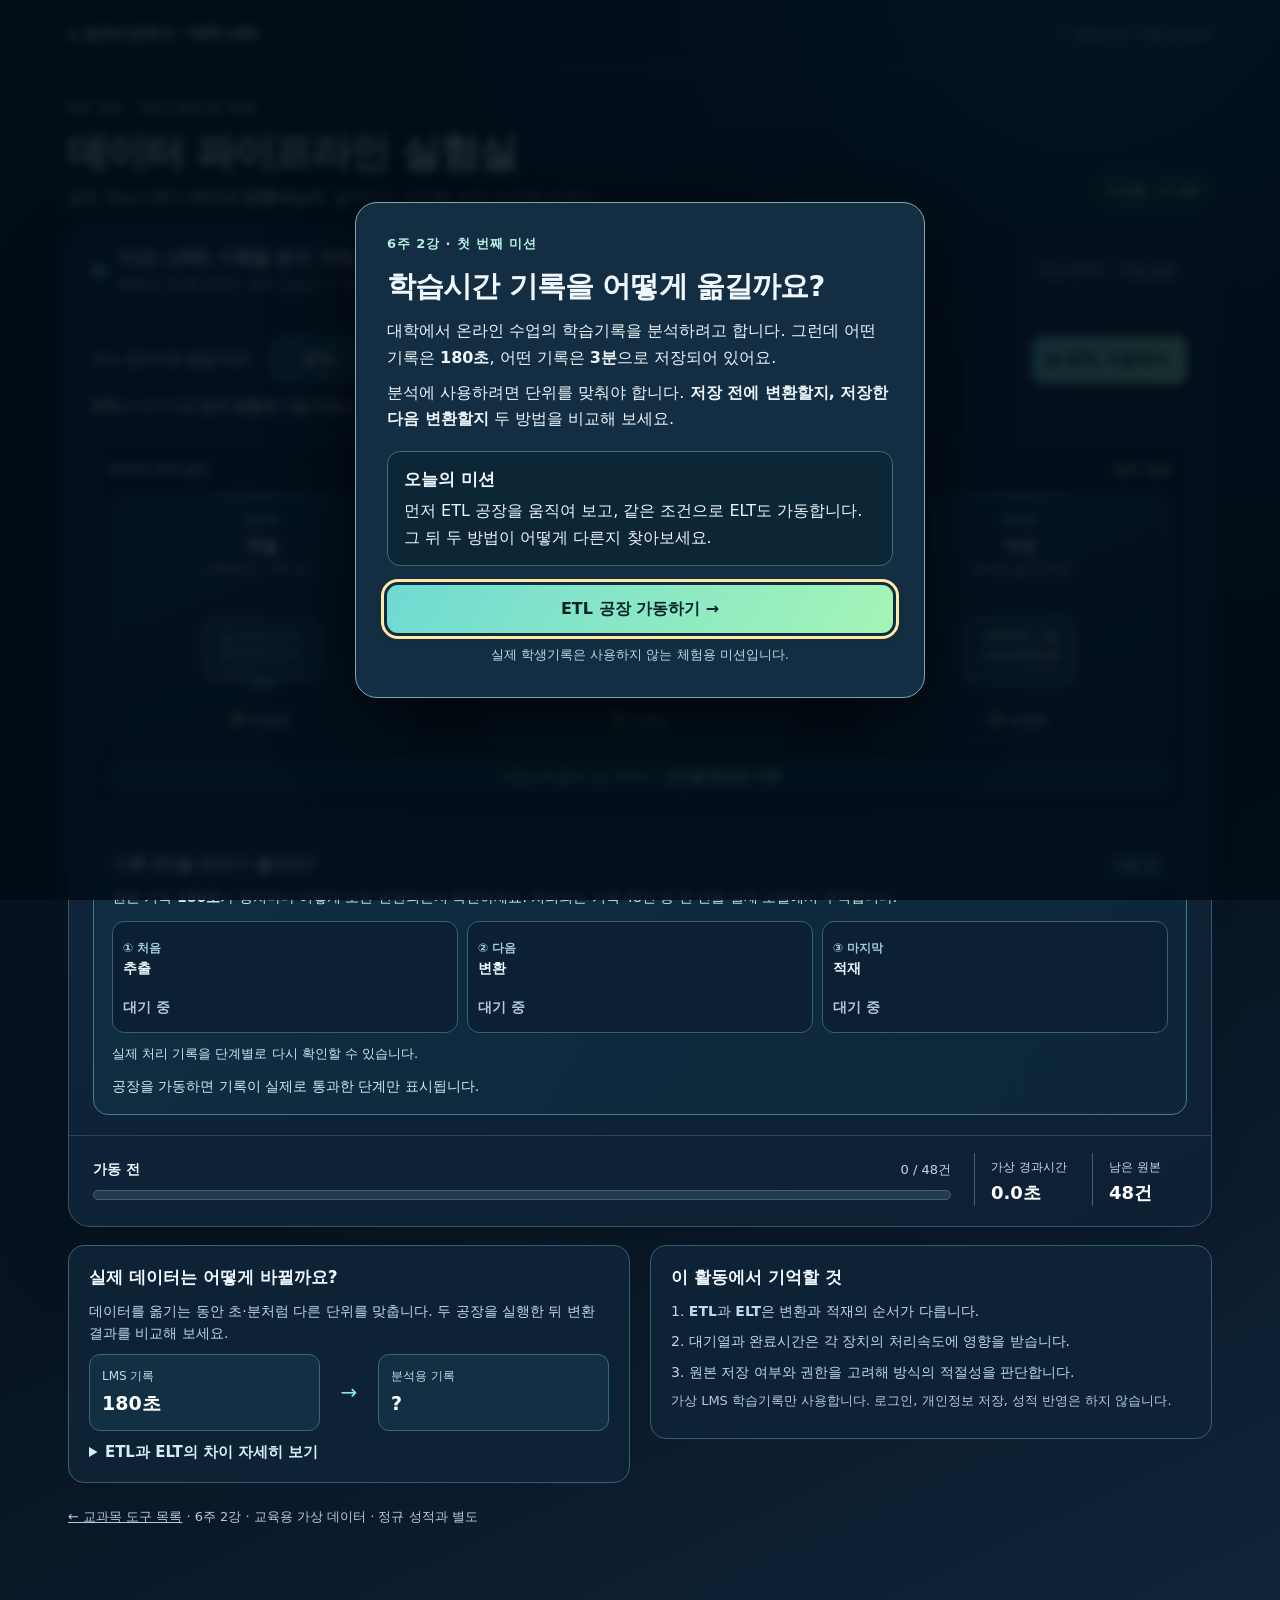
<file: tools/pipeline-lab/index.html>
<!doctype html>
<html lang="ko">
<head><meta name="robots" content="noindex,nofollow">
<meta charset="utf-8">
<meta name="viewport" content="width=device-width,initial-scale=1">
<meta name="description" content="ETL과 ELT의 데이터 이동과 변환 위치를 비교하는 6주 2강 인터랙티브 학습도구">
<title>데이터 파이프라인 실험실 | 6주 2강</title>
<style>
:root{color-scheme:dark;--bg:#06121f;--deep:#0b1b2c;--panel:#11273a;--panel2:#152f44;--line:#37516a;--text:#f0f8ff;--sub:#c7dce9;--muted:#a6c1d1;--cyan:#65dcdf;--mint:#a6f7b2;--amber:#ffd18d;--pink:#f2a9a1}
*{box-sizing:border-box}html{scroll-behavior:smooth}body{margin:0;min-height:100vh;background:radial-gradient(circle at 85% -4%,#17435a,transparent 35%),linear-gradient(155deg,#071421,#071320 60%,#10253a);color:var(--text);font:16px/1.6 system-ui,-apple-system,'Apple SD Gothic Neo','Malgun Gothic',sans-serif;overflow-x:hidden}
button,select,input{font:inherit}button{cursor:pointer}button:disabled{cursor:not-allowed;opacity:.55}button:focus-visible,input:focus-visible,summary:focus-visible,a:focus-visible{outline:3px solid #ffe9a5;outline-offset:3px}a{color:inherit;text-decoration:none}
.page{max-width:1192px;margin:auto;padding:0 24px 82px}.top{display:flex;justify-content:space-between;align-items:center;gap:16px;min-height:69px;border-bottom:1px solid #2a475c}.top .brand{font-size:15px;font-weight:800;letter-spacing:-.01em}.top .crumb{font-size:14px;color:#cbe9f2}.top .crumb:hover{color:#fff}.title-area{padding:29px 0 16px;display:flex;justify-content:space-between;align-items:end;gap:18px}.eyebrow{color:#85e1dd;font-size:13px;font-weight:750;letter-spacing:.11em}.title-area h1{font-size:clamp(28px,3.6vw,40px);line-height:1.22;letter-spacing:-.037em;margin:9px 0 8px;font-weight:800}.subtitle{margin:0;color:#d5e6ef;max-width:720px;font-size:16px}.pill{white-space:nowrap;color:var(--mint);background:#173b3c;border:1px solid #387c70;border-radius:50px;padding:7px 12px;font-size:13px;font-weight:700}.main{background:linear-gradient(150deg,#11273c,#0d2034);border:1px solid #35536b;border-radius:22px;box-shadow:0 28px 80px #020c182c;overflow:hidden}
.main-head{padding:19px 24px 16px;border-bottom:1px solid #2e4c64;display:flex;justify-content:space-between;align-items:center;gap:16px}.head-left{display:flex;gap:13px;align-items:center}.headline-dot{height:12px;width:12px;border-radius:50%;background:#6ee2d4;box-shadow:0 0 20px #57e1be88;flex:none}.main-head h2{margin:0;font-size:18px;line-height:1.35}.main-head p{margin:3px 0 0;color:var(--sub);font-size:14px}.head-tip{background:#17374a;color:#c9e6ee;padding:6px 12px;border-radius:9px;font-size:13px;white-space:nowrap}
.controls{padding:19px 24px 8px;display:grid;grid-template-columns:1fr auto;gap:18px;align-items:center}.mode-picker{display:flex;align-items:center;gap:11px;flex-wrap:wrap}.mode-name{font-size:14px;color:var(--sub);font-weight:700;margin-right:4px}.seg{display:inline-flex;background:#071c2d;border-radius:12px;padding:4px;border:1px solid #2d5065;gap:4px}.seg button{border:1px solid transparent;background:transparent;color:#cbdde8;font-weight:800;padding:9px 19px;border-radius:9px;min-width:100px;min-height:43px}.seg button[aria-pressed="true"]{background:#22576b;color:white;border-color:#5bb8bc}.seg button:not(:disabled):hover{background:#22506a}.toolbar{display:flex;align-items:center;gap:8px;flex-wrap:wrap;justify-content:flex-end}.button{border:none;border-radius:11px;background:linear-gradient(120deg,#6fdad3,#a4f5b6);color:#072329;padding:11px 18px;min-height:48px;font-weight:850;box-shadow:0 4px 12px #04101a26}.button:hover:not(:disabled){filter:brightness(1.1)}.button.secondary{background:#203d54;border:1px solid #48718b;color:#e7f8ff;box-shadow:none}.button.quiet{background:transparent;border:1px solid #47657d;color:#e0eff9;box-shadow:none}.button.small{font-size:14px;min-height:44px;padding:9px 13px}
.order-note{color:#cae1ea;padding:0 24px 15px;margin:0;font-size:14px}.order-note strong{color:white}.board{padding:9px 24px 22px}.board-inner{border:1px solid #315069;border-radius:17px;background:radial-gradient(circle at 56% 10%,#1a455257,transparent 50%),linear-gradient(155deg,#0a1b2b,#081827);padding:17px 15px 15px;position:relative;overflow:hidden}.board-inner:before{content:"";position:absolute;inset:0;opacity:.12;pointer-events:none;background-image:linear-gradient(#7cbdcc 1px,transparent 1px),linear-gradient(90deg,#7cbdcc 1px,transparent 1px);background-size:28px 28px}.board-label{position:relative;color:#c0dde8;font-size:13px;font-weight:700;display:flex;justify-content:space-between;gap:8px;margin:0 0 13px}.board-label .special{color:#a9efc9}
.flow{position:relative;display:grid;grid-template-columns:minmax(0,1fr) 75px minmax(0,1fr) 75px minmax(0,1fr);align-items:center;gap:0}.station{min-width:0;min-height:253px;padding:16px 13px 13px;background:linear-gradient(160deg,#1a3851,#0f293b);border:1px solid #477187;border-radius:17px;position:relative;box-shadow:inset 0 0 20px #24586a20;display:flex;flex-direction:column;align-items:center;text-align:center;transition:border-color .2s,box-shadow .2s}.station.live{border-color:#82f1cc;box-shadow:0 0 0 2px #8af0c721,0 0 25px #4addd123}.station::before{content:"";position:absolute;left:50%;transform:translateX(-50%);top:-1px;width:48%;height:3px;background:linear-gradient(90deg,transparent,#72cfd8,transparent)}.station .num{font-size:12px;letter-spacing:.06em;color:#b8d6e8;font-weight:800}.station h3{font-size:17px;line-height:1.35;margin:5px 0 2px;letter-spacing:-.03em;font-weight:800}.station .desc{font-size:13px;line-height:1.4;color:#c4deea;max-width:190px;min-height:36px}.machine{width:145px;max-width:80%;height:94px;display:flex;align-items:center;justify-content:center;position:relative;flex:1}.machine svg{width:100%;height:100%;max-height:97px;overflow:visible}.machine .motor,.machine .bars,.machine .lamp{transform-origin:center;transition:.2s}.running .station.live .motor{animation:spin 2.6s linear infinite}.running .station.live .lamp{animation:beacon .75s ease-in-out infinite alternate}.running .station.live .bars{animation:bounce 1s ease-in-out infinite alternate}.station .count{font-size:16px;font-weight:800;color:var(--mint);font-variant-numeric:tabular-nums;white-space:nowrap}.station .count small{font-size:12px;font-weight:600;color:#bcd6e5}.conveyor{position:relative;height:62px;display:flex;align-items:center;justify-content:center;color:#a9deee;min-width:0}.conveyor:before{content:"";position:absolute;left:0;right:0;height:15px;border-top:3px solid #638da7;border-bottom:3px solid #638da7;background:repeating-linear-gradient(90deg,#223f55 0 12px,#365b70 12px 15px);opacity:.88}.conveyor:after{content:"›";position:absolute;right:5px;top:1px;font-size:32px;color:#8bffe4;font-weight:800}.queue-tag{position:absolute;bottom:0;font-size:12px;background:#081d2cdd;border:1px solid #4c7589;border-radius:9px;color:#ebf7ff;padding:3px 6px;white-space:nowrap;font-variant-numeric:tabular-nums}.moving-chip{position:absolute;width:21px;height:21px;top:11px;left:3px;background:#ffca7c;border:2px solid #ffe7b1;box-shadow:0 0 15px #ffbd5366;border-radius:6px;z-index:4;pointer-events:none;animation:move-right .6s linear forwards}.moving-chip.transform{background:#70e3d9;border-color:#bcfff9}.moving-chip.load{background:#b7eeb0;border-color:#e4ffc9}.destination-zone{position:absolute;border-radius:12px;border:1px dashed #76bda3;background:#1b554821;color:#b1f3ce;top:46px;right:0;width:calc((100% - 150px)/3);height:calc(100% - 38px);z-index:-1;pointer-events:none;display:none}
.destination-flag{padding:7px 12px;background:#133648;border:1px solid #33586a;border-radius:9px;margin-top:12px;color:#c3e6ec;font-size:13px;position:relative;display:flex;justify-content:center;gap:9px}.destination-flag strong{color:#b4f3ce}
.run-info{border-top:1px solid #29455e;padding:17px 24px 20px;display:grid;grid-template-columns:1fr auto auto;align-items:center;gap:23px}.progress{background:#223b4e;height:10px;overflow:hidden;border-radius:20px;margin-top:9px;border:1px solid #41617a}.progress-fill{height:100%;width:0;background:linear-gradient(90deg,#56d2db,#b0efa9);border-radius:20px;transition:width .16s}.progress-t{display:flex;justify-content:space-between;align-items:baseline;gap:12px;font-size:13px;color:#bdd8e5}.progress-t strong{color:#eafcff;font-size:14px}.mini-stat{padding-left:16px;border-left:1px solid #44617b;min-width:95px}.mini-stat span{font-size:12px;color:var(--sub)}.mini-stat strong{display:block;font-size:18px;font-variant-numeric:tabular-nums;line-height:1.5;color:#fff}
.after{margin:18px 0 0;padding:22px 24px;background:linear-gradient(155deg,#112b3d,#102336);border:1px solid #345770;border-radius:20px}.after[hidden],.advanced[hidden],.test-area[hidden],.secondary-panel[hidden]{display:none!important}.after h2{font-size:22px;margin:0 0 6px;letter-spacing:-.025em}.after p{color:#d1e4ee;margin:6px 0 12px}.recap{display:grid;grid-template-columns:repeat(3,minmax(0,1fr));gap:12px;margin:17px 0}.recap .tile{padding:13px;border-radius:12px;border:1px solid #3d6178;background:#0e263a}.tile .k{font-size:13px;color:#bcd9e6}.tile .v{font-size:20px;font-weight:850;color:#c4f2d2;font-variant-numeric:tabular-nums}.insight{border-left:3px solid #a3eabc;background:#153f3f66;padding:12px 15px;border-radius:0 11px 11px 0;color:#e5f5f4}.after-actions{display:flex;gap:10px;flex-wrap:wrap;margin-top:18px}
.comparison{display:grid;grid-template-columns:repeat(2,minmax(0,1fr));gap:13px;margin:20px 0}.comparison .method{border:1px solid #52718a;padding:16px;border-radius:13px;background:#122d40}.method .topline{display:flex;justify-content:space-between;gap:9px;align-items:center}.method b{color:#a4f0ea;font-size:18px}.method strong{font-size:20px}.method p{margin:7px 0;font-size:14px}.method .path{font-weight:800;color:#fafcff;font-size:14px;line-height:1.6}.lesson-question{background:#0b2135;border:1px solid #40627b;border-radius:13px;padding:16px;margin-top:17px}.lesson-question h3{font-size:17px;margin:0 0 10px}.answer-options{display:grid;gap:9px}.answer-options button{border:1px solid #4e7389;background:#16354b;color:white;text-align:left;border-radius:10px;min-height:44px;padding:9px 13px}.answer-options button:hover{background:#23526a}.answer-feedback{margin-top:10px!important;border:1px solid #457a68;background:#173e3b;padding:10px;border-radius:10px;font-size:14px}.answer-feedback[hidden]{display:none}
.advanced{margin-top:18px;padding:20px 22px;border-radius:20px;background:#132d42;border:1px solid #45677d}.advanced h2{font-size:19px;margin:0}.advanced .hint{font-size:14px;margin:5px 0 14px;color:#d1e6f1}.param-grid{display:grid;grid-template-columns:repeat(3,minmax(0,1fr));gap:12px}.param{border-radius:13px;background:#0b2335;border:1px solid #3b5e78;padding:12px}.param label{display:block;color:#eef9ff;font-size:14px;font-weight:800;margin-bottom:8px}.param select,.param input[type=range]{width:100%;accent-color:#6fe0d0}.param select{background:#193f55;border:1px solid #557c93;color:white;min-height:45px;border-radius:9px;padding:8px}.param output{color:#d1f7e7;font-size:14px;font-weight:800;display:block;text-align:right;margin-top:5px}.formula{margin:14px 0 0;padding:11px 14px;background:#092232;border-radius:10px;color:#b8dce8;font-size:14px}.bottom-panel{margin:18px 0 0;display:flex;flex-wrap:wrap;align-items:flex-start;justify-content:space-between;gap:20px}.support{flex:1;min-width:280px;border:1px solid #395d73;border-radius:16px;padding:18px 20px;background:#0d2335}.support h2{font-size:17px;margin:0 0 9px}.support p{font-size:14px;color:#bcd9e7;margin:8px 0}.support summary{font-weight:750;cursor:pointer;font-size:15px;color:#ceeff3}.support details{margin-top:9px}.sample{display:grid;grid-template-columns:1fr 38px 1fr;gap:10px;align-items:center;margin-top:9px}.sample .sample-card{border:1px solid #39677a;border-radius:11px;padding:12px;background:#132f43}.sample-card .field{font-size:12px;color:#bedde5}.sample-card .value{font-size:19px;color:white;font-weight:750;margin-top:2px}.note{font-size:13px!important;color:#b3cbd8!important}.footer{padding:24px 0 0;color:#b3cddc;font-size:13px}.footer a{text-decoration:underline}
.modal-backdrop{position:fixed;inset:0;background:#020c17d9;z-index:30;display:flex;align-items:center;justify-content:center;padding:16px;backdrop-filter:blur(5px)}.modal-backdrop[hidden]{display:none}.modal{width:min(570px,100%);max-height:min(92vh,780px);overflow-y:auto;background:#132e43;border:1px solid #80a9ae;border-radius:22px;padding:clamp(22px,4vw,31px);box-shadow:0 22px 80px #000a}.modal .flag{color:#b5efe1;font-size:13px;font-weight:850;letter-spacing:.07em}.modal h2{font-size:clamp(23px,4vw,29px);line-height:1.35;letter-spacing:-.03em;margin:12px 0}.modal p{font-size:16px;color:#edf5fa;line-height:1.64;margin:9px 0}.modal .mission{background:#0d2636;border:1px solid #3f6c72;border-radius:13px;padding:14px 16px;margin:19px 0}.modal .mission b{font-size:17px}.modal .mission p{margin:5px 0 0}.modal .button{width:100%}.modal .foot{font-size:13px;color:#bfd8e5;margin-top:12px;text-align:center}
@keyframes spin{to{transform:rotate(360deg)}}@keyframes beacon{to{filter:drop-shadow(0 0 9px #60f9c5);opacity:.72}}@keyframes bounce{to{transform:translateY(-4px)}}@keyframes move-right{0%{transform:translateX(0) scale(.85);opacity:.7}15%{opacity:1}88%{opacity:1}100%{transform:translateX(53px) scale(.85);opacity:0}}
@media(max-width:920px){.flow{grid-template-columns:minmax(0,1fr) 47px minmax(0,1fr) 47px minmax(0,1fr)}.station{min-height:243px;padding:12px 8px}.station h3{font-size:16px}.station .desc{font-size:12px}.conveyor:after{right:0}.moving-chip{animation-name:move-right-sm}@keyframes move-right-sm{to{transform:translateX(26px);opacity:0}}.run-info{gap:14px}.controls{grid-template-columns:1fr}.toolbar{justify-content:flex-start}.head-tip{display:none}}
@media(max-width:620px){.page{padding:0 15px 48px}.top{min-height:58px}.top .brand{font-size:13px}.top .crumb{font-size:13px}.title-area{padding:18px 0 14px;display:block}.title-area h1{font-size:29px}.title-area .pill{display:inline-flex;margin-top:12px}.subtitle{font-size:15px}.main-head{padding:15px}.main-head h2{font-size:16px}.controls{padding:16px 15px 8px;gap:12px}.mode-picker{gap:8px}.mode-name{flex-basis:100%}.seg{width:100%;display:grid;grid-template-columns:repeat(2,1fr)}.seg button{min-width:0}.toolbar{width:100%}.toolbar #run{flex:1}.order-note{padding:0 15px 10px}.board{padding:7px 12px 16px}.board-inner{padding:12px}.board-label{font-size:12px}.flow{grid-template-columns:1fr;gap:0}.station{min-height:139px;padding:12px;display:grid;grid-template-columns:1fr 104px;grid-template-rows:auto auto auto;column-gap:8px;text-align:left;align-items:center}.station .num{grid-column:1;grid-row:1}.station h3{grid-column:1;grid-row:2;margin:2px 0;font-size:18px}.station .desc{grid-column:1;grid-row:3;min-height:0;max-width:unset;font-size:13px}.station .machine{grid-column:2;grid-row:1/4;width:100%;height:83px;max-width:100%;display:block}.station .count{position:absolute;right:10px;bottom:10px;font-size:14px}.station .count small{display:inline;font-size:11px}.conveyor{height:36px;width:80px;justify-self:center;transform:none}.conveyor:before{left:50%;right:auto;top:0;bottom:0;height:auto;width:13px;border-left:3px solid #638da7;border-right:3px solid #638da7;border-top:0;border-bottom:0;background:repeating-linear-gradient(180deg,#223f55 0 10px,#365b70 10px 13px)}.conveyor:after{content:'⌄';top:8px;right:14px;font-size:25px}.queue-tag{left:-65px;bottom:5px;font-size:12px}.moving-chip{top:2px;left:36px;width:19px;height:19px;animation:move-down .6s linear forwards}.run-info{padding:13px 15px 17px;grid-template-columns:1fr 1fr;gap:11px}.run-info .progress-wrap{grid-column:1/-1}.mini-stat{min-width:0;padding-left:9px}.recap,.comparison,.param-grid{grid-template-columns:1fr}.after{padding:20px 17px}.comparison{gap:9px}.advanced{padding:19px 15px}.sample{grid-template-columns:1fr 24px 1fr}.sample .value{font-size:17px}.bottom-panel{gap:10px;flex-direction:column}.support{padding:16px;flex:auto;min-width:0;width:100%}}
@keyframes move-down{to{transform:translateY(27px);opacity:0}}
@media(prefers-reduced-motion:reduce){html{scroll-behavior:auto}*,*:before,*:after{animation-duration:.01ms!important;transition-duration:.01ms!important;scroll-behavior:auto!important}}


.trace-play-actions{display:flex;align-items:center;gap:12px;flex-wrap:wrap;margin-top:12px}.trace-play-actions .trace-play-note{font-size:13px;line-height:1.45;color:#cee3ee}.trace-play-actions .button{min-height:44px;font-size:14px}
/* D3: one real record follows the SAME pipeline model, never a separate animation model. */
.record-trace{margin:0 24px 20px;padding:17px 18px;border:1px solid #437b8d;border-radius:15px;background:linear-gradient(120deg,#102d42,#0d2639)}
.record-trace .trace-heading{display:flex;align-items:baseline;justify-content:space-between;gap:9px;flex-wrap:wrap}
.record-trace h3{font-size:17px;margin:0;font-weight:800}.record-trace .trace-hint{font-size:14px;color:#cce3ef;margin:5px 0 12px}
.trace-badge{font-size:13px;font-weight:800;background:#173a4e;color:#a7f9e1;border:1px solid #457b8d;border-radius:30px;padding:3px 10px}
.trace-steps{display:grid;grid-template-columns:repeat(3,minmax(0,1fr));gap:9px}
.trace-step{min-width:0;position:relative;padding:12px 10px;border:1px solid #3b5d77;border-radius:12px;background:#0b2033;color:#bfd9e8;transition:border .15s,background .15s}
.trace-step.current{background:#194359;border-color:#80e6cc;box-shadow:inset 0 0 0 1px #80e6cc65}
.trace-step.passed{border-color:#579e91}
.trace-step .trace-num{font-size:12px;font-weight:850;color:#a2cadd}
.trace-step strong{display:block;font-size:14px;line-height:1.4;min-height:35px;color:#ecfaff}
.trace-step .trace-value{font-size:19px;font-weight:850;font-variant-numeric:tabular-nums;line-height:1.45;color:#a8f5c4}
.trace-step .trace-value.waiting{font-size:14px;color:#afc9d8;font-weight:600}
.trace-rule{font-size:14px;color:#d5e8f1;margin:11px 0 0}
.trace-compare{margin:17px 0 0;border:1px solid #47758c;border-radius:13px;padding:14px 16px;background:#0b2638}
.trace-compare h3{margin:0 0 10px;font-size:17px}.trace-compare-grid{display:grid;grid-template-columns:1fr 1fr;gap:9px}
.trace-compare-grid article{background:#112f43;border-radius:9px;padding:12px;border:1px solid #345f77;min-width:0}
.trace-compare-grid b{font-size:15px;color:#a8f3d5}.trace-compare-grid p{margin:6px 0 0;line-height:1.5;font-size:14px;color:#e3eff6}
@media(max-width:620px){.record-trace{margin:0 12px 15px;padding:13px}.trace-steps{gap:5px}.trace-step{padding:9px 6px}.trace-step strong{font-size:12px;min-height:53px}.trace-step .trace-value{font-size:16px}.trace-compare-grid{grid-template-columns:1fr}}
[hidden]{display:none!important}
</style>
</head>
<body>
<div class="page">
<header class="top"><a class="brand" href="../../index.html">◈ 컴퓨터공학과 · SIM LAB</a><a class="crumb" href="../../courses/bigdata-planning-analysis/index.html">← 빅데이터 기획 및 분석</a></header>
<div class="title-area"><div><div class="eyebrow">6주 2강 · ETL/ELT와 적재</div><h1>데이터 파이프라인 실험실</h1><p class="subtitle">같은 학습기록이 <strong>어디서 변환되는지</strong>, 움직이는 장치를 보며 비교해 보세요.</p></div><span class="pill">미션형 · 약 5분</span></div>
<main>
<section class="main" aria-label="데이터 파이프라인 시뮬레이션">
  <div class="main-head"><div class="head-left"><span class="headline-dot" aria-hidden="true"></span><div><h2>미션: LMS 기록을 분석 저장소로 옮기기</h2><p>원본은 초·분 단위가 섞여 있습니다. 분석에 사용할 때는 단위를 맞춰야 해요. 어느 단계에서 바꾸면 좋을까요?</p></div></div><div class="head-tip">가상 데이터 · 직접 실행</div></div>
  <div class="controls">
    <div class="mode-picker"><span class="mode-name">어느 방식으로 옮길까요?</span><div class="seg" role="group" aria-label="파이프라인 방식"><button type="button" id="mode-etl" aria-pressed="true">ETL</button><button type="button" id="mode-elt" aria-pressed="false">ELT</button></div></div>
    <div class="toolbar"><button class="button" id="run" type="button">▶ ETL 가동하기</button><button class="button secondary small" id="pause" type="button" hidden>일시정지</button><button class="button quiet small" id="restart" type="button" hidden>다시 시작</button></div>
  </div>
  <p class="order-note" id="order-note"><strong>ETL</strong>은 데이터를 <strong>먼저 변환한 다음 저장</strong>합니다. 가동 버튼을 눌러 경로를 관찰해 보세요.</p>
  <div class="board"><div class="board-inner" id="scene">
    <div class="board-label"><span>데이터 처리 장치</span><span class="special" id="scene-hint">준비 완료</span></div>
    <div class="flow" aria-label="데이터 처리 3단계">
      <div class="station" id="st0"><div class="num">1단계</div><h3 id="name0">추출</h3><div class="desc" id="desc0">LMS에서 기록 읽기</div><div class="machine" id="art0" aria-hidden="true"></div><div class="count" id="count0">0 <small>건 통과</small></div></div>
      <div class="conveyor" id="edge0" aria-label="첫 번째 대기 구간"><span class="queue-tag" id="queue0">대기 0</span></div>
      <div class="station" id="st1"><div class="num">2단계</div><h3 id="name1">변환</h3><div class="desc" id="desc1">단위를 분으로 통일</div><div class="machine" id="art1" aria-hidden="true"></div><div class="count" id="count1">0 <small>건 통과</small></div></div>
      <div class="conveyor" id="edge1" aria-label="두 번째 대기 구간"><span class="queue-tag" id="queue1">대기 0</span></div>
      <div class="station" id="st2"><div class="num">3단계</div><h3 id="name2">적재</h3><div class="desc" id="desc2">정리된 결과 저장</div><div class="machine" id="art2" aria-hidden="true"></div><div class="count" id="count2">0 <small>건 통과</small></div></div>
    </div>
    <div class="destination-flag" id="destination-flag">저장소에 들어가는 데이터: <strong id="stored-kind">단위를 통일한 기록</strong></div>
  </div></div>

  <section class="record-trace" id="record-trace" aria-labelledby="trace-title">
    <div class="trace-heading"><h3 id="trace-title">기록 01을 따라가 볼까요?</h3><span class="trace-badge" id="trace-where" role="status" aria-live="polite">가동 전</span></div>
    <p class="trace-hint">원본 기록 <strong id="trace-source">180초</strong>가 장치마다 어떻게 보관·변환되는지 확인하세요. 처리되는 기록 48건 중 한 건을 실제 모델에서 추적합니다.</p>
    <div class="trace-steps" id="trace-steps" aria-label="기록 01의 실제 처리 단계">
      <div class="trace-step" id="trace-step0"><span class="trace-num">① 처음</span><strong id="trace-name0">추출</strong><span class="trace-value waiting" id="trace-value0">대기 중</span></div>
      <div class="trace-step" id="trace-step1"><span class="trace-num">② 다음</span><strong id="trace-name1">변환</strong><span class="trace-value waiting" id="trace-value1">대기 중</span></div>
      <div class="trace-step" id="trace-step2"><span class="trace-num">③ 마지막</span><strong id="trace-name2">적재</strong><span class="trace-value waiting" id="trace-value2">대기 중</span></div>
    </div>
    <div class="trace-play-actions"><button type="button" class="button secondary" id="trace-replay" hidden>▶ 기록 01의 처리 단계 다시 보기</button><span id="trace-replay-note" class="trace-play-note">실제 처리 흐름을 따라 기록의 값이 언제 바뀌는지 살펴보세요.</span></div>
    <p class="trace-rule" id="trace-rule">가동을 시작하면 실제 기록이 장치를 통과한 순서대로 값이 표시됩니다.</p>
  </section>
  <div class="run-info" aria-label="진행 상황">
    <div class="progress-wrap"><div class="progress-t"><strong id="progress-caption">가동 전</strong><span id="progress-number">0 / 48건</span></div><div class="progress" role="progressbar" aria-label="처리 완료율" aria-valuemin="0" aria-valuemax="100" aria-valuenow="0" id="progress"><div class="progress-fill" id="progress-fill"></div></div></div>
    <div class="mini-stat"><span>가상 경과시간</span><strong id="elapsed">0.0초</strong></div><div class="mini-stat"><span>남은 원본</span><strong id="remaining">48건</strong></div>
  </div>
</section>
<section class="after" id="result" hidden aria-labelledby="result-title"><h2 id="result-title">이번 방식의 처리 결과</h2><p id="result-lead">작동 중입니다.</p><div class="recap"><div class="tile"><div class="k">처리 완료</div><div class="v" id="result-done">48건</div></div><div class="tile"><div class="k">가상 처리시간</div><div class="v" id="result-time">—</div></div><div class="tile"><div class="k">가장 느린 단계</div><div class="v" id="result-bottleneck">—</div></div></div><div class="insight" id="result-insight"></div><div class="after-actions"><button class="button" id="compare-run" type="button">같은 조건으로 ELT 실행해 보기</button><button class="button secondary" id="open-settings" type="button">조건 바꾸어 실험하기</button></div><div id="both-result" hidden><div class="comparison"><div class="method" id="method-etl"><div class="topline"><b>ETL</b><strong id="time-etl">—</strong></div><p class="path">추출 → 변환 → 적재</p><p>목적 저장소에는 변환된 데이터가 들어갑니다.</p></div><div class="method" id="method-elt"><div class="topline"><b>ELT</b><strong id="time-elt">—</strong></div><p class="path">추출 → 원본 적재 → 저장소 안에서 변환</p><p>먼저 원본 영역에 적재한 뒤 내부에서 변환합니다.</p></div></div><div class="trace-compare" id="trace-compare" aria-label="동일 기록의 변환 시점 비교"><h3>같은 기록 01, 결과는 같고 변환 시점이 다릅니다</h3><div class="trace-compare-grid"><article><b>ETL · 변환 후 적재</b><p id="trace-compare-etl">180초 → 변환 3분 → 분석 저장소에 3분</p></article><article><b>ELT · 원본 적재 후 변환</b><p id="trace-compare-elt">180초 → 원본 영역에 180초 → 저장소 안에서 3분</p></article></div><p class="trace-rule">두 방식 모두 같은 합성 기록 01을 처리합니다. 저장소 구현과 보안 요건은 학습용 모델의 범위 밖입니다.</p></div><p class="note">두 실험은 같은 가상 데이터량·처리능력 조건입니다. 처리시간은 학습용 단순화 모델의 결과로 실제 ETL/ELT 제품 성능을 의미하지 않습니다.</p><div class="lesson-question"><h3>확인 질문: 두 방식의 가장 중요한 차이는 무엇인가요?</h3><div class="answer-options"><button type="button" data-answer="correct">데이터를 변환하는 시점과 위치</button><button type="button" data-answer="speed">ELT는 언제나 ETL보다 빠르다는 점</button><button type="button" data-answer="drop">ETL은 원본 데이터를 모두 버린다는 점</button></div><p class="answer-feedback" id="answer-feedback" hidden aria-live="polite"></p></div></div></section>
<section class="advanced" id="advanced" hidden aria-labelledby="advanced-title"><h2 id="advanced-title">조건을 바꾸면 무엇이 달라질까요?</h2><p class="hint">기록 수와 장치별 처리능력을 바꾸고 두 경로를 다시 비교해 보세요. 변경하면 이전 비교 결과는 초기화됩니다.</p><div class="param-grid"><div class="param"><label for="total">옮길 기록 수</label><select id="total"><option value="24">24건 · 조금</option><option value="48" selected>48건 · 기본</option><option value="96">96건 · 많이</option></select></div><div class="param"><label for="transform-rate">변환 장치 처리능력</label><input type="range" id="transform-rate" min="3" max="12" step="1" value="6"><output for="transform-rate" id="transform-out">6건/초</output></div><div class="param"><label for="load-rate">저장 장치 처리능력</label><input type="range" id="load-rate" min="3" max="12" step="1" value="9"><output for="load-rate" id="load-out">9건/초</output></div></div><p class="formula">추출 장치는 12건/초로 고정합니다. 가상 처리속도는 각 장치가 한 번에 처리할 수 있는 기록 수를 단순화한 값입니다.</p><div class="after-actions"><button class="button" type="button" id="run-config">새 조건으로 ETL 실행</button><button class="button secondary" type="button" id="run-config-elt">새 조건으로 ELT 실행</button></div></section>
<div class="bottom-panel"><div class="support"><h2>실제 데이터는 어떻게 바뀔까요?</h2><p>데이터를 옮기는 동안 초·분처럼 다른 단위를 맞춥니다. 두 공장을 실행한 뒤 변환 결과를 비교해 보세요.</p><div class="sample"><div class="sample-card"><div class="field">LMS 기록</div><div class="value">180초</div></div><span aria-hidden="true" style="text-align:center;font-size:20px;color:#8be9e1">→</span><div class="sample-card"><div class="field">분석용 기록</div><div class="value" id="converted-example">?</div></div></div><details><summary>ETL과 ELT의 차이 자세히 보기</summary><p><strong>ETL</strong>은 원천에서 추출한 기록을 별도의 처리단계에서 변환한 후 분석 저장소에 넣습니다. <strong>ELT</strong>는 먼저 목적 저장소의 원본 영역에 적재하고, 저장소 안에서 분석용 형태로 변환합니다.</p><p>어느 쪽이 무조건 빠르거나 안전한 것은 아닙니다. 원본을 보관할 수 있는지, 접근통제, 컴퓨팅 자원, 데이터량 등 조건을 함께 확인해야 합니다.</p></details></div><div class="support"><h2>이 활동에서 기억할 것</h2><p>1. <strong>ETL</strong>과 <strong>ELT</strong>은 변환과 적재의 순서가 다릅니다.</p><p>2. 대기열과 완료시간은 각 장치의 처리속도에 영향을 받습니다.</p><p>3. 원본 저장 여부와 권한을 고려해 방식의 적절성을 판단합니다.</p><p class="note">가상 LMS 학습기록만 사용합니다. 로그인, 개인정보 저장, 성적 반영은 하지 않습니다.</p></div></div>
</main><footer class="footer"><a href="../../courses/bigdata-planning-analysis/index.html">← 교과목 도구 목록</a> · 6주 2강 · 교육용 가상 데이터 · 정규 성적과 별도</footer>
</div>
<div class="modal-backdrop" id="intro" role="presentation"><div class="modal" role="dialog" aria-modal="true" aria-labelledby="intro-title" aria-describedby="intro-body"><div class="flag">6주 2강 · 첫 번째 미션</div><h2 id="intro-title">학습시간 기록을 어떻게 옮길까요?</h2><p id="intro-body">대학에서 온라인 수업의 학습기록을 분석하려고 합니다. 그런데 어떤 기록은 <strong>180초</strong>, 어떤 기록은 <strong>3분</strong>으로 저장되어 있어요.</p><p>분석에 사용하려면 단위를 맞춰야 합니다. <strong>저장 전에 변환할지, 저장한 다음 변환할지</strong> 두 방법을 비교해 보세요.</p><div class="mission"><b>오늘의 미션</b><p>먼저 ETL 공장을 움직여 보고, 같은 조건으로 ELT도 가동합니다. 그 뒤 두 방법이 어떻게 다른지 찾아보세요.</p></div><button type="button" id="intro-start" class="button">ETL 공장 가동하기 →</button><div class="foot">실제 학생기록은 사용하지 않는 체험용 미션입니다.</div></div></div>
<script>
'use strict';
// 교육용 단순화 모델: 독립된 3단계 처리용량 제한과 두 개의 중간 대기열.
// 실제 분산 시스템의 세부 네트워크·트랜잭션·보안 구현이나 제품별 속도를 예측하지 않습니다.
const $=id=>document.getElementById(id);
const ROLES={
  extract:{name:'추출',desc:'LMS에서 기록 읽기',icon:'extract'},
  transform:{name:'변환',desc:'초·분 단위를 맞추기',icon:'transform'},
  load:{name:'적재',desc:'정리된 결과 저장',icon:'load'},
  rawload:{name:'원본 먼저 적재',desc:'저장소 원본 영역으로 이동',icon:'load'},
  intratransform:{name:'저장소 안에서 변환',desc:'저장된 기록을 분석용으로 정리',icon:'transform'}
};
function orderFor(mode){return mode==='etl'?['extract','transform','load']:['extract','rawload','intratransform'];}
function capacities(config){return config.mode==='etl'?[12,config.transformRate,config.loadRate]:[12,config.loadRate,config.transformRate];}
function sampleRecords(total){return Array.from({length:total},(_,i)=>({id:i+1,unit:i%2?'분':'초',value:i%2?3+(i%5):180+60*(i%5),minutes:null,transformedAt:null}));}
function newModel(config){return {config:{...config},order:orderFor(config.mode),rates:capacities(config),source:config.total,queue:[0,0],stage:[0,0,0],done:0,time:0,acc:[0,0,0],events:[0,0,0],sourceRecords:sampleRecords(config.total),inTransit:[[],[]],completedRecords:[],rawLanded:0,converted:0,finished:false};}
function advanceModel(m,dt){
  if(m.finished)return m;
  // 뒤에서 앞으로 처리하여 한 틱에 기록이 모든 단계를 통과하지 않도록 함.
  const step=Math.min(Math.max(dt,0),.12);
  m.time+=step;
  for(let i=2;i>=0;i--){
    const incoming=i===0?m.source:m.queue[i-1];
    // 공급이 없을 때 유휴장치의 처리능력은 다음 틱을 위해 1건까지만 준비됨.
    m.acc[i]=Math.min(1,m.acc[i]+m.rates[i]*step);
    const n=Math.min(incoming,Math.floor(m.acc[i]+1e-8));
    if(n===0)continue;
    m.acc[i]-=n;
    const input=i===0?m.sourceRecords:m.inTransit[i-1];
    const batch=input.splice(0,n);
    if(batch.length!==n)throw Error('Input count mismatch');
    const stepRole=m.order[i];
    if(stepRole==='transform'||stepRole==='intratransform'){
      for(const item of batch){item.minutes=item.unit==='초'?item.value/60:item.value;item.transformedAt=stepRole;}
      m.converted+=n;
    }
    if(stepRole==='rawload'){
      if(batch.some(item=>item.minutes!==null))throw Error('ELT raw load already transformed');
      m.rawLanded+=n;
    }
    if(stepRole==='load'&&batch.some(item=>item.minutes===null))throw Error('ETL loaded before transform');
    if(i===0)m.source-=n;else m.queue[i-1]-=n;
    if(i===2){m.done+=n;m.completedRecords.push(...batch);}else {m.queue[i]+=n;m.inTransit[i].push(...batch);}
    m.stage[i]+=n;
    m.events[i]+=n;
  }
  if(m.done>=m.config.total){m.finished=true;m.done=m.config.total;}
  return m;
}
function simulate(config){const m=newModel(config);let guard=0;while(!m.finished&&guard++<25000)advanceModel(m,.05);if(!m.finished)throw Error('Simulation did not finish');return m;}
function bottleneckLabel(config){const r=capacities(config);const labels=config.mode==='etl'?['추출','변환','적재']:['추출','원본 적재','저장소 안 변환'];const min=Math.min(...r);return labels.filter((_,i)=>r[i]===min).join('·');}
function fingerprint(c){return `${c.total}|${c.transformRate}|${c.loadRate}`;}

// D3 trace is a READ-ONLY projection of the real record arrays in newModel().
const TRACE_ID=1;
let traceLastState='',traceReplayStep=null,traceReplayTimers=[];
function traceSnapshot(m){
  const areas=[m.sourceRecords,...m.inTransit,m.completedRecords];
  for(let i=0;i<areas.length;i++){
    const record=areas[i].find(item=>item.id===TRACE_ID);
    if(record)return {stage:i-1,record};
  }
  throw Error('Trace record missing from pipeline model');
}
function rawText(item){return `${item.value}${item.unit}`;}
function convertedText(item){return `${item.unit==='초'?item.value/60:item.value}분`;}
function traceValueForStep(mode,step,record){
  const isConverted=(mode==='etl'&&step>=1)||(mode==='elt'&&step>=2);
  return isConverted?convertedText(record):rawText(record);
}
function renderRecordTrace(){
  const observed=traceSnapshot(model),step=traceReplayStep===null?observed.stage:traceReplayStep,record=observed.record,role=orderFor(config.mode);
  $('trace-source').textContent=rawText(record);
  const where=traceReplayStep!==null?`다시 보기 ${step+1}/3`:step<0?'가동 전':step>=2?'③ 처리 완료':`${step+1}단계 통과`;
  const signature=config.mode+'|'+step+'|'+status+'|'+(traceReplayStep!==null);
  if(signature!==traceLastState){$('trace-where').textContent=where;traceLastState=signature;}
  for(let i=0;i<3;i++){
    const el=$('trace-step'+i),v=$('trace-value'+i),name=$('trace-name'+i);
    name.textContent=ROLES[role[i]].name;
    el.classList.toggle('passed',step>=i);
    el.classList.toggle('current',step===i);
    v.classList.toggle('waiting',step<i);
    v.textContent=step>=i?traceValueForStep(config.mode,i,record):'대기 중';
  }
  const changeAt=config.mode==='etl'?'② 변환 장치':'③ 저장소 내부 변환 장치';
  $('trace-rule').textContent=traceReplayStep!==null?`실제 완료된 기록을 순서대로 다시 표시합니다. 기록 수와 처리시간은 변하지 않습니다.`:step>=2?`기록 ${String(TRACE_ID).padStart(2,'0')}은 ${changeAt}에서 ${rawText(record)}에서 ${convertedText(record)}으로 바뀌었습니다.`:step<0?'공장을 가동하면 기록이 실제로 통과한 단계만 표시됩니다.':`기록 ${String(TRACE_ID).padStart(2,'0')}이 진행 중입니다. 값이 바뀌는 순간을 확인하세요.`;
  if(step>=0){
    for(let i=0;i<3;i++)$('st'+i).classList.toggle('trace-passed',step>=i);
  }else{for(let i=0;i<3;i++)$('st'+i).classList.remove('trace-passed');}
}
function stopTraceReplay(){
  traceReplayTimers.forEach(clearTimeout);traceReplayTimers=[];traceReplayStep=null;
  $('trace-replay').disabled=false;
  $('trace-replay').textContent='▶ 기록 01의 처리 단계 다시 보기';
  $('trace-replay-note').textContent='실제 처리 기록을 단계별로 다시 확인할 수 있습니다.';
}
function replayRecordTrace(){
  if(status!=='complete')return;
  stopTraceReplay();
  $('trace-replay').disabled=true;
  $('trace-replay').textContent='기록 01 단계별로 재생 중…';
  $('trace-replay-note').textContent='처리는 이미 완료됐으며 실제 기록의 처리 단계를 차례대로 표시합니다.';
  [0,1,2,null].forEach((stage,index)=>{
    traceReplayTimers.push(setTimeout(()=>{
      if(status!=='complete')return;
      traceReplayStep=stage;renderRecordTrace();
      if(stage===null)stopTraceReplay();
    },index*950));
  });
}
function renderTraceComparison(){
  const original=sampleRecords(config.total)[0];const r=rawText(original),n=convertedText(original);
  $('trace-compare-etl').textContent=`추출 ${r} → 저장 전 변환 ${n} → 분석 저장소에 ${n}`;
  $('trace-compare-elt').textContent=`추출 ${r} → 원본 영역에 ${r} 적재 → 저장소 안에서 ${n}으로 변환`;
}

const gearSvg=`<svg viewBox="0 0 140 94" aria-hidden="true"><rect x="9" y="73" width="122" height="12" rx="4" fill="#28475b" stroke="#6893a5"/><rect x="24" y="22" width="92" height="53" rx="10" fill="#123247" stroke="#77bed0" stroke-width="2"/><g class="motor"><path d="M70 31 v9 M70 63 v9 M50 51 h9 M81 51 h9 M56 37 l7 7 M77 58 l7 7 M84 37 l-7 7 M63 58 l-7 7" stroke="#91fbcd" stroke-width="5" stroke-linecap="round"/><circle cx="70" cy="51" r="16" fill="#2c6981" stroke="#a0f4d3" stroke-width="3"/><circle cx="70" cy="51" r="6" fill="#b7faf0"/></g><rect x="105" y="28" width="5" height="18" rx="2" fill="#ffd18d" class="lamp"/><path d="M32 35 h12 M32 46 h9 M32 57 h12" stroke="#bfe5f0" stroke-width="3" stroke-linecap="round"/></svg>`;
const sourceSvg=`<svg viewBox="0 0 140 94" aria-hidden="true"><rect x="16" y="18" width="108" height="55" rx="10" fill="#16384e" stroke="#79b9cb" stroke-width="2"/><rect x="27" y="28" width="86" height="11" rx="4" fill="#345e74"/><rect x="27" y="44" width="86" height="11" rx="4" fill="#345e74"/><rect x="27" y="60" width="86" height="7" rx="3" fill="#345e74"/><g class="bars"><circle class="lamp" cx="36" cy="33.5" r="3.5" fill="#9bf5bd"/><circle cx="36" cy="49.5" r="3.5" fill="#6fdde0"/></g><path d="M48 33 h56 M48 49 h56" stroke="#c5e7ef" stroke-width="2" opacity=".67"/><rect x="58" y="74" width="24" height="9" rx="2" fill="#527b8f"/></svg>`;
const loadSvg=`<svg viewBox="0 0 140 94" aria-hidden="true"><rect x="19" y="16" width="102" height="62" rx="9" fill="#193b51" stroke="#70b9cf" stroke-width="2"/><rect x="29" y="26" width="82" height="13" rx="4" fill="#325a73"/><rect x="29" y="44" width="82" height="13" rx="4" fill="#325a73"/><rect x="29" y="62" width="82" height="8" rx="3" fill="#325a73"/><g class="bars"><rect x="38" y="30" width="39" height="4" rx="2" fill="#9cf4ba"/><rect x="38" y="48" width="53" height="4" rx="2" fill="#70dbde"/></g><circle class="lamp" cx="102" cy="32" r="4" fill="#b1f7ad"/><circle cx="102" cy="50" r="4" fill="#ffd089"/></svg>`;
const iconFor=kind=>kind==='extract'?sourceSvg:kind==='transform'?gearSvg:loadSvg;
let config={mode:'etl',total:48,transformRate:6,loadRate:9},model=newModel(config),status='idle',runHistory={},lastStamp=0,frameId=0,lastUi=0,lastParticle=[0,0],stageHot=[0,0,0],completedOrder=[],advancedVisible=false;
function setMode(mode,{clearResult=true}={}){
  if(status==='running'||status==='paused')return;
  stopTraceReplay();$('trace-replay').hidden=true;
  config.mode=mode;model=newModel(config);status='idle';
  for(const m of ['etl','elt']){const b=$('mode-'+m);b.setAttribute('aria-pressed',String(mode===m));b.disabled=false;}
  const order=orderFor(mode);
  for(let i=0;i<3;i++){$('name'+i).textContent=ROLES[order[i]].name;$('desc'+i).textContent=ROLES[order[i]].desc;$('art'+i).innerHTML=iconFor(ROLES[order[i]].icon);}
  $('order-note').innerHTML=mode==='etl'?'<strong>ETL</strong>은 데이터를 <strong>먼저 변환한 다음 저장</strong>합니다. 가동 버튼을 눌러 경로를 관찰해 보세요.':'<strong>ELT</strong>는 데이터를 <strong>먼저 저장한 다음 저장소 안에서 변환</strong>합니다. 같은 조건으로 실행해 보세요.';
  $('stored-kind').textContent=mode==='etl'?'단위를 통일한 기록':'변환 전 원본을 먼저 저장(보호·권한관리 필요)';
  $('destination-flag').style.borderColor=mode==='elt'?'#6aafac':'#33586a';
  $('run').textContent='▶ '+mode.toUpperCase()+' 가동하기';$('run').disabled=false;$('pause').hidden=true;$('restart').hidden=true;
  $('scene-hint').textContent='준비 완료';$('converted-example').textContent='?';document.body.classList.remove('running');
  if(clearResult)$('result').hidden=true;
  traceLastState='';refreshUI(true);
}
function refreshUI(force=false){
  const now=performance.now();if(!force&&now-lastUi<75)return;lastUi=now;
  const N=config.total;
  for(let i=0;i<3;i++){$('count'+i).innerHTML=model.stage[i]+' <small>건 통과</small>';$('st'+i).classList.toggle('live',status==='running'&&stageHot[i]>now);}
  for(let i=0;i<2;i++){$('queue'+i).textContent='대기 '+model.queue[i];}
  const pct=Math.min(100,100*model.done/N);
  $('progress-number').textContent=`${model.done} / ${N}건`;
  $('progress').setAttribute('aria-valuenow',String(Math.round(pct)));
  $('progress-fill').style.width=pct+'%';$('elapsed').textContent=model.time.toFixed(1)+'초';$('remaining').textContent=model.source+'건';
  const labels={idle:'가동 전',running:'처리 중',paused:'일시정지',complete:'완료'};
  $('progress-caption').textContent=labels[status];renderRecordTrace();
}
function particle(edge,type){
  if(matchMedia('(prefers-reduced-motion: reduce)').matches)return;
  const now=performance.now();if(now-lastParticle[edge]<145)return;
  lastParticle[edge]=now;
  const s=document.createElement('span');s.className='moving-chip '+(type==='transform'?'transform':'load');s.setAttribute('aria-hidden','true');$('edge'+edge).appendChild(s);s.addEventListener('animationend',()=>s.remove(),{once:true});setTimeout(()=>s.remove(),800);
}
function stopFrame(){if(frameId)cancelAnimationFrame(frameId);frameId=0;lastStamp=0;}
function paintEvents(){for(let i=0;i<3;i++){if(model.events[i]>0){stageHot[i]=performance.now()+240;if(i===0)particle(0,'extract');else if(i===1)particle(1,model.order[1]);}model.events[i]=0;}}
function frame(ts){if(status!=='running')return;if(!lastStamp)lastStamp=ts;const realDelta=Math.min((ts-lastStamp)/1000,.16);lastStamp=ts;let target=realDelta*2.0;
  while(target>0&&status==='running'){const dt=Math.min(.05,target);advanceModel(model,dt);target-=dt;}
  paintEvents();refreshUI();
  if(model.finished){finish();return;}frameId=requestAnimationFrame(frame);
}
function startRun(){
  stopTraceReplay();$('trace-replay').hidden=true;stopFrame();$('result').hidden=true;status='running';model=newModel(config);completedOrder.push(config.mode);lastParticle=[0,0];stageHot=[0,0,0];
  document.querySelectorAll('.moving-chip').forEach(e=>e.remove());document.body.classList.add('running');
  for(const b of [$('mode-etl'),$('mode-elt'),$('run'),$('run-config'),$('run-config-elt'),$('total'),$('transform-rate'),$('load-rate')])b.disabled=true;
  $('pause').hidden=false;$('pause').textContent='일시정지';$('restart').hidden=false;
  $('scene-hint').textContent='기록이 장치를 통과하고 있어요';refreshUI(true);
  frameId=requestAnimationFrame(frame);
  document.querySelector('.main').scrollIntoView({behavior:'smooth',block:'start'});
}
function finish(){
  stopFrame();status='complete';document.body.classList.remove('running');
  for(const b of [$('mode-etl'),$('mode-elt'),$('run'),$('run-config'),$('run-config-elt'),$('total'),$('transform-rate'),$('load-rate')])b.disabled=false;
  $('pause').hidden=true;$('scene-hint').textContent='모든 기록이 목적 저장소에 도착했습니다';$('trace-replay').hidden=false;
  if(model.converted!==config.total||model.completedRecords.length!==config.total)throw Error('Data conversion incomplete');
  $('converted-example').textContent=model.completedRecords[0].minutes+'분';
  runHistory[config.mode]={time:model.time,total:model.done,fingerprint:fingerprint(config),bottleneck:bottleneckLabel(config)};
  refreshUI(true);showResults();
  $('result').scrollIntoView({behavior:'smooth',block:'start'});
}
function showResults(){
  const mode=config.mode;const other=mode==='etl'?'elt':'etl';const same=runHistory.etl&&runHistory.elt&&runHistory.etl.fingerprint===runHistory.elt.fingerprint;
  $('result').hidden=false;$('result-title').textContent=`${mode.toUpperCase()} 공장 가동 완료`;
  $('result-lead').textContent=`가상 기록 ${config.total}건을 모두 처리했습니다. 처리된 기록은 분석에서 사용할 수 있도록 단위가 통일되었습니다.`;
  $('result-done').textContent=model.done+'건';$('result-time').textContent=model.time.toFixed(1)+'초';$('result-bottleneck').textContent=bottleneckLabel(config);
  $('result-insight').textContent=mode==='etl'?'ETL에서는 단위가 통일된 기록이 분석 저장소에 들어갑니다. 변환이 저장보다 먼저 일어났습니다.':'ELT에서는 변환 전 기록을 저장소의 원본 영역에 먼저 넣고, 저장소 안에서 단위를 통일했습니다. 원본 영역에도 적절한 보호와 접근통제가 필요합니다.';
  $('both-result').hidden=!same;if(same)renderTraceComparison();
  $('compare-run').textContent=same?'두 방식 다시 비교하기':`같은 조건으로 ${other.toUpperCase()} 실행해 보기`;
  $('time-etl').textContent=runHistory.etl?.fingerprint===fingerprint(config)?runHistory.etl.time.toFixed(1)+'초':'—';
  $('time-elt').textContent=runHistory.elt?.fingerprint===fingerprint(config)?runHistory.elt.time.toFixed(1)+'초':'—';
  if(same){$('answer-feedback').hidden=true;$('answer-feedback').textContent='';}
  $('open-settings').textContent=advancedVisible?'설정 확인하기':'조건 바꾸어 실험하기';
}
function togglePause(){if(status==='running'){stopFrame();status='paused';document.body.classList.remove('running');$('pause').textContent='계속하기';$('scene-hint').textContent='장치가 일시정지됐어요';refreshUI(true);}else if(status==='paused'){status='running';$('pause').textContent='일시정지';document.body.classList.add('running');$('scene-hint').textContent='기록 처리 중';frameId=requestAnimationFrame(frame);}}
function unlockSettings(){advancedVisible=true;$('advanced').hidden=false;$('open-settings').textContent='설정 확인하기';$('advanced').scrollIntoView({behavior:'smooth',block:'start'});}
function changeConfig(){if(status==='running'||status==='paused')return;
  config.total=Number($('total').value);config.transformRate=Number($('transform-rate').value);config.loadRate=Number($('load-rate').value);
  $('transform-out').textContent=config.transformRate+'건/초';$('load-out').textContent=config.loadRate+'건/초';
  runHistory={};setMode(config.mode);
  $('scene-hint').textContent='설정이 달라졌어요. 두 방식 모두 다시 실행해 보세요.';
}
function checkAnswer(event){const k=event.target.dataset.answer;if(!k)return;
  const message=k==='correct'?'정확합니다! ETL은 변환한 뒤 저장하고, ELT는 먼저 저장한 뒤 저장소 내부에서 변환합니다.':'다시 생각해 보세요. 빠르기나 원본 삭제 여부가 두 방식을 구분하는 정의는 아닙니다. 변환과 적재의 순서를 살펴보세요.';
  $('answer-feedback').textContent=message;$('answer-feedback').hidden=false;
}
$('intro-start').addEventListener('click',()=>{$('intro').hidden=true;document.body.style.overflow='';document.querySelector('.page').inert=false;setMode('etl');startRun();});
$('mode-etl').addEventListener('click',()=>setMode('etl'));$('mode-elt').addEventListener('click',()=>setMode('elt'));
$('run').addEventListener('click',startRun);$('pause').addEventListener('click',togglePause);
$('restart').addEventListener('click',()=>{if(status==='running'||status==='paused'){stopFrame();status='idle';for(const b of [$('mode-etl'),$('mode-elt'),$('run'),$('run-config'),$('run-config-elt'),$('total'),$('transform-rate'),$('load-rate')])b.disabled=false;setMode(config.mode);}else setMode(config.mode);});
$('compare-run').addEventListener('click',()=>{const other=config.mode==='etl'?'elt':'etl';setMode(other);startRun();});
$('open-settings').addEventListener('click',unlockSettings);$('trace-replay').addEventListener('click',replayRecordTrace);
for(const id of ['total','transform-rate','load-rate'])$(id).addEventListener('input',changeConfig);
$('run-config').addEventListener('click',()=>{setMode('etl');startRun();});$('run-config-elt').addEventListener('click',()=>{setMode('elt');startRun();});
document.querySelector('.answer-options').addEventListener('click',checkAnswer);
document.body.style.overflow='hidden';document.querySelector('.page').inert=true;
setMode('etl');
$('intro-start').focus();
// 계산 및 브라우저 검수에 사용하는 순수 함수/상태 관찰 지점.
window.__pipelineLabTest={newModel,advanceModel,simulate,capacities,orderFor,get:()=>({mode:config.mode,config:{...config},status,model:JSON.parse(JSON.stringify(model)),history:JSON.parse(JSON.stringify(runHistory))})};
</script>

<script id="rc1-modal-keyboard-guard">
/* RC1 accessibility: custom modal isolates focus; does not change simulation models. */
(() => {
  'use strict';
  const root = document.getElementById("intro");
  if (!root) return;
  const dialog = root.querySelector('[role="dialog"]') || root;
  const background = [...document.querySelectorAll('body > header, body > main, body > footer, .page')];
  let previouslyOpen = false;
  const isOpen = () => !root.hidden && !!root.getClientRects().length && getComputedStyle(root).visibility !== 'hidden';
  function choices(){
    return [...dialog.querySelectorAll('button, a[href], input, select, textarea, [tabindex]')].filter(el =>
      !el.disabled && !el.hidden && el.tabIndex >= 0 && el.getClientRects().length && getComputedStyle(el).visibility !== 'hidden');
  }
  function update(){
    const open = isOpen();
    background.forEach(el => {el.inert = open});
    if(open && !dialog.contains(document.activeElement)) choices()[0]?.focus({preventScroll:true});
    if(!open && previouslyOpen && (dialog.contains(document.activeElement) || document.activeElement === document.body)) {
      const intended = document.querySelector("#run");
      if (intended && !intended.disabled && intended.getClientRects().length) intended.focus({preventScroll:true});
      else {const main = document.querySelector('main'); if (main) {main.tabIndex=-1; main.focus({preventScroll:true})}}
    }
    previouslyOpen = open;
  }
  root.addEventListener('keydown',event => {
    if(event.key !== 'Tab' || !isOpen()) return;
    const els=choices(); if(!els.length) return;
    const index=els.indexOf(document.activeElement);
    const next=event.shiftKey ? (index <= 0 ? els[els.length-1] : els[index-1])
      : (index < 0 || index === els.length-1 ? els[0] : els[index+1]);
    event.preventDefault(); next.focus({preventScroll:true});
  });
  new MutationObserver(update).observe(root,{attributes:true,attributeFilter:['hidden','class','style']});
  update();
})();
</script>
</body>
</html>
</file>
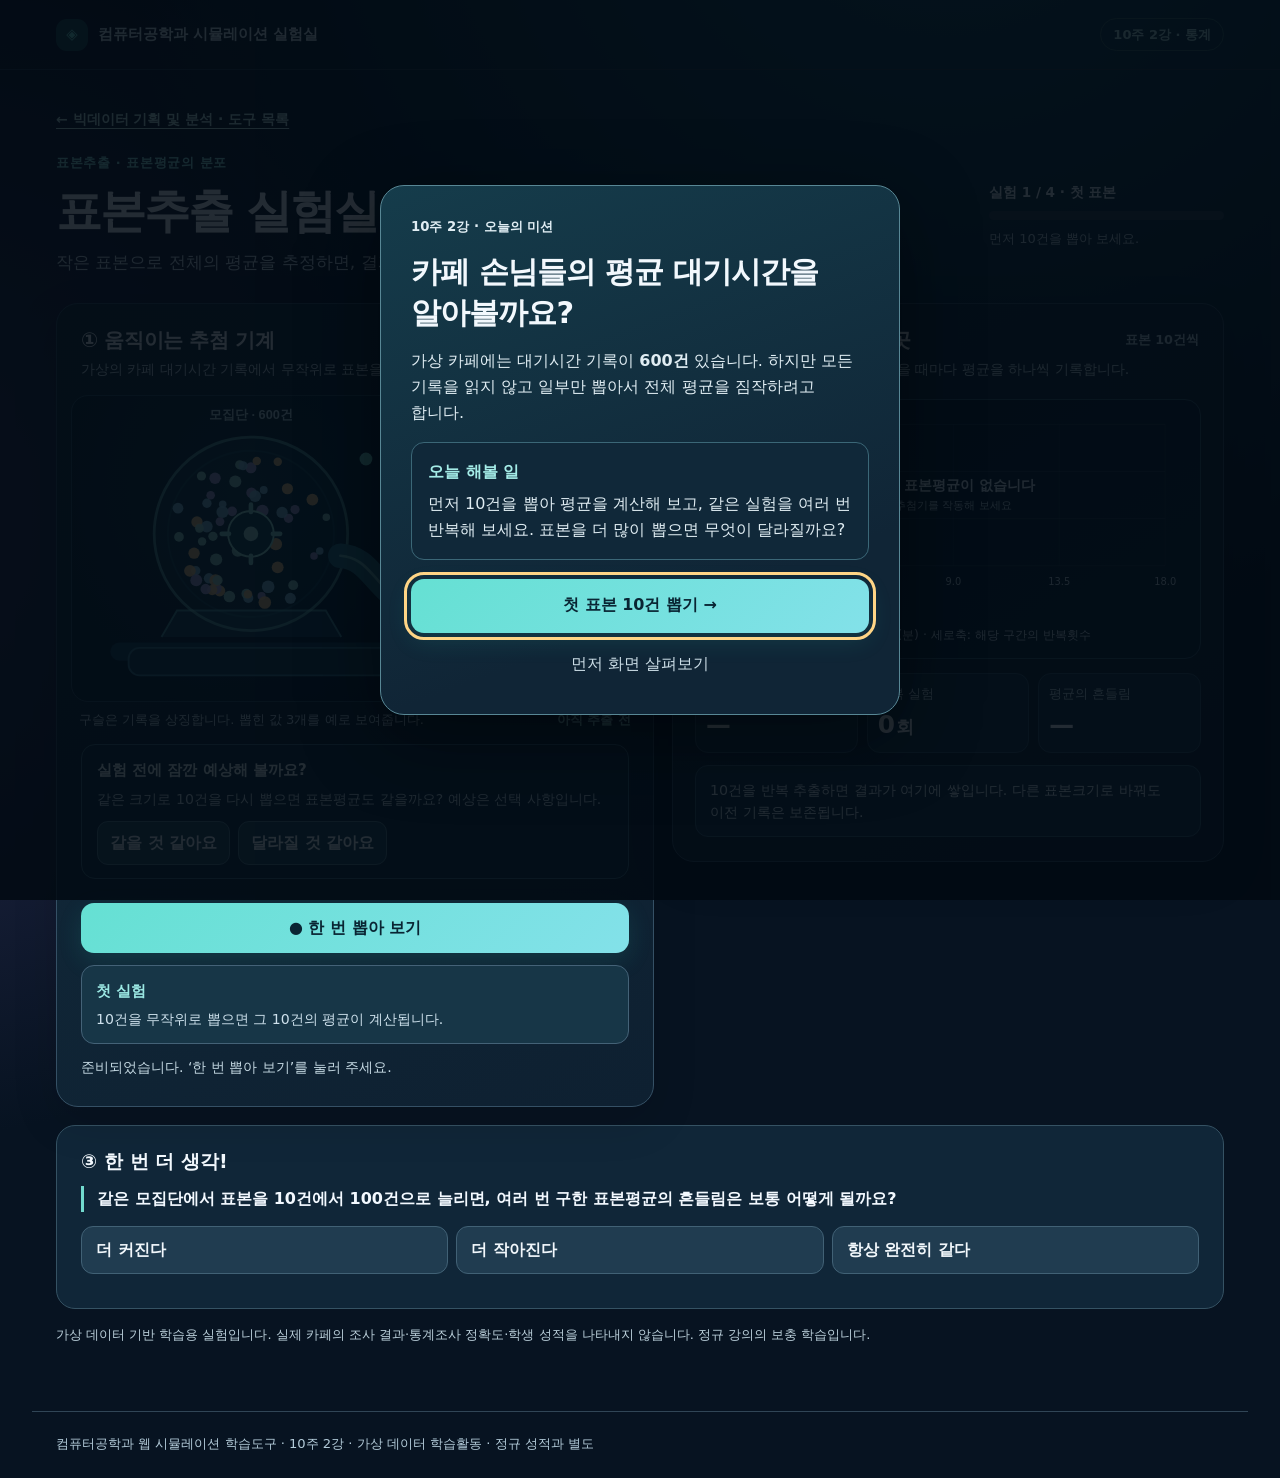
<file: tools/sampling-lab/index.html>
<!doctype html>
<html lang="ko">
<head><meta name="robots" content="noindex,nofollow">
<meta charset="utf-8" />
<meta name="viewport" content="width=device-width, initial-scale=1" />
<meta name="description" content="표본의 크기와 반복횟수를 바꾸며 표본평균의 분포를 살펴보는 교육용 시뮬레이션" />
<title>10-2 표본추출 실험실 | 컴퓨터공학과 웹 시뮬레이션</title>
<style>
:root {color-scheme:dark; --bg:#071321; --panel:#112638; --panel2:#142d40; --edge:#355065; --text:#f2f8fd; --muted:#bed4e1; --mint:#72e8d9; --sun:#ffd586; --violet:#b4a5ff; --warn:#ffcba0; --shadow:0 22px 80px #0006; }
*, *::before, *::after {box-sizing:border-box}
[hidden]{display:none!important}
html {scroll-behavior:smooth}
body {margin:0;min-width:290px; color:var(--text);background:radial-gradient(circle at 74% -13%,#194e64 0,transparent 44%),radial-gradient(circle at -8% 35%,#292a50 0,transparent 37%),var(--bg);font:16px/1.62 system-ui,-apple-system,"Malgun Gothic","Apple SD Gothic Neo",sans-serif;word-break:keep-all; overflow-wrap:break-word}
button,select {font:inherit}
button {cursor:pointer}
button:disabled {cursor:wait;opacity:.57}
a {color:inherit;text-decoration:none}
a:hover {text-decoration:underline;text-underline-offset:4px}
:focus-visible {outline:3px solid var(--sun);outline-offset:4px}
.sr-only {position:absolute;overflow:hidden;clip:rect(0,0,0,0);height:1px;width:1px;margin:-1px;padding:0;border:0;white-space:nowrap}
header {border-bottom:1px solid #273c4c}
.nav-inner,.wrap,.footer-inner {max-width:1216px;padding-left:24px;padding-right:24px;margin:0 auto}
.nav-inner {min-height:69px;display:flex;align-items:center;justify-content:space-between;gap:16px}
.brand {font-size:.93rem;font-weight:750;color:#d8e9f2;display:flex;gap:10px;align-items:center}
.brand-mark {width:32px;height:32px;border-radius:11px;display:grid;place-items:center;background:#1c5058;color:var(--mint)}
.nav-tag {font-weight:750;font-size:.84rem;color:#a9dbd8;border:1px solid #386565;border-radius:99px;padding:5px 12px}
.wrap {padding-top:31px;padding-bottom:65px}
.hero {display:flex;align-items:flex-end;justify-content:space-between;gap:25px;padding-bottom:26px}
.eyebrow {color:#8ee5df;font-weight:800;font-size:.8rem;letter-spacing:.05em;margin:0 0 9px}
h1 {font-size:clamp(2rem,3.6vw,3.05rem);line-height:1.22;letter-spacing:-.042em;margin:0 0 10px;font-weight:830}
.subheading {font-size:1.07rem;color:#cfdfeb;margin:0;max-width:680px}
.progress {min-width:235px;display:grid;gap:8px;align-self:center}
.progress-label {color:#e4eff5;font-size:.85rem;font-weight:750}
.progress-track {height:9px;background:#2b3f53;border-radius:30px;overflow:hidden}
.progress-fill {height:100%;width:0%;background:linear-gradient(90deg,#56cfc9,#8dcff1);border-radius:30px;transition:width .3s ease}
.progress-note {font-size:.78rem;color:#c0d2df}
.layout {display:grid;grid-template-columns:minmax(0,1.04fr) minmax(0,.96fr);gap:18px;align-items:start}
.panel {background:linear-gradient(150deg,#122c3c,#0e2031);border:1px solid var(--edge);border-radius:22px;box-shadow:0 14px 45px #0002;min-width:0}
.panel-head {padding:22px 24px 0;display:flex;align-items:center;justify-content:space-between;gap:10px}
.panel h2 {font-size:1.27rem;line-height:1.4;letter-spacing:-.02em;margin:0;font-weight:790}
.mini-label {font-weight:750;font-size:.8rem;color:#bbd4df}
.panel-sub {font-size:.88rem;color:#c4d8e2;margin:4px 24px 0}
.machine {padding:14px 14px 0;min-height:280px}
.machine-frame {border:1px solid #2d5060;border-radius:17px;background:radial-gradient(circle at 32% 30%,#20526755,transparent 54%),linear-gradient(158deg,#092130,#092033 63%,#0a1a27);overflow:hidden;position:relative}
.machine-frame svg {width:100%;height:auto;display:block}
.drum-glass {fill:#3aa2b5;fill-opacity:.12;stroke:#88e3dc;stroke-opacity:.55;stroke-width:3}
.cloud-spin {transform-origin:0 0}
.machine-frame.rolling .cloud-spin {animation:spin .9s linear infinite}
.machine-frame.rolling .gears {animation:spin 1.3s linear infinite;transform-origin:0 0}
.machine-frame.rolling .lamp {animation:blink .3s ease-in-out infinite alternate}
.draw-chip {animation:drop-chip .72s cubic-bezier(.16,.7,.22,1) both}
.machine-frame.quick .draw-chip {animation-duration:.24s}
@keyframes spin {to{transform:rotate(360deg)}}
@keyframes blink {to{opacity:.3}}
@keyframes drop-chip {0%{transform:translate(-162px,-112px) scale(.55);opacity:0}26%{opacity:1}75%{transform:translate(0,6px) scale(1.04)}100%{transform:translate(0,0) scale(1);opacity:1}}
.machine-caption {color:#c3d9e5;font-size:.82rem;padding:7px 8px 12px;display:flex;align-items:center;justify-content:space-between;gap:14px}
.machine-caption span:last-child {font-variant-numeric:tabular-nums;color:#98d9d3;font-weight:750}
.main-actions {padding:2px 24px 25px;display:grid;gap:12px}
.buttons {display:flex;flex-wrap:wrap;gap:10px}
.btn {min-height:50px;border-radius:13px;padding:10px 18px;border:1px solid #44647a;color:white;background:#244158;font-weight:750;line-height:1.3;display:inline-flex;align-items:center;justify-content:center;gap:9px}
.btn:hover:not(:disabled) {filter:brightness(1.12)}
.btn-primary {background:linear-gradient(135deg,#65e0d3,#83e1e9);color:#092533;border:0;box-shadow:0 8px 25px #28d5c320}
.btn-secondary {border-color:#648494;background:#203e50;color:#edf9fb}
.btn-ghost {background:transparent;color:#d4e7ef}
#run-one,#run-many {flex:1 1 150px}
.helper {font-size:.88rem;color:#c4d8e2;margin:0;min-height:25px}
.step {border:1px solid #446277;border-radius:13px;padding:13px 14px;background:#173647;color:#f2fafb;font-size:.94rem}
.step strong {color:#9ce9e4}
.step .hint {font-size:.88rem;color:#cee1ec;display:block;margin-top:4px}
.stage-tools {display:flex;align-items:center;justify-content:space-between;gap:10px;flex-wrap:wrap;background:#0c2432;border:1px solid #325164;padding:13px;border-radius:13px}
.stage-tools p {margin:0;font-weight:760;font-size:.93rem}
.segmented {display:flex;gap:4px;background:#122b40;padding:4px;border-radius:12px;border:1px solid #466779}
.segmented button {color:#c8e2eb;border:0;background:transparent;padding:8px 13px;border-radius:9px;min-width:50px;min-height:40px;font-weight:750;font-size:.96rem}
.segmented button[aria-pressed="true"] {background:#77d6ce;color:#08323b}
.results {padding:13px 22px 24px}
.hist-stage {border:1px solid #355a6c;border-radius:16px;background:linear-gradient(150deg,#0a1d2d,#0c2536);padding:10px 9px 2px;margin-top:5px}
.hist-stage svg {display:block;width:100%;height:auto}
.hist-desc {color:#cbdfea;font-size:.78rem;text-align:center;padding:2px 0 11px}
.stat-strip {display:grid;grid-template-columns:repeat(3,minmax(0,1fr));gap:9px;margin-top:14px}
.stat {padding:11px 10px;background:#173547;border:1px solid #35586b;border-radius:13px;min-width:0}
.stat-label {font-size:.76rem;color:#c1d9e6;display:block;line-height:1.4}
.stat strong {display:block;font-size:clamp(1.15rem,2.1vw,1.55rem);font-weight:800;line-height:1.25;margin-top:7px;letter-spacing:-.03em;font-variant-numeric:tabular-nums}
.stat .unit {font-size:.72em;font-weight:600;margin-left:2px}
.focus-note {padding:13px 14px;border-radius:13px;background:#18354a;border:1px solid #3d6175;color:#e5f4fa;margin-top:12px;font-size:.89rem;line-height:1.55}
.compare-wrap {margin-top:15px;padding-top:15px;border-top:1px solid #345166}
.compare-wrap h3 {font-size:1rem;margin:0 0 9px}
.compare-note {margin:0 0 12px;color:#c8dce7;font-size:.82rem}
.compare-row {display:grid;grid-template-columns:70px 1fr 94px;gap:9px;align-items:center;margin:8px 0;font-size:.86rem}
.compare-row .bar-track {background:#293f53;border-radius:99px;height:13px;overflow:hidden}
.compare-row .bar-fill {height:100%;background:linear-gradient(90deg,#67d9ce,#a3a0fb);border-radius:99px}
.compare-row span:last-child {text-align:right;font-variant-numeric:tabular-nums}
.small-block {border:1px solid #355263;border-radius:19px;padding:20px 24px;background:#102638;margin-top:18px}
.small-block h2 {font-size:1.2rem;margin:0 0 9px}
.small-block p {margin:0 0 10px;color:#ccdee8}
.question {border-left:3px solid #72dace;padding-left:13px;font-weight:750;color:#f3f9ff!important}
.choice-grid {display:flex;flex-wrap:wrap;gap:8px;margin:14px 0}
.choice {border-radius:12px;border:1px solid #416175;background:#203c50;padding:10px 14px;min-height:47px;color:#f1f7fb;text-align:left;flex:1 1 155px;font-weight:740}
.choice:hover {background:#2b5064}
#quiz-feedback {font-size:.91rem;color:#dbedf5;padding:12px;border-radius:11px;background:#224153}
.advanced {margin-top:16px;border:1px solid #426173;background:#112a3a;border-radius:15px;padding:14px 18px}
.advanced summary {font-weight:790;cursor:pointer;list-style:none;position:relative;padding-right:22px}
.advanced summary::after {content:'⌄';position:absolute;right:2px;color:var(--mint)}
.advanced[open] summary::after{content:'⌃'}
.advanced p {color:#cbdfea;margin:12px 0 10px;font-size:.9rem}
.advanced label {display:block;font-weight:740;font-size:.92rem;margin:10px 0 7px}
select {width:100%;min-height:49px;border:1px solid #567587;border-radius:11px;background:#193647;color:#f3fbfe;padding:9px 12px;font-size:1rem}
.note-list {margin:12px 0 0;padding-left:21px;color:#cadde7;font-size:.89rem}
.note-list li {margin:4px 0}
.footer-inner {border-top:1px solid #304556;color:#b3cbd9;padding-top:21px;padding-bottom:24px;font-size:.82rem}
.overlay {position:fixed;inset:0;z-index:12;background:#020a12db;display:grid;place-items:center;padding:17px;overflow-y:auto}
.dialog {width:min(520px,100%);max-height:calc(100dvh - 34px);overflow-y:auto;border-radius:24px;border:1px solid #588795;background:linear-gradient(160deg,#153c4b,#102536 74%);box-shadow:var(--shadow);padding:30px}
.dialog-eyebrow {font-weight:800;font-size:.83rem;color:var(--mint);margin:0 0 10px}
.dialog h2 {font-size:clamp(1.43rem,3vw,1.9rem);line-height:1.35;margin:0 0 15px;letter-spacing:-.03em}
.dialog p {color:#e0edf3;margin:0 0 13px}
.dialog .story {background:#102839;border:1px solid #3b6777;padding:16px;border-radius:13px;margin:16px 0 19px}
.dialog .story strong {color:#a4ece7}
.dialog .btn {width:100%;min-height:54px}
.dialog .skip {margin-top:11px;border:0;background:transparent;color:#cbdde6;min-height:40px;width:100%}
.note-under {font-size:.81rem;color:#bacfda}
#toast {position:fixed;bottom:22px;left:50%;transform:translateX(-50%);max-width:min(560px,calc(100vw - 30px));z-index:15;border:1px solid #74c9c1;background:#123b49;color:white;border-radius:14px;padding:13px 19px;box-shadow:var(--shadow);font-size:.92rem}
@media(max-width:970px){.layout {grid-template-columns:1fr}.progress {min-width:200px}.machine {max-width:740px;width:100%;margin:0 auto}.panel-head{padding-top:19px}}
@media(max-width:660px){.nav-inner,.wrap,.footer-inner{padding-left:16px;padding-right:16px}.nav-inner{min-height:62px}.brand{font-size:.82rem;gap:7px}.brand-mark{width:28px;height:28px}.nav-tag{font-size:.73rem;padding:4px 8px}.wrap{padding-top:23px}.hero{display:block}.hero h1{font-size:2.05rem}.subheading{font-size:.98rem}.progress{margin-top:18px;min-width:0}.layout{gap:13px}.panel{border-radius:16px}.panel-head{padding:17px 17px 0}.panel h2{font-size:1.16rem}.panel-sub{margin-left:17px;margin-right:17px}.machine{padding:12px 10px 0;min-height:0}.main-actions{padding:5px 16px 17px}.machine-caption{padding:4px 6px 10px;font-size:.74rem}.results{padding:9px 13px 18px}.hist-stage{padding:6px 3px 0}.stat-strip{gap:6px}.stat{padding:9px 7px}.stat-label{font-size:.71rem}.stat strong{font-size:1.17rem}.stage-tools{padding:11px}.segmented button{padding:7px 9px}.small-block{padding:18px 16px}.dialog{padding:22px 19px}.compare-row{grid-template-columns:61px 1fr 79px;gap:6px}.btn{font-size:.95rem}.note-list{font-size:.87rem}}
@media(max-width:355px){.machine-caption{display:block}.machine-caption span:last-child{display:block;margin-top:4px}.stat strong{font-size:1.05rem}.brand{font-size:.76rem}.nav-tag{display:none}}
@media(prefers-reduced-motion:reduce){html{scroll-behavior:auto}.cloud-spin,.machine-frame.rolling .cloud-spin,.machine-frame.rolling .gears,.machine-frame.rolling .lamp,.draw-chip{animation:none!important}.progress-fill{transition:none!important}}

/* v1.3 D1: the benchmark is only visible after learners have sampled. */
.prediction-strip{padding:13px 15px;border:1px solid #3f6b7d;background:#102d3f;border-radius:14px;margin-bottom:12px}
.prediction-strip strong{display:block;font-size:.94rem;margin-bottom:6px;color:#e7f7f9}
.prediction-strip p{margin:0 0 10px;font-size:.88rem;color:#cadee8}
.prediction-choices{display:flex;gap:8px;flex-wrap:wrap}
.prediction-choices button{border:1px solid #567e90;background:#214b5f;color:#effaff;border-radius:11px;min-height:42px;font-weight:750;padding:8px 12px}
.prediction-choices button[aria-pressed=true]{background:#a1eadd;color:#0a3440;border-color:#a1eadd}
.prediction-status{font-size:.83rem!important;margin:9px 0 0!important;color:#bce9dd!important}
.reveal-box{margin-top:13px;padding:15px 17px;background:#2c3e4c;border:1px solid #e1c68d;border-radius:14px}
.reveal-box h3{font-size:1rem;margin:0 0 7px;color:#ffe5ac}
.reveal-box p{margin:0 0 11px;color:#e1ebee;font-size:.9rem}
.reveal-box .btn{width:100%}
.truth-outcome{margin-top:14px;padding:15px;border-radius:14px;border:1px solid #c3a363;background:linear-gradient(135deg,#3b403f,#243b48)}
.truth-outcome strong{display:block;color:#ffe4aa;font-size:1.03rem;margin-bottom:6px}
.truth-outcome p{margin:0;color:#f1f5f1;font-size:.9rem;line-height:1.65}
@media(max-width:660px){.prediction-strip,.reveal-box,.truth-outcome{padding:13px}}
/* RC1: important supporting labels remain readable on narrow phones */
.nav-tag,.progress-note,.stat-label{font-size:13px}

/* D5: course navigation and mobile legibility, no model changes. */
.course-return{margin:0 0 14px;font-size:14px;font-weight:750;line-height:1.55}
.course-return a{color:#bfeae6;display:inline-flex;align-items:center;min-height:38px;padding:5px 0;text-decoration:underline;text-underline-offset:4px}
@media(max-width:660px){.machine-caption{font-size:.85rem;line-height:1.55}.stat-label{font-size:.8rem}}
</style>
</head>
<body>
<header><div class="nav-inner"><a class="brand" href="../../index.html"><span class="brand-mark" aria-hidden="true">◈</span>컴퓨터공학과 시뮬레이션 실험실</a><span class="nav-tag">10주 2강 · 통계</span></div></header>
<main class="wrap" id="lab-main">
<nav class="course-return" aria-label="교과목 도구 목록으로 돌아가기"><a href="../../courses/bigdata-planning-analysis/index.html">← 빅데이터 기획 및 분석 · 도구 목록</a></nav>
<section class="hero"><div><p class="eyebrow">표본추출 · 표본평균의 분포</p><h1>표본추출 실험실</h1><p class="subheading">작은 표본으로 전체의 평균을 추정하면, 결과가 매번 같을까요?</p></div><div class="progress" aria-label="미션 진행 상황"><span class="progress-label" id="progress-label">실험 1 / 3 · 첫 표본 뽑기</span><div class="progress-track"><div id="progress-fill" class="progress-fill"></div></div><span class="progress-note" id="progress-note">먼저 10건을 직접 뽑아 보세요.</span></div></section>
<div class="layout">
<section class="panel" aria-labelledby="machine-title">
  <div class="panel-head"><h2 id="machine-title">① 움직이는 추첨 기계</h2><span class="mini-label">전체 가상 기록 600건</span></div>
  <p class="panel-sub">가상의 카페 대기시간 기록에서 무작위로 표본을 뽑습니다.</p>
  <div class="machine"><div class="machine-frame" id="machine-frame">
    <svg viewBox="0 0 620 334" aria-label="원형 추첨기에서 대기시간을 나타내는 구슬이 뽑혀 오른쪽 수집함으로 이동하는 애니메이션" role="img">
    <defs>
      <linearGradient id="base-gradient" x1="0" x2="1"><stop stop-color="#285b68"/><stop offset="1" stop-color="#173746"/></linearGradient>
      <linearGradient id="tray-gradient" x1="0" y1="0" x2="0" y2="1"><stop stop-color="#256579"/><stop offset="1" stop-color="#173c4d"/></linearGradient>
    </defs>
    <path d="M52 280 H570" stroke="#17455a" stroke-width="20" stroke-linecap="round" />
    <rect x="62" y="276" width="490" height="30" rx="12" fill="#184052" stroke="#38788b" stroke-width="2" />
    <path d="M98 264 L115 235 L278 235 L295 264" fill="#19445a" stroke="#58acb2" stroke-opacity=".8" stroke-width="2" />
    <circle class="drum-glass" cx="196" cy="151" r="106"/><circle cx="196" cy="151" r="91" stroke="#4bb2bd" stroke-opacity=".16" stroke-width="2" fill="none"/>
    <g transform="translate(196 151)"><g id="population-dots" class="cloud-spin"></g></g>
    <g transform="translate(196 151)"><g class="gears"><circle r="25" fill="#18505f" stroke="#9beddf" stroke-width="2"/><circle r="8" fill="#a0e5dd"/><path d="M0 -24 V-32 M24 0 H32 M0 24 V32 M-24 0 H-32" stroke="#91e2d9" stroke-width="5" stroke-linecap="round"/></g></g>
    <path d="M294 175 C328 177 332 213 368 227" stroke="#2e7f93" fill="none" stroke-width="27" stroke-linecap="round"/>
    <path d="M294 175 C328 177 332 213 368 227" stroke="#98ebe2" fill="none" stroke-opacity=".7" stroke-width="3" stroke-linecap="round"/>
    <path d="M353 240 V276 H562 V237" fill="url(#tray-gradient)" stroke="#71dcd3" stroke-width="2" stroke-linejoin="round"/>
    <path d="M365 250 H550" stroke="#74b6c1" stroke-width="2" stroke-dasharray="7 6"/>
    <g id="sample-drops"></g>
    <rect x="354" y="279" width="208" height="30" rx="9" fill="#204c5d" stroke="#468d97"/><text x="458" y="299" font-family="sans-serif" font-size="13" font-weight="700" text-anchor="middle" fill="#d8f1f1">표본 수집함</text>
    <circle class="lamp" cx="322" cy="69" r="7" fill="#75e3d4"/><text x="340" y="73" font-family="sans-serif" font-size="14" fill="#b9dfde">무작위 추출</text>
    <text x="196" y="25" font-family="sans-serif" font-size="14" font-weight="700" text-anchor="middle" fill="#b5d6df">모집단 · 600건</text>
    </svg>
  </div><div class="machine-caption"><span>구슬은 기록을 상징합니다. 뽑힌 값 3개를 예로 보여줍니다.</span><span id="last-sample">아직 추출 전</span></div></div>
  <div class="main-actions">
    <div id="prediction-strip" class="prediction-strip">
      <strong>실험 전에 잠깐 예상해 볼까요?</strong>
      <p>같은 크기로 10건을 다시 뽑으면 표본평균도 같을까요? 예상은 선택 사항입니다.</p>
      <div class="prediction-choices" role="group" aria-label="표본평균 예측 선택"><button type="button" data-prediction="same" aria-pressed="false">같을 것 같아요</button><button type="button" data-prediction="different" aria-pressed="false">달라질 것 같아요</button></div>
      <p id="prediction-status" class="prediction-status" role="status" aria-live="polite" hidden></p>
    </div>
    <div id="size-tools" class="stage-tools" hidden><p>한 번에 몇 건을 뽑을까요?</p><div class="segmented" role="group" aria-label="표본 크기 선택"><button data-size="10" aria-pressed="true">10건</button><button data-size="30" aria-pressed="false">30건</button><button data-size="100" aria-pressed="false">100건</button></div></div>
    <div class="buttons"><button type="button" class="btn btn-primary" id="run-one">● 한 번 뽑아 보기</button><button type="button" class="btn btn-secondary" id="run-many" hidden>⟳ 50번 반복하기</button></div>
    <div id="step-explain" class="step"><strong>첫 실험</strong><span class="hint">10건을 무작위로 뽑으면 그 10건의 평균이 계산됩니다.</span></div>
    <p class="helper" id="action-status" role="status" aria-live="polite">준비되었습니다. ‘한 번 뽑아 보기’를 눌러 주세요.</p>
    <section class="reveal-box" id="reveal-box" hidden aria-labelledby="reveal-heading">
      <h3 id="reveal-heading">이제 전체 평균을 확인할 차례입니다</h3>
      <p>10건씩 여러 번 추출한 평균들이 어떻게 모였나요? 가상 전체 600건의 실제 평균과 비교해 보세요.</p>
      <button type="button" class="btn btn-primary" id="reveal-btn">🔎 전체 평균 공개하고 비교하기</button>
    </section>
  </div>
</section>
<section class="panel" aria-labelledby="hist-title">
  <div class="panel-head"><h2 id="hist-title">② 표본평균이 쌓이는 곳</h2><span class="mini-label" id="hist-badge">표본 10건씩</span></div>
  <p class="panel-sub">같은 크기의 표본을 반복해서 뽑을 때마다 평균을 하나씩 기록합니다.</p>
  <div class="results">
    <div class="hist-stage"><svg id="histogram" viewBox="0 0 640 280" role="img" aria-label="추출을 반복할 때마다 나타나는 표본평균의 히스토그램"></svg><div class="hist-desc">가로축: 표본평균(분) · 세로축: 해당 구간의 반복횟수</div></div>
    <div class="stat-strip"><div class="stat"><span class="stat-label">이번 표본의 평균</span><strong id="stat-latest">—</strong></div><div class="stat"><span class="stat-label">반복 실험</span><strong id="stat-count">0<span class="unit">회</span></strong></div><div class="stat"><span class="stat-label">평균의 흔들림</span><strong id="stat-spread">—</strong></div></div>
    <div class="focus-note" id="main-insight">표본을 한 번 뽑으면 평균이 하나 생깁니다. 여러 번 반복하면 평균들이 얼마나 흩어지는지 볼 수 있습니다.</div>
    <div class="truth-outcome" id="truth-outcome" role="status" aria-live="polite" hidden>
      <strong id="truth-number">전체 평균</strong>
      <p id="truth-explanation">표본평균들과 전체 평균을 비교해 보세요.</p>
    </div>
    <div class="compare-wrap" id="compare-wrap" hidden><h3>표본크기별 흔들림 비교</h3><p class="compare-note">같은 모집단에서 반복한 표본평균의 표준편차입니다. 두 번 이상 추출하면 표시됩니다.</p><div id="compare-bars"></div></div>
  </div>
</section>
</div>
<section class="small-block" id="question-card" aria-labelledby="question-title">
  <h2 id="question-title">③ 한 번 더 생각!</h2>
  <p class="question">같은 모집단에서 표본을 10건에서 100건으로 늘리면, 여러 번 구한 표본평균의 흔들림은 보통 어떻게 될까요?</p>
  <div class="choice-grid" role="group" aria-label="학습 확인 정답 선택"><button class="choice" data-answer="larger">더 커진다</button><button class="choice" data-answer="smaller">더 작아진다</button><button class="choice" data-answer="equal">항상 완전히 같다</button></div>
  <div id="quiz-feedback" role="status" aria-live="polite" hidden></div>
</section>
<details class="advanced" id="advanced" hidden><summary>심화 탐구 · 모집단 모양 바꾸기와 계산 원리</summary>
  <label for="population-kind">가상의 모집단 분포</label>
  <select id="population-kind"><option value="skewed">긴 대기시간이 드문 분포 (기본)</option><option value="normal">가운데 값이 많은 분포</option><option value="bimodal">두 그룹이 섞인 분포</option></select>
  <p>모집단 모양을 바꾸면 이전 반복 결과는 초기화됩니다. 새 데이터에서 다시 실험해 보세요.</p>
  <ul class="note-list"><li>모든 표본은 같은 가상의 모집단 600건에서 <strong>복원추출</strong>합니다. 따라서 같은 기록을 여러 번 뽑을 수 있습니다.</li><li>표본평균 = 뽑은 n개 값의 합 ÷ n. 가로축에는 매회 얻은 표본평균을 기록합니다.</li><li>표본평균의 이론적 표준오차는 모집단 표준편차를 σ라 할 때 σ / √n입니다. 표본크기 n을 늘리면 보통 줄어듭니다.</li><li>그림의 움직이는 구슬은 추출을 설명하기 위한 시각적 표현이며 실제 데이터를 물리적으로 떨어뜨려 표본추출하는 것은 아닙니다.</li><li>표본평균의 분포는 조건이 충족되고 표본크기가 충분할 때 정규분포에 가까워지는 경향이 있습니다. 모든 분포·모든 표본크기에 완벽한 종 모양이 보장되는 것은 아닙니다.</li></ul>
  <button type="button" class="btn btn-ghost" id="reset-lab" style="margin-top:12px">↻ 처음부터 다시 실험하기</button>
</details>
<p class="note-under" style="margin:16px 0 0">가상 데이터 기반 학습용 실험입니다. 실제 카페의 조사 결과·통계조사 정확도·학생 성적을 나타내지 않습니다. 정규 강의의 보충 학습입니다.</p>
</main>
<div class="footer-inner">컴퓨터공학과 웹 시뮬레이션 학습도구 · 10주 2강 · 가상 데이터 학습활동 · 정규 성적과 별도</div>
<div class="overlay" id="intro-overlay"><div class="dialog" role="dialog" aria-modal="true" aria-labelledby="dialog-title" aria-describedby="dialog-desc"><p class="dialog-eyebrow">10주 2강 · 오늘의 미션</p><h2 id="dialog-title">카페 손님들의 평균 대기시간을 알아볼까요?</h2><p id="dialog-desc">가상 카페에는 대기시간 기록이 <strong>600건</strong> 있습니다. 하지만 모든 기록을 읽지 않고 일부만 뽑아서 전체 평균을 짐작하려고 합니다.</p><div class="story"><strong>오늘 해볼 일</strong><p style="margin:6px 0 0">먼저 10건을 뽑아 평균을 계산해 보고, 같은 실험을 여러 번 반복해 보세요. 표본을 더 많이 뽑으면 무엇이 달라질까요?</p></div><button class="btn btn-primary" id="start-btn">첫 표본 10건 뽑기 →</button><button class="skip" id="look-btn">먼저 화면 살펴보기</button></div></div>
<div id="toast" role="status" aria-live="polite" hidden></div>
<script>
'use strict';
/*CORE_BEGIN*/
function mulberry32(seed) { let a=seed>>>0; return function(){a=(a+0x6D2B79F5)>>>0;let t=Math.imul(a^(a>>>15),1|a);t^=t+Math.imul(t^(t>>>7),61|t);return ((t^(t>>>14))>>>0)/4294967296;}; }
function mean(values){return values.reduce((a,b)=>a+b,0)/values.length;}
function stdev(values, sample=false){if(values.length<2&&sample)return null;const m=mean(values);return Math.sqrt(values.reduce((a,b)=>a+(b-m)**2,0)/(values.length-(sample?1:0)));}
function normalRandom(rng){const u=Math.max(1e-12,rng()),v=rng();return Math.sqrt(-2*Math.log(u))*Math.cos(2*Math.PI*v);}
function buildPopulation(kind){const rng=mulberry32(kind==='skewed'?100901:kind==='normal'?100902:100903);const list=[];for(let i=0;i<600;i++){let x;if(kind==='normal')x=12+3.3*normalRandom(rng);else if(kind==='bimodal')x=(rng()<.62?7+1.9*normalRandom(rng):20+2.9*normalRandom(rng));else x=2.8-5.7*Math.log(Math.max(1e-10,rng()));list.push(Math.round(Math.max(1,Math.min(52,x))*10)/10);}return list;}
function drawOne(population,size,rng){const picked=[];for(let i=0;i<size;i++)picked.push(population[Math.floor(rng()*population.length)]);return {picked,mean:mean(picked)};}
function getBounds(population){const m=mean(population),sd=stdev(population);const half=Math.max(2,5*sd/Math.sqrt(10));return {m,sd,min:Math.max(0,m-half),max:m+half};}
function histogramCounts(values,min,max,bins=24){const result=Array(bins).fill(0);for(const x of values){const i=Math.max(0,Math.min(bins-1,Math.floor((x-min)/(max-min)*bins)));result[i]++;}return result;}
/*CORE_END*/
const $=id=>document.getElementById(id);
const reducedMotion=window.matchMedia&&window.matchMedia('(prefers-reduced-motion: reduce)').matches;
const SIZES=[10,30,100];
const state={kind:'skewed',population:buildPopulation('skewed'),size:10,means:{10:[],30:[],100:[]},rng:mulberry32(200926),ready:false,busy:false,current:null,runIndex:0,truthRevealed:false,prediction:null};
const intro=$('intro-overlay'),machine=$('machine-frame'),hist=$('histogram');
const delay=ms=>new Promise(resolve=>setTimeout(resolve,ms));
function pretty(x,digits=1){return Number(x).toLocaleString('ko-KR',{maximumFractionDigits:digits,minimumFractionDigits:digits});}
function seedDots(){const rng=mulberry32(329819);const dots=[];for(let i=0;i<58;i++){const a=rng()*Math.PI*2,r=18+Math.sqrt(rng())*67;const colors=['#a1e9dc','#8bd0ef','#fbd18f','#b6b1ed'];dots.push(`<circle cx="${(Math.cos(a)*r).toFixed(1)}" cy="${(Math.sin(a)*r).toFixed(1)}" r="${(4+rng()*3).toFixed(1)}" fill="${colors[i%colors.length]}" fill-opacity=".89"/>`);} $('population-dots').innerHTML=dots.join('');}
function showPicked(picked,fast){const colors=['#80ddd0','#a7c6f8','#fbd68e'];$('sample-drops').innerHTML=picked.slice(0,3).map((v,i)=>`<g transform="translate(${399+i*54} ${254-i%2*6})"><g class="draw-chip" style="animation-delay:${fast?i*38:i*90}ms"><circle cx="0" cy="0" r="21" fill="${colors[i]}" stroke="#ebffff" stroke-opacity=".65" stroke-width="1.5"/><text text-anchor="middle" x="0" y="5" font-family="sans-serif" font-size="12.5" font-weight="750" fill="#0d2c3b">${Math.round(v)}</text></g></g>`).join('');}
function renderHistogram(){
  const rows=state.means[state.size],bounds=getBounds(state.population);
  // Stable rounded domain across sample sizes. Before reveal, tick marks do not numerically disclose the exact population mean.
  const m=bounds.m,min=Math.max(0,Math.floor(bounds.min/2)*2),max=Math.ceil(bounds.max/2)*2;
  const compact=window.innerWidth<=600;
  const vw=compact?360:640, vh=compact?238:280;
  const bins=compact?18:24;
  const counts=histogramCounts(rows,min,max,bins),most=Math.max(1,...counts);
  const LEFT=compact?35:48,TOP=compact?32:19,W=compact?296:558,H=compact?155:186,y0=TOP+H;
  hist.setAttribute('viewBox',`0 0 ${vw} ${vh}`);
  let parts=[`<defs><linearGradient id="barGradient" x1="0" x2="1"><stop stop-color="#5bdace"/><stop offset="1" stop-color="#93bffa"/></linearGradient></defs>`];
  const tickSteps=compact?2:4;
  for(let i=0;i<=tickSteps;i++){
    const x=LEFT+W*i/tickSteps;
    parts.push(`<line x1="${x}" y1="${TOP}" x2="${x}" y2="${y0}" stroke="#62839a" stroke-opacity=".18"/>`);
    parts.push(`<text x="${x}" y="${y0+25}" fill="#c3d6e2" font-size="${compact?14:13}" text-anchor="middle">${(min+(max-min)*i/tickSteps).toFixed(1)}</text>`);
  }
  for(let i=0;i<4;i++){
    const y=TOP+(H*i/3);
    parts.push(`<line x1="${LEFT}" x2="${LEFT+W}" y1="${y}" y2="${y}" stroke="#7190a6" stroke-opacity=".25"/>`);
    if(i===0||i===3||(!compact&&i===2)){
      parts.push(`<text x="${LEFT-8}" y="${y+4}" fill="#bcd3e0" font-size="${compact?12:12}" text-anchor="end">${Math.round(most*(3-i)/3)}</text>`);
    }
  }
  const barW=W/bins;
  counts.forEach((c,i)=>{
    if(!c)return;
    const bh=c/most*(H-6),x=LEFT+i*barW+1,y=y0-bh;
    parts.push(`<rect x="${x.toFixed(2)}" y="${y.toFixed(2)}" width="${(barW-2).toFixed(2)}" height="${bh.toFixed(2)}" rx="2" fill="url(#barGradient)" opacity=".92"/>`);
  });
  const mx=LEFT+W*(m-min)/(max-min);
  const labelW=compact?142:170;
  const center=Math.max(LEFT+labelW/2,Math.min(LEFT+W-labelW/2,mx));
  // Never reveal the true population mean through visible marks before students draw repeatedly.
  if(state.truthRevealed){
    parts.push(`<line x1="${mx}" y1="${TOP-3}" x2="${mx}" y2="${y0+4}" stroke="#ffd28a" stroke-width="2.4" stroke-dasharray="6 5"/>`);
    parts.push(`<rect x="${center-labelW/2}" y="${compact?2:0}" width="${labelW}" height="${compact?26:25}" rx="7" fill="#594a3d"/>`);
    parts.push(`<text x="${center}" y="${compact?20:17}" fill="#fff0c9" font-size="${compact?14:12.5}" text-anchor="middle" font-weight="700">전체 평균 ${pretty(m)}분</text>`);
  }
  if(!rows.length){
    parts.push(`<text x="${LEFT+W/2}" y="${TOP+H/2-7}" text-anchor="middle" fill="#ddebf4" font-size="${compact?17:19}" font-weight="750">아직 표본평균이 없습니다</text>`);
    parts.push(`<text x="${LEFT+W/2}" y="${TOP+H/2+19}" text-anchor="middle" fill="#bcd2df" font-size="14">추첨기를 작동해 보세요</text>`);
  }else if(rows.length<3 && !compact){
    parts.push(`<text x="${LEFT+W/2}" y="${y0+51}" text-anchor="middle" fill="#a9c2d0" font-size="12">여러 번 반복해야 분포의 모양을 볼 수 있습니다</text>`);
  }
  hist.innerHTML=parts.join('');
  const sd=rows.length>1?stdev(rows,true):null;
  hist.setAttribute('aria-label',`표본 ${state.size}건씩 ${rows.length}번 뽑은 표본평균 분포. ${state.truthRevealed?`모집단 실제 평균 ${pretty(m)}분.`:'모집단 실제 평균은 아직 공개되지 않았습니다.'} ${sd===null?'아직 표본평균의 변동성 계산 불가':`표본평균의 표준편차 ${pretty(sd,2)}분`}`);
  $('stat-latest').innerHTML=rows.length?`${pretty(rows[rows.length-1])}<span class="unit">분</span>`:'—';
  $('stat-count').innerHTML=`${rows.length}<span class="unit">회</span>`;
  $('stat-spread').innerHTML=sd===null?'—':`${pretty(sd,2)}<span class="unit">분</span>`;
  $('hist-badge').textContent=`표본 ${state.size}건씩`;
  if(!rows.length){$('main-insight').textContent=`${state.size}건을 반복 추출하면 결과가 여기에 쌓입니다. 다른 표본크기로 바꿔도 이전 기록은 보존됩니다.`;}
  else if(rows.length===1){$('main-insight').textContent=`한 번 뽑은 평균은 ${pretty(rows[0])}분입니다. 하지만 이 한 번의 결과만으로 전체를 정확히 안다고 할 수는 없습니다.`;}
  else{$('main-insight').textContent=`${state.size}건씩 ${rows.length}번 뽑은 결과입니다. 표본평균들의 퍼짐 정도를 다른 표본크기와 비교해 보세요.`;}
  renderCompare();renderProgress();
}
function renderCompare(){const html=SIZES.map(n=>{const arr=state.means[n],dev=arr.length>=2?stdev(arr,true):null,bar=dev===null?0:Math.min(100,dev/(getBounds(state.population).sd/Math.sqrt(10))*85);return `<div class="compare-row"><strong>${n}건</strong><div class="bar-track"><div class="bar-fill" style="width:${bar.toFixed(1)}%"></div></div><span>${dev===null?'반복 필요':`${pretty(dev,2)}분`}</span></div>`;}).join('');$('compare-bars').innerHTML=html;}
function renderProgress(){
 const a=state.means[10].length,b=state.means[100].length;
 const step=a===0?0:!state.truthRevealed?(a<50?1:2):(b<30?3:4);
 const labels=['실험 1 / 4 · 첫 표본','실험 2 / 4 · 반복 추출','실험 3 / 4 · 전체 평균 공개','실험 4 / 4 · 표본크기 비교','실험 완료 · 결과 설명'];
 const guide=['먼저 10건을 뽑아 보세요.','50회 정도 반복해서 표본평균들이 모이는 모습을 관찰하세요.','참평균을 공개하고 추정 결과와 비교하세요.','100건을 선택해 반복하면 어떻게 달라지는지 확인하세요.','표본의 크기와 흔들림의 관계를 설명해 보세요.'];
 $('progress-label').textContent=labels[step];$('progress-fill').style.width=(step*25)+'%';$('progress-note').textContent=guide[step];
}
function setSize(n){if(state.busy||!state.truthRevealed)return;state.size=n;document.querySelectorAll('[data-size]').forEach(b=>b.setAttribute('aria-pressed',String(Number(b.dataset.size)===n)));renderHistogram();$('action-status').textContent=`한 번에 ${n}건을 뽑습니다. 이전에 뽑은 결과는 다른 표본크기 기록에 남아 있습니다.`;}
function unlock(){
 if(state.ready)return;
 state.ready=true;
 $('run-many').hidden=false;
 $('step-explain').innerHTML='<strong>이제 반복해 보세요</strong><span class="hint">표본을 50번 더 뽑아 평균들이 얼마나 달라지는지 확인하세요. 그 뒤 전체 평균을 공개할 수 있습니다.</span>';
}
function syncReveal(){
 if(state.means[10].length>=50&&!state.truthRevealed){$('reveal-box').hidden=false;}
 if(state.truthRevealed){
   $('reveal-box').hidden=true;$('size-tools').hidden=false;$('advanced').hidden=false;$('compare-wrap').hidden=false;
 }
}
function revealTruth(){
 if(state.truthRevealed||state.busy||state.means[10].length<50)return;
 state.truthRevealed=true;
 const populationMean=mean(state.population);
 const predicted=state.prediction===null?'예상을 선택하지 않았더라도':`처음에 ‘${state.prediction==='different'?'달라질 것이다':'같을 것이다'}’라고 예상했습니다.`;
 $('truth-number').textContent=`가상 전체 600건의 실제 평균: ${pretty(populationMean)}분`;
 $('truth-explanation').textContent=`${predicted} 이제 추출을 반복한 표본평균들이 이 값을 중심으로 어떻게 모이는지 살펴보세요. 한 번의 표본이 항상 참평균에 더 가깝다는 뜻은 아닙니다.`;
 $('truth-outcome').hidden=false;$('prediction-strip').hidden=true;syncReveal();renderHistogram();
 $('step-explain').innerHTML='<strong>다음 실험</strong><span class="hint">표본크기를 100건으로 바꾸어 50회 반복하고, 10건일 때와 분포의 너비를 비교하세요.</span>';
 $('action-status').textContent='전체 평균을 확인했습니다. 표본크기를 바꿔 다시 실험해 보세요.';
 $('truth-outcome').scrollIntoView({block:'nearest',behavior:reducedMotion?'auto':'smooth'});
}
function setBusy(flag){state.busy=flag;[...document.querySelectorAll('button[data-size]'),$('run-one'),$('run-many'),$('reveal-btn'),$('reset-lab'),$('start-btn')].forEach(b=>{if(b)b.disabled=flag});machine.classList.toggle('rolling',flag);}
let toastTimer=null;
function setToast(message){clearTimeout(toastTimer);$('toast').textContent=message;$('toast').hidden=false;toastTimer=setTimeout(hideToast,3800);}
function hideToast(){clearTimeout(toastTimer);$('toast').hidden=true;}
async function runTrials(count){
 if(state.busy)return;
 hideToast();setBusy(true);machine.classList.toggle('quick',count>1);
 let last=null;
 for(let i=0;i<count;i++){
   const trial=drawOne(state.population,state.size,state.rng);
   last=trial;
   showPicked(trial.picked,count>1);
   if(count===1){
     $('action-status').textContent='구슬이 수집함으로 움직이는 동안 표본을 추출하고 있습니다.';
     await delay(reducedMotion?40:780);
   }else{
     if(i%5===0)$('action-status').textContent=`${state.size}건씩 반복 추출하는 중 · ${i+1} / ${count}회`;
     await delay(reducedMotion?0:27);
   }
   state.means[state.size].push(trial.mean);
   state.runIndex++;
   if(i===0||i===count-1||i%4===0)renderHistogram();
 }
 $('last-sample').textContent=last?`이번 평균 ${pretty(last.mean)}분`:'아직 추출 전';
 setBusy(false);machine.classList.remove('quick');unlock();syncReveal();renderHistogram();
 $('action-status').textContent=`완료! ${state.size}건짜리 표본평균이 총 ${state.means[state.size].length}개 쌓였습니다.`;
 if(state.means[10].length>=30&&state.means[100].length>=30){setToast('두 표본크기의 결과가 쌓였습니다. 아래에서 흔들림을 비교해 보세요.');}
 else if(state.means[10].length>=50&&!state.truthRevealed){$('action-status').textContent='반복 추출이 끝났습니다. 이제 아래 버튼으로 전체 평균을 공개해 보세요.';}
 else if(state.truthRevealed&&state.means[10].length>=30&&state.means[100].length===0){setToast('100건으로 표본크기를 바꿔 반복해 보세요.');}
}
function closeIntro(start=false){intro.hidden=true;$('lab-main').inert=false;document.querySelector('header').inert=false;document.body.style.overflow='';$('run-one').focus();if(start)runTrials(1);}
function resetLab(kind=state.kind){
 if(state.busy)return;
 state.kind=kind;state.population=buildPopulation(kind);state.means={10:[],30:[],100:[]};state.size=10;
 state.truthRevealed=false;state.prediction=null;state.ready=false;
 state.rng=mulberry32(200926+ ++state.runIndex*31);
 $('sample-drops').innerHTML='';$('last-sample').textContent='아직 추출 전';$('population-kind').value=kind;
 document.querySelectorAll('[data-size]').forEach(b=>b.setAttribute('aria-pressed',String(Number(b.dataset.size)===10)));
 document.querySelectorAll('[data-prediction]').forEach(b=>b.setAttribute('aria-pressed','false'));
 $('prediction-strip').hidden=false;$('prediction-status').hidden=true;$('reveal-box').hidden=true;$('truth-outcome').hidden=true;
 $('size-tools').hidden=true;$('advanced').hidden=true;$('compare-wrap').hidden=true;$('run-many').hidden=true;
 $('step-explain').innerHTML='<strong>첫 실험</strong><span class="hint">10건을 무작위로 뽑아 표본평균을 확인해 보세요.</span>';
 renderHistogram();$('quiz-feedback').hidden=true;
 $('action-status').textContent='새 모집단을 선택했습니다. 전체 평균은 아직 숨겨져 있습니다.';hideToast();
}
function start(){seedDots();renderHistogram();window.addEventListener('resize',renderHistogram);$('start-btn').addEventListener('click',()=>closeIntro(true));$('look-btn').addEventListener('click',()=>closeIntro(false));$('run-one').addEventListener('click',()=>runTrials(1));$('run-many').addEventListener('click',()=>runTrials(50));$('reveal-btn').addEventListener('click',revealTruth);document.querySelectorAll('[data-prediction]').forEach(b=>b.addEventListener('click',()=>{state.prediction=b.dataset.prediction;document.querySelectorAll('[data-prediction]').forEach(x=>x.setAttribute('aria-pressed',String(x===b)));$('prediction-status').textContent='예상해 두었습니다. 실험 후 실제 분포와 비교해 보세요.';$('prediction-status').hidden=false;}));document.querySelectorAll('[data-size]').forEach(b=>b.addEventListener('click',()=>setSize(Number(b.dataset.size))));$('population-kind').addEventListener('change',e=>resetLab(e.target.value));$('reset-lab').addEventListener('click',()=>resetLab());document.querySelectorAll('[data-answer]').forEach(b=>b.addEventListener('click',()=>{const answer=b.dataset.answer;const ok=answer==='smaller';$('quiz-feedback').hidden=false;$('quiz-feedback').textContent=ok?'맞습니다. 모집단이 같고 독립적인 표본추출이라면 표본크기가 커질수록 표본평균의 표준오차는 대체로 작아집니다. 그래도 한 번의 표본이 정확하다고 보장되지는 않습니다.':'다시 생각해 보세요. 표본크기를 늘리면 한 번의 평균이 여러 관측값에 기반하므로, 반복해서 구한 표본평균의 흔들림은 대체로 작아집니다. (다만 무조건 같은 값이 되지는 않습니다.)';}));document.addEventListener('keydown',e=>{if(e.key==='Escape'&&!intro.hidden)closeIntro(false);});$('lab-main').inert=true;document.querySelector('header').inert=true;document.body.style.overflow='hidden';$('start-btn').focus();}
start();
</script>

<script id="rc1-modal-keyboard-guard">
/* RC1 accessibility: custom modal isolates focus; does not change simulation models. */
(() => {
  'use strict';
  const root = document.getElementById("intro-overlay");
  if (!root) return;
  const dialog = root.querySelector('[role="dialog"]') || root;
  const background = [...document.querySelectorAll('body > header, body > main, body > footer, .page')];
  let previouslyOpen = false;
  const isOpen = () => !root.hidden && !!root.getClientRects().length && getComputedStyle(root).visibility !== 'hidden';
  function choices(){
    return [...dialog.querySelectorAll('button, a[href], input, select, textarea, [tabindex]')].filter(el =>
      !el.disabled && !el.hidden && el.tabIndex >= 0 && el.getClientRects().length && getComputedStyle(el).visibility !== 'hidden');
  }
  function update(){
    const open = isOpen();
    background.forEach(el => {el.inert = open});
    if(open && !dialog.contains(document.activeElement)) choices()[0]?.focus({preventScroll:true});
    if(!open && previouslyOpen && (dialog.contains(document.activeElement) || document.activeElement === document.body)) {
      const intended = document.querySelector("#run-one");
      if (intended && !intended.disabled && intended.getClientRects().length) intended.focus({preventScroll:true});
      else {const main = document.querySelector('main'); if (main) {main.tabIndex=-1; main.focus({preventScroll:true})}}
    }
    previouslyOpen = open;
  }
  root.addEventListener('keydown',event => {
    if(event.key !== 'Tab' || !isOpen()) return;
    const els=choices(); if(!els.length) return;
    const index=els.indexOf(document.activeElement);
    const next=event.shiftKey ? (index <= 0 ? els[els.length-1] : els[index-1])
      : (index < 0 || index === els.length-1 ? els[0] : els[index+1]);
    event.preventDefault(); next.focus({preventScroll:true});
  });
  new MutationObserver(update).observe(root,{attributes:true,attributeFilter:['hidden','class','style']});
  update();
})();
</script>
</body>
</html>
</file>
<file: assets/site.css>
/* Student-facing hub only; simulation-specific UI remains untouched. */
:root{color-scheme:dark;--bg:#08131f;--surface:#112536;--edge:#324a5d;--text:#f0f6fb;--muted:#bad0df;--teal:#8ddedb;--violet:#d6c5ff;--focus:#f7ce81}
*{box-sizing:border-box}html{scroll-behavior:smooth}body{margin:0;min-height:100vh;background:radial-gradient(ellipse 75% 30% at 80% 0%,#16394f99,transparent),var(--bg);color:var(--text);font:16px/1.65 system-ui,-apple-system,'Malgun Gothic','Apple SD Gothic Neo',sans-serif;word-break:keep-all;overflow-wrap:break-word}a{color:inherit;text-decoration:none}a:focus-visible{outline:3px solid var(--focus);outline-offset:5px}a:hover{text-decoration:none}.sr-only{position:absolute;width:1px;height:1px;padding:0;margin:-1px;overflow:hidden;clip:rect(0 0 0 0);white-space:nowrap;border:0}
header{border-bottom:1px solid #263d51}.header-inner,.shell,.footer-inner{max-width:1100px;margin:0 auto;padding-left:24px;padding-right:24px}.header-inner{height:76px;display:flex;align-items:center;justify-content:space-between;gap:16px}.logo{display:flex;align-items:center;gap:12px;font-weight:800;font-size:1rem;letter-spacing:-.025em}.logo-symbol{display:grid;place-items:center;width:38px;height:38px;border-radius:13px;background:#174051;color:#a5eef1;flex-shrink:0}.top-nav{display:flex;gap:23px;align-items:center;font-size:.92rem;color:var(--muted)}.top-nav a:hover,.crumb a:hover{color:white;text-decoration:underline;text-underline-offset:4px}
.shell{padding-top:48px;padding-bottom:86px}.hero{max-width:820px;padding:16px 0 45px}.eyebrow{color:#9de4e1;font-size:.82rem;font-weight:800;letter-spacing:.04em;margin:0 0 13px}.hero h1{font-size:clamp(2.45rem,5vw,4rem);letter-spacing:-.052em;line-height:1.23;margin:0 0 21px;font-weight:800}.hero p{font-size:1.08rem;line-height:1.7;color:var(--muted);margin:0;max-width:750px}.section-heading{display:flex;justify-content:space-between;align-items:end;gap:12px;margin-bottom:19px}.section-heading h2{font-size:1.55rem;line-height:1.35;margin:0;font-weight:800;letter-spacing:-.025em}.section-sub{margin:0;color:var(--muted);font-size:.95rem}
.course-grid,.tool-grid{display:grid;grid-template-columns:repeat(2,minmax(0,1fr));gap:18px}.course-card,.tool-card{display:flex;flex-direction:column;background:#102637;border:1px solid var(--edge);border-radius:22px;padding:30px;min-height:246px;transition:border-color .15s ease,transform .15s ease}.course-card:hover,.tool-card:hover{border-color:#6aa6ba;transform:translateY(-2px)}.course-card.creative{background:linear-gradient(150deg,#22243b,#132337 78%)}.course-card.bigdata{background:linear-gradient(145deg,#143b42,#112637 78%)}.course-number{font-size:.87rem;font-weight:700;color:#c2d9e7}.course-card h3{margin:20px 0 8px;font-size:1.68rem;line-height:1.25;letter-spacing:-.04em}.course-card p{font-size:1rem;color:#d0e2ec;margin:0;line-height:1.65;flex:1}.course-bottom,.tool-bottom{margin-top:32px;display:flex;gap:12px;justify-content:space-between;align-items:end;font-size:.9rem;color:#c5d9e5}.course-cta,.tool-bottom>span:first-child{color:#b9f4ee;font-weight:800;white-space:nowrap}.course-cta span,.tool-arrow{font-size:1.25rem;margin-left:5px}
.crumb{margin:-17px 0 38px;font-size:.9rem;color:#b9cad8}.crumb span{color:#eaf7fa}.course-hero{padding:0 0 28px}.course-hero h1{font-size:clamp(2.1rem,4.2vw,3rem)}.course-hero p{font-size:1.04rem}.tool-grid{margin-top:20px}.tool-card{min-height:245px;padding:25px;border-radius:19px}.tool-top{display:flex;align-items:center;justify-content:space-between;gap:12px;color:#cbe0eb;font-size:.83rem}.week{font-weight:800;color:#a3eeee}.tool-type{color:#c7d5de;text-align:right}.tool-card h3{font-size:1.35rem;letter-spacing:-.03em;line-height:1.35;margin:23px 0 10px}.tool-card p{flex:1;color:#cfdee8;font-size:1rem;margin:0;line-height:1.6}.tool-bottom{margin-top:25px;align-items:center}.tip{border:1px solid var(--edge);background:#102434;border-radius:15px;padding:21px 24px;color:#d0e2ec;font-size:.95rem;line-height:1.7;margin-top:28px}.tip strong{color:white}.bottom-nav{margin:30px 0 0;font-weight:750;color:#b4e7e5;font-size:.97rem;display:inline-block}.bottom-nav:hover{text-decoration:underline;text-underline-offset:4px}.footer-inner{border-top:1px solid #2e4353;color:#b2c9d9;padding-top:24px;padding-bottom:30px;font-size:.85rem}
@media(max-width:740px){.header-inner,.shell,.footer-inner{padding-left:18px;padding-right:18px}.header-inner{height:65px}.logo{font-size:.91rem;gap:8px}.logo-symbol{width:34px;height:34px}.top-nav{gap:12px;font-size:.86rem}.shell{padding-top:30px;padding-bottom:56px}.hero{padding-bottom:32px}.hero h1{font-size:2.38rem}.hero p{font-size:1rem}.section-heading{align-items:start;flex-direction:column;gap:4px}.course-grid,.tool-grid{grid-template-columns:1fr;gap:13px}.course-card,.tool-card{padding:23px;min-height:215px}.course-card h3{font-size:1.48rem;margin-top:15px}.tool-card h3{font-size:1.28rem;margin-top:15px}.course-bottom,.tool-bottom{margin-top:22px}.crumb{margin:0 0 27px}.course-hero{padding-bottom:17px}.tip{padding:18px}}
@media(max-width:370px){.logo{font-size:.83rem}.top-nav{font-size:.8rem}.hero h1{font-size:2.16rem}.course-bottom,.tool-bottom{font-size:.82rem}}
@media(prefers-reduced-motion:reduce){*,*:before,*:after{transition:none!important;scroll-behavior:auto!important}}
</file>
